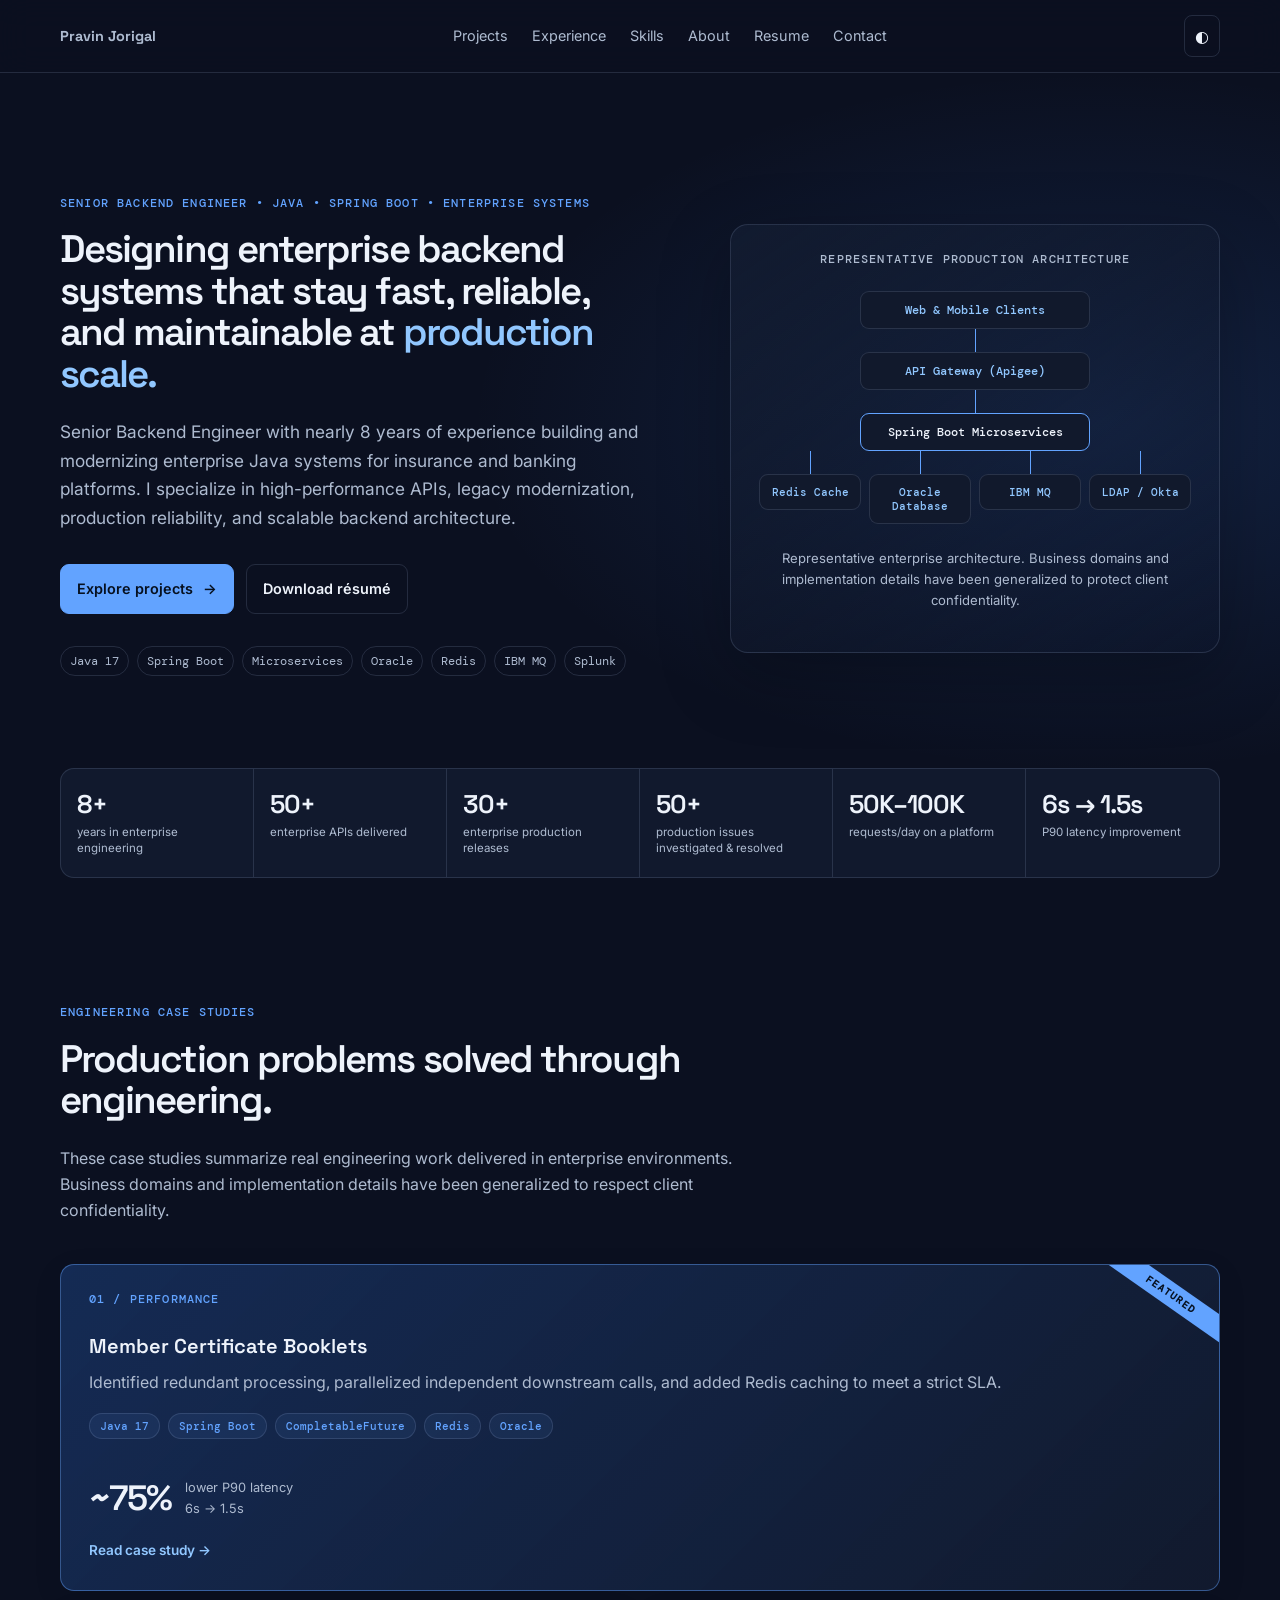
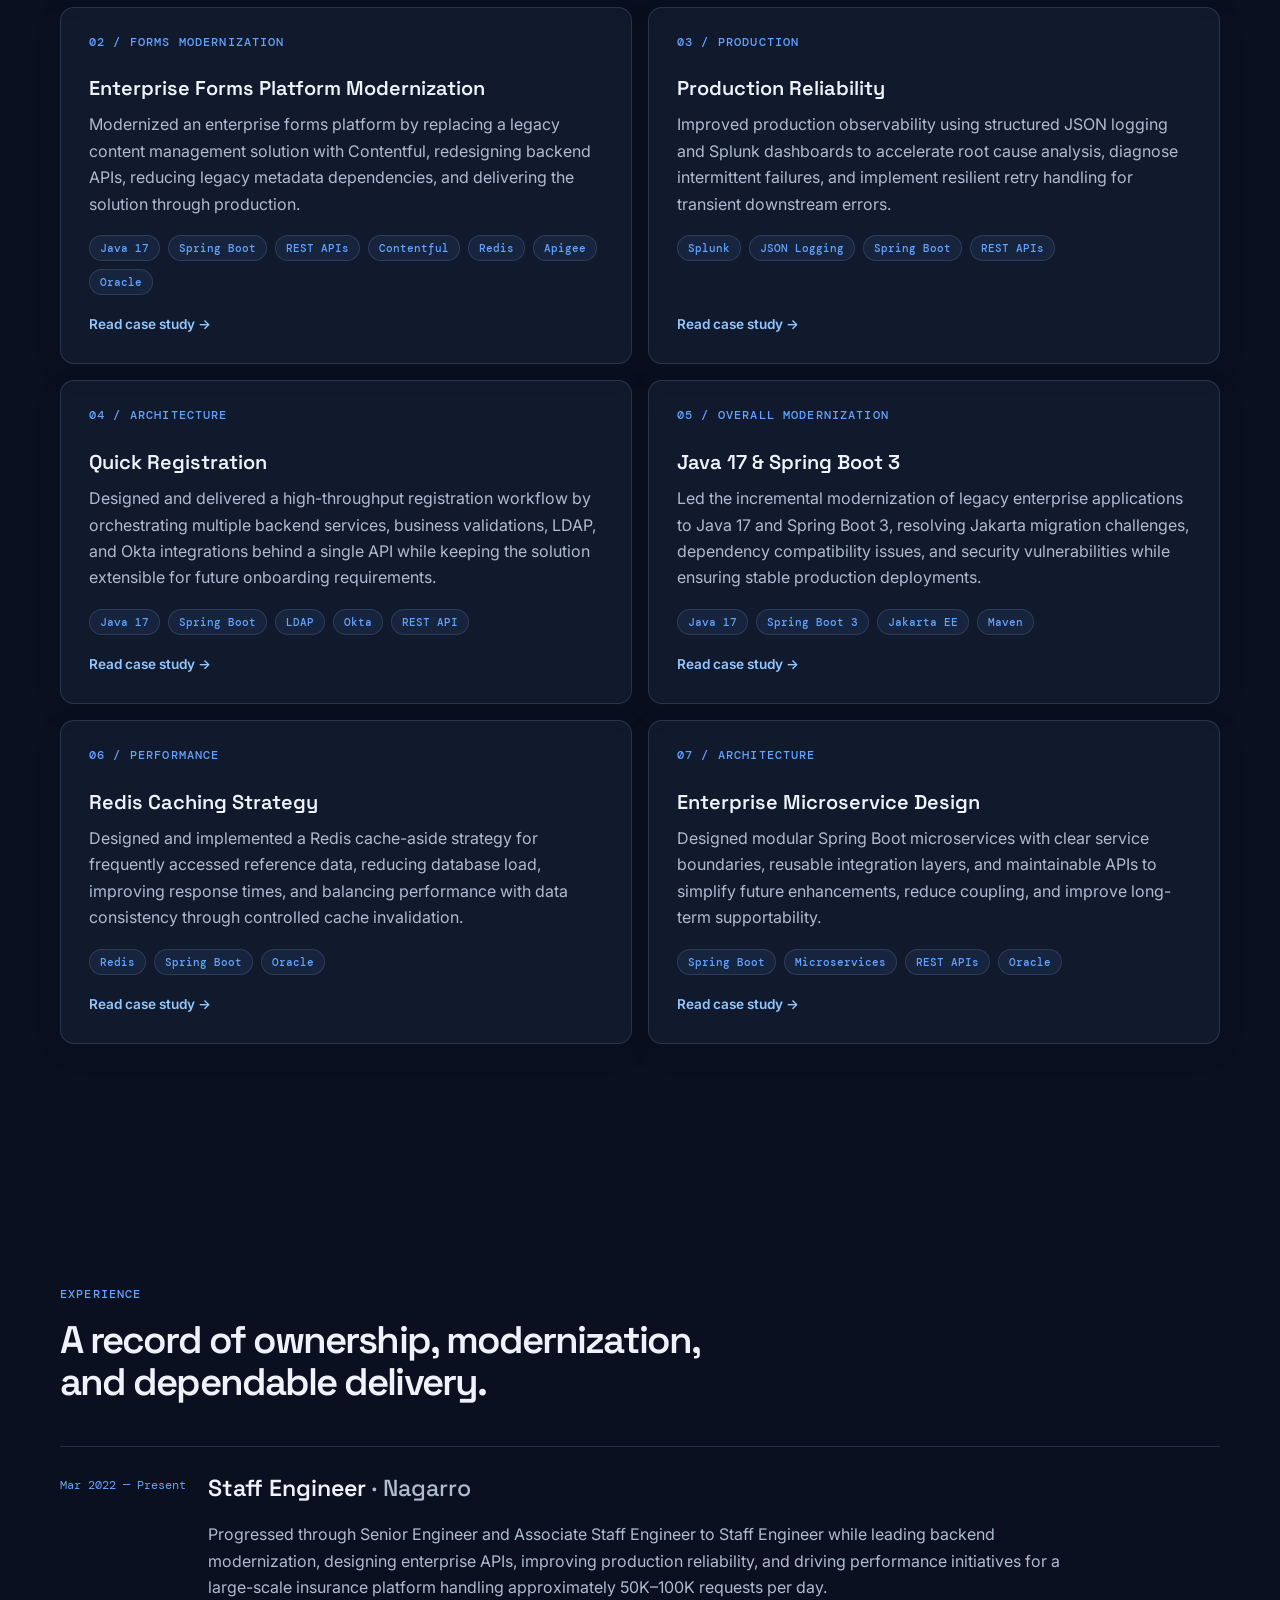
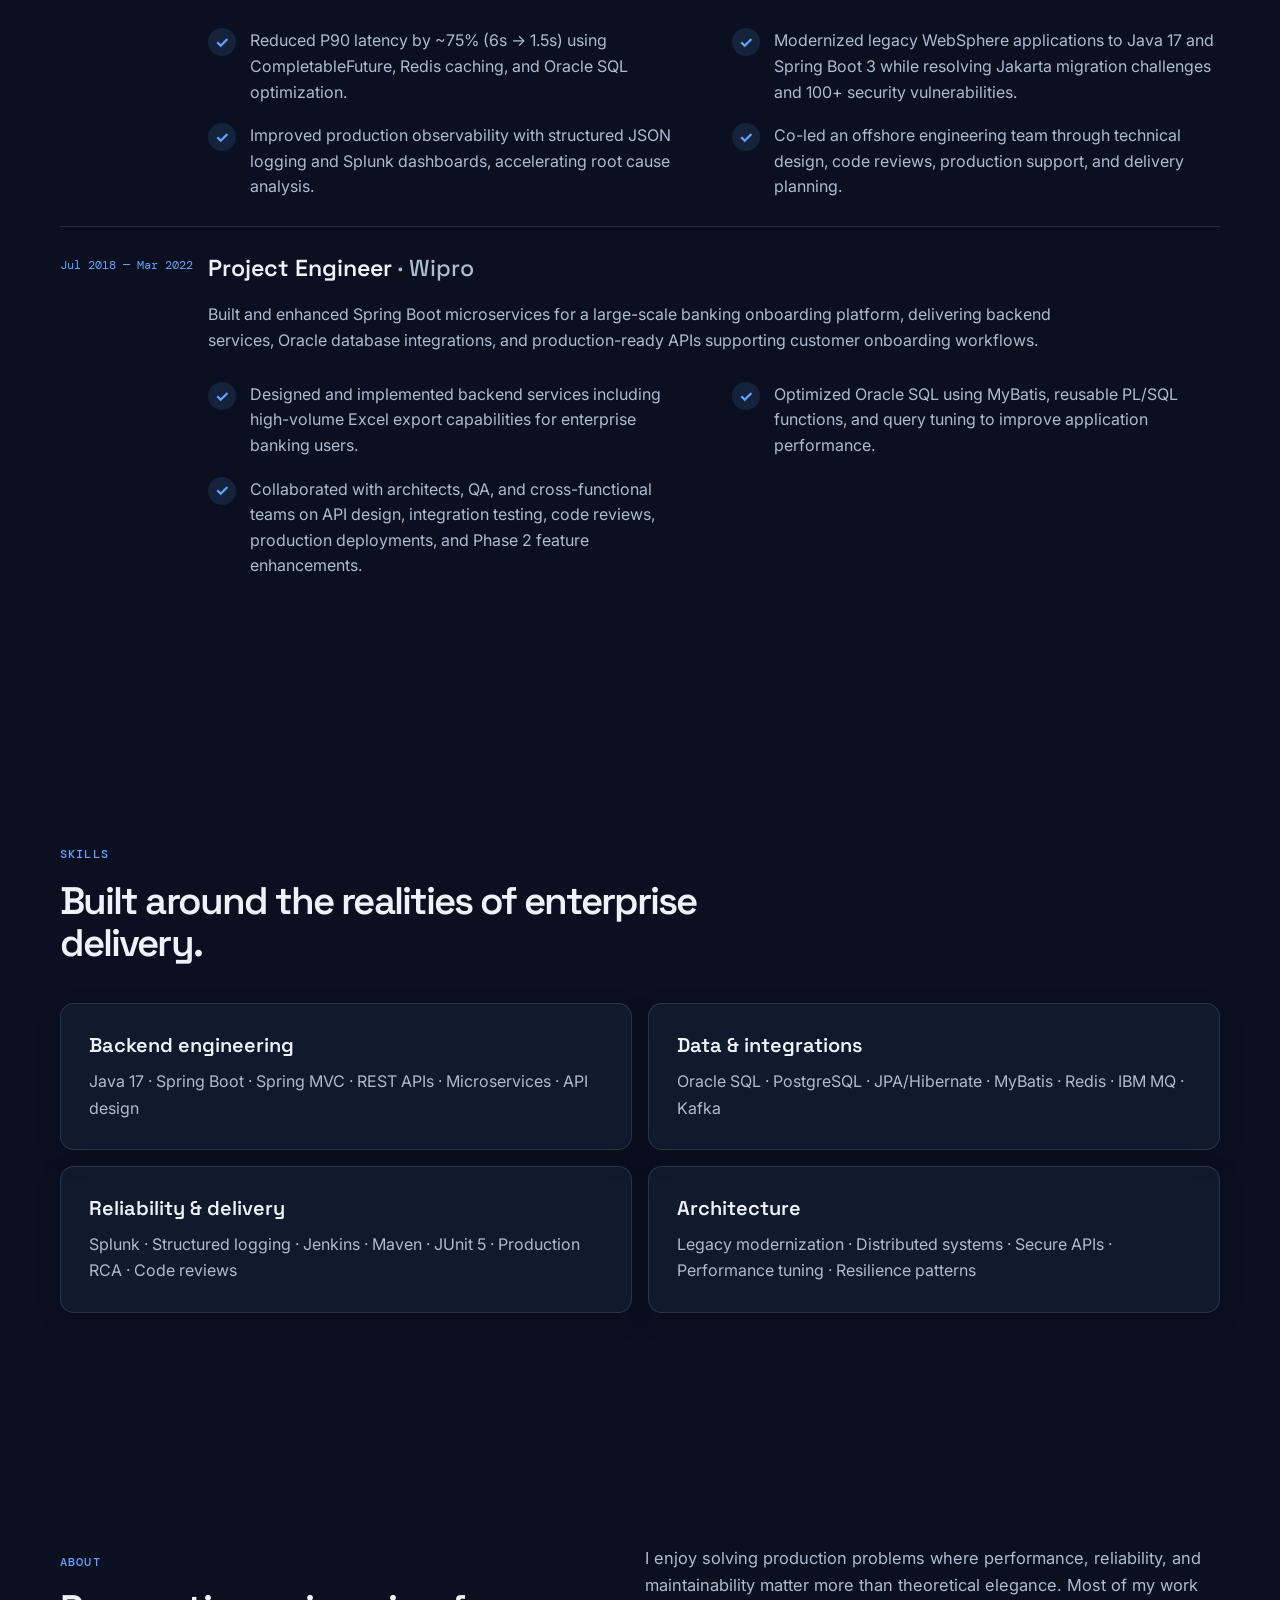
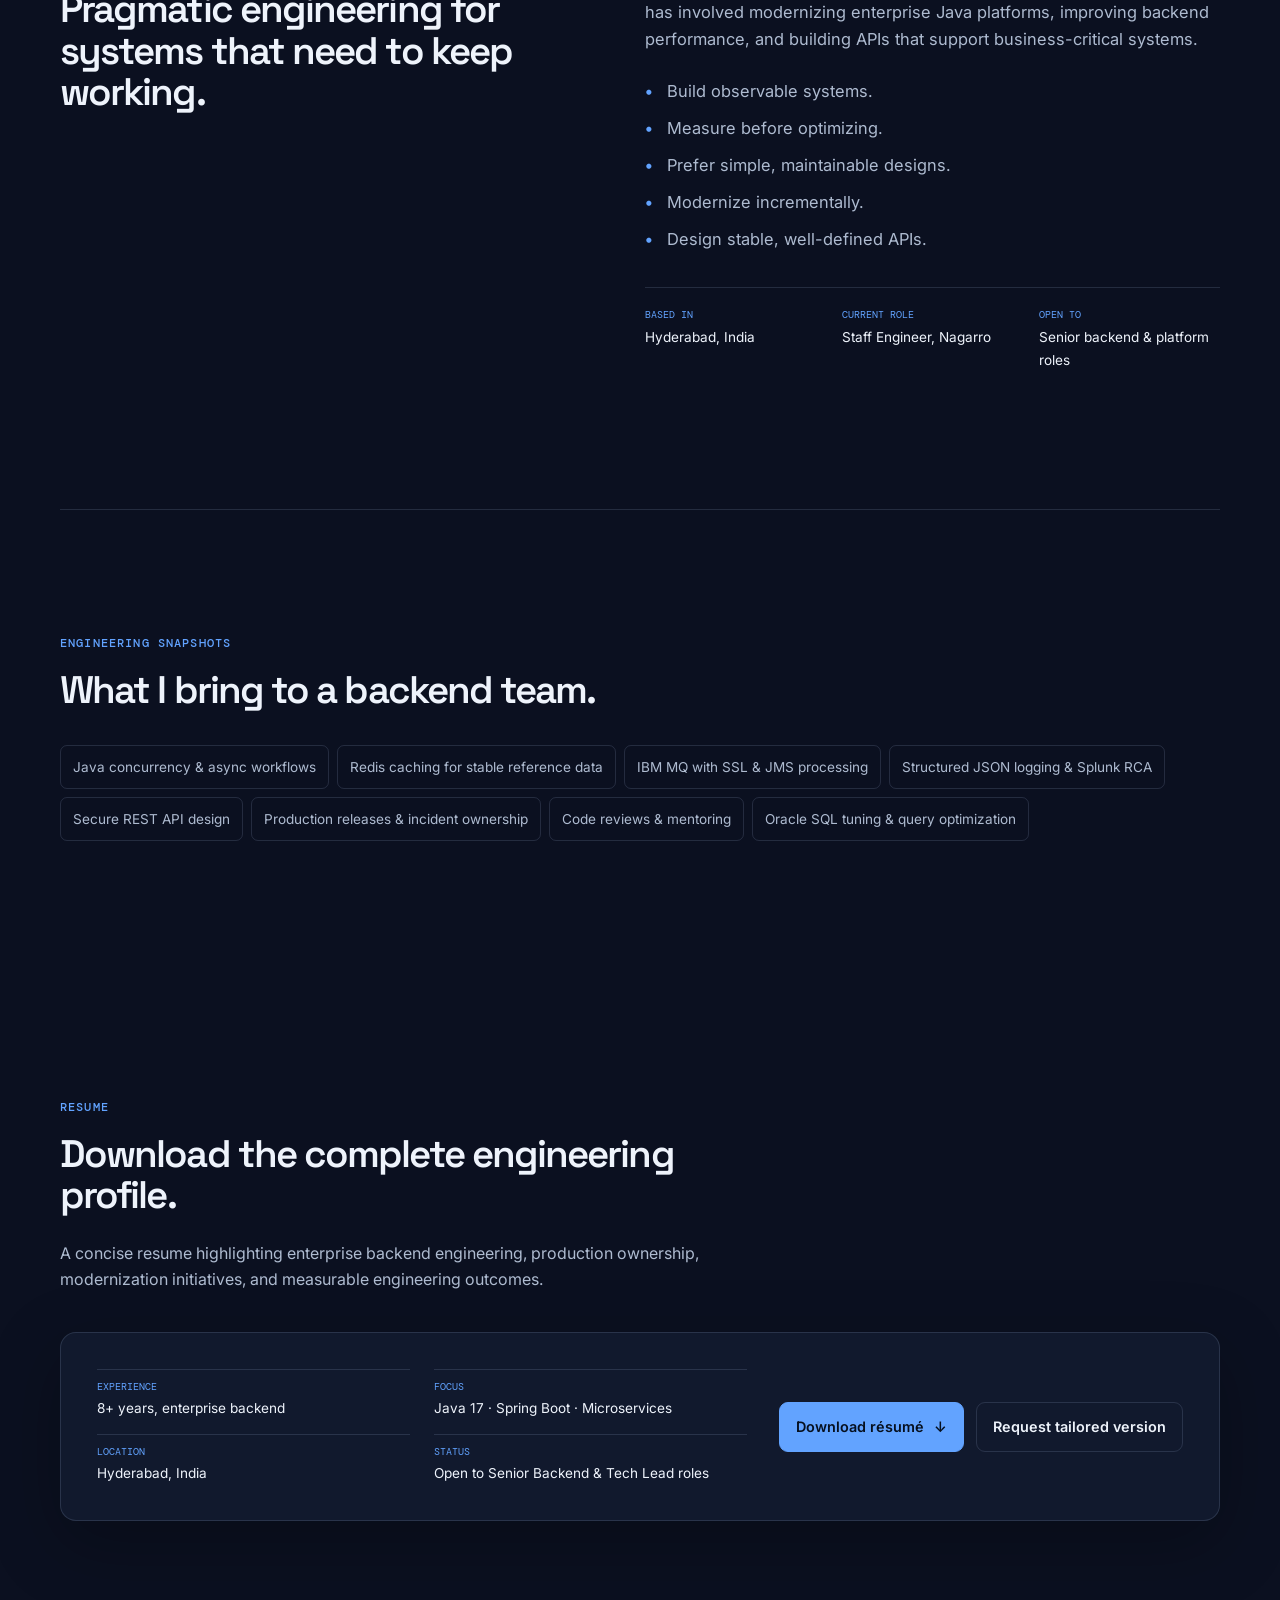
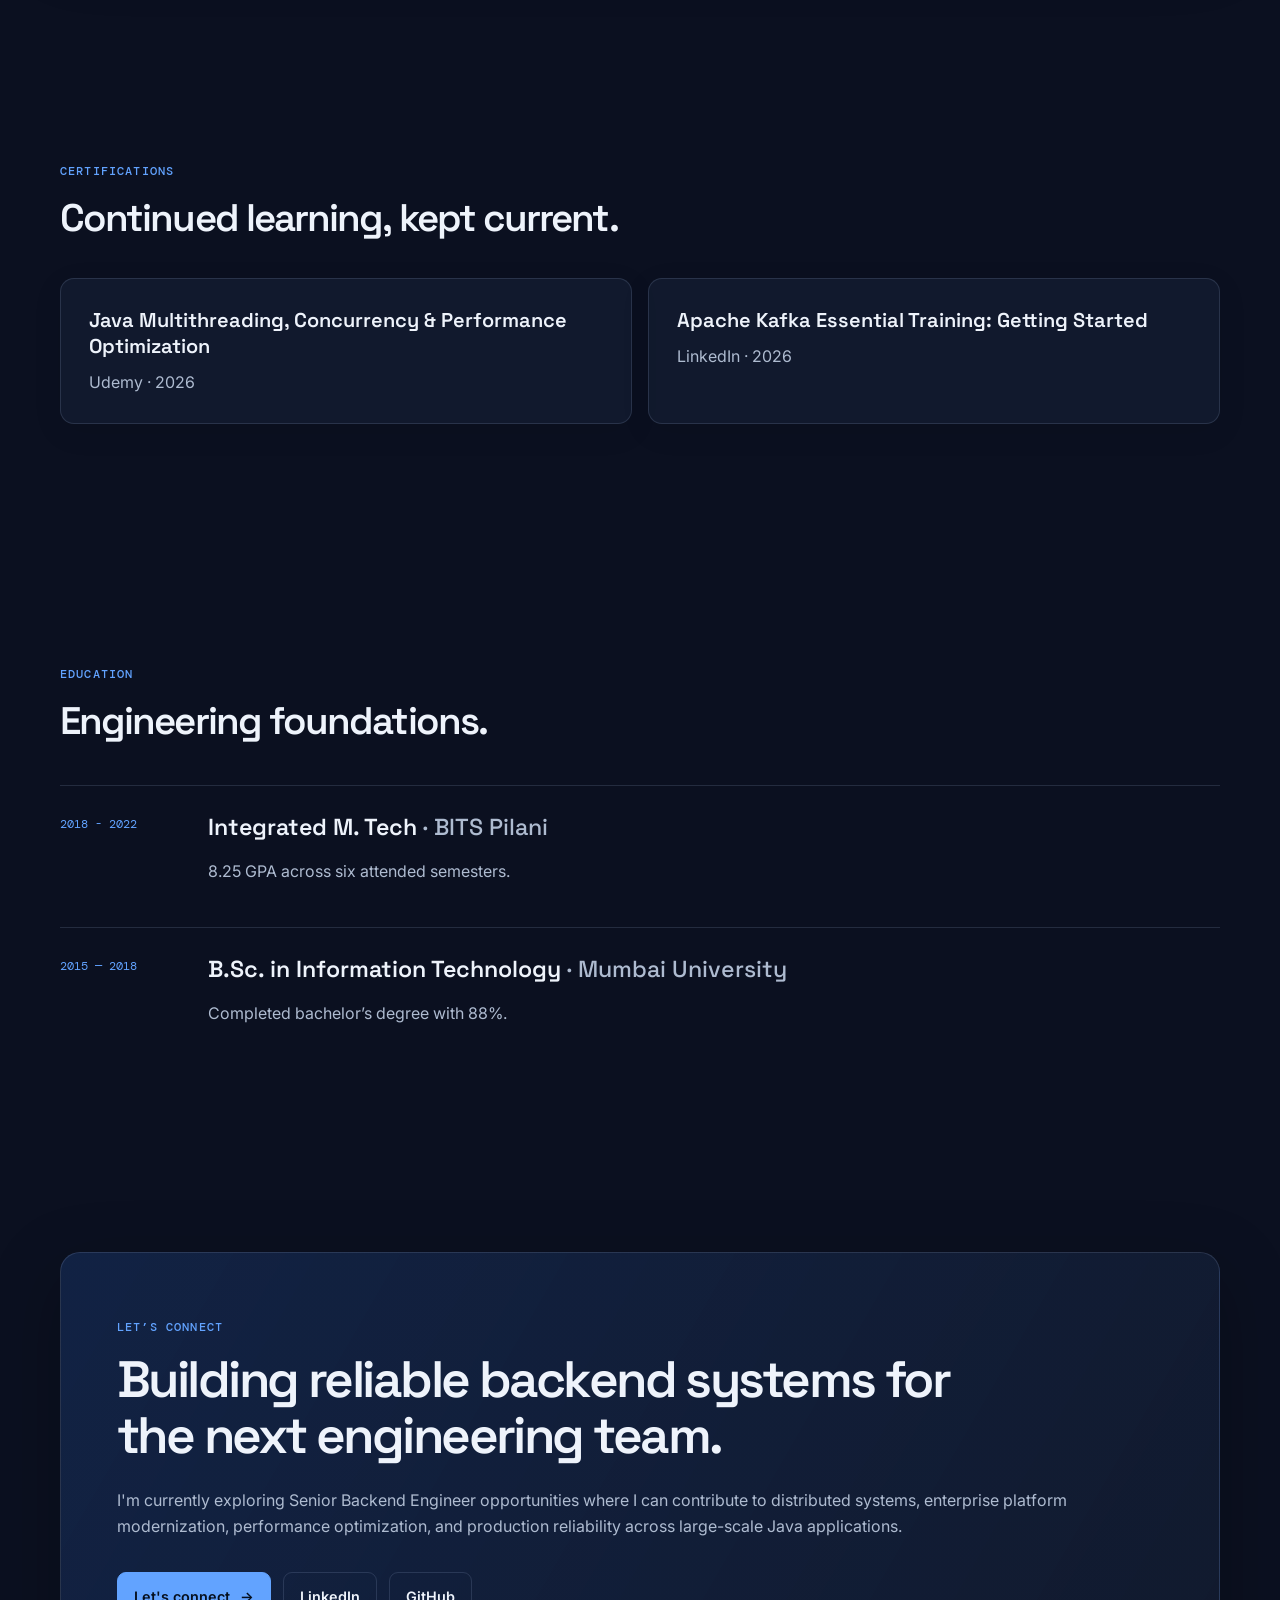
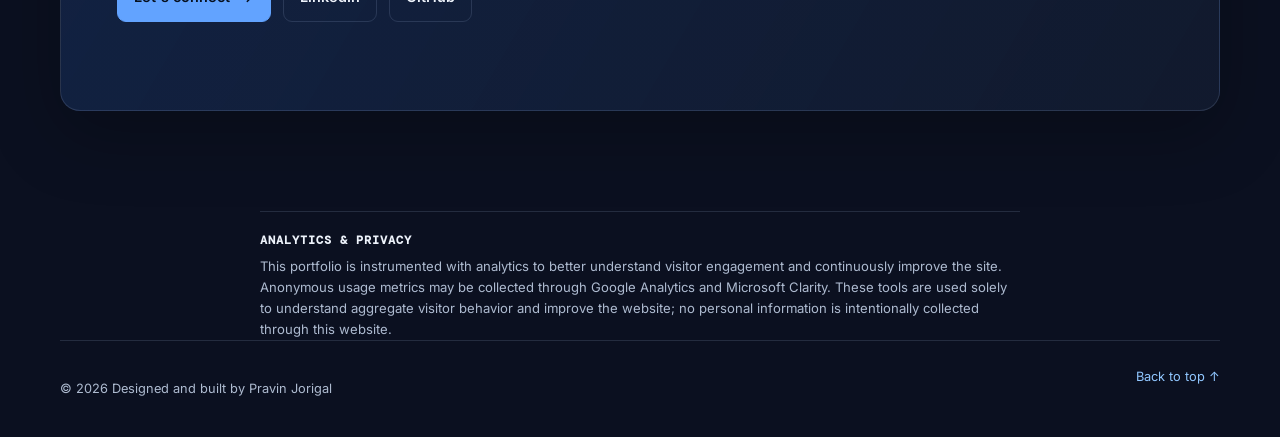
<file: index.html>
<!doctype html>
<html lang="en">
<head>
    <!-- Google tag (gtag.js) -->
    <script async src="https://www.googletagmanager.com/gtag/js?id=G-LBNZE4SZ3R"></script>
    <script>
        window.dataLayer = window.dataLayer || [];
        function gtag(){dataLayer.push(arguments);}
        gtag('js', new Date());

        gtag('config', 'G-LBNZE4SZ3R');
    </script>

    <script type="text/javascript">
        (function(c,l,a,r,i,t,y){
            c[a]=c[a]||function(){(c[a].q=c[a].q||[]).push(arguments)};
            t=l.createElement(r);t.async=1;t.src="https://www.clarity.ms/tag/"+i;
            y=l.getElementsByTagName(r)[0];y.parentNode.insertBefore(t,y);
        })(window, document, "clarity", "script", "xumeysewhf");
    </script>

    <meta charset="utf-8">
    <meta name="viewport" content="width=device-width, initial-scale=1">
    <meta name="description"
          content="Pravin is a Senior Java Backend Engineer building reliable enterprise systems with Java, Spring Boot, and microservices.">
    <meta name="theme-color" content="#0b1020">
    <meta property="og:title" content="Pravin Jorigal | Senior Java Backend Engineer">
    <meta property="og:description"
          content="Enterprise backend engineering, performance optimization, modernization, and production reliability.">
    <meta property="og:type" content="website">
    <title>Pravin Jorigal | Senior Java Backend Engineer</title>
    <link rel="preconnect" href="https://fonts.googleapis.com">
    <link rel="preconnect" href="https://fonts.gstatic.com" crossorigin>
    <link href="https://fonts.googleapis.com/css2?family=DM+Mono:wght@400;500&family=Inter:wght@400;500;600;700&family=Space+Grotesk:wght@500;600;700&display=swap"
          rel="stylesheet">
    <link rel="stylesheet" href="style.css">
</head>
<body>
<a class="skip-link" href="#main">Skip to content</a>
<div class="scroll-progress" aria-hidden="true"></div>
<header class="site-header">
    <nav class="nav shell" aria-label="Primary navigation">
        <a class="wordmark" href="#top" aria-label="Pravin home">Pravin Jorigal</a>
        <button class="menu-toggle" type="button" aria-expanded="false" aria-controls="nav-links">Menu</button>
        <div class="nav-links" id="nav-links">
            <a href="#projects">Projects</a>
            <a href="#experience">Experience</a>
            <a href="#skills">Skills</a>
            <a href="#about">About</a>
            <a href="#resume">Resume</a>
            <a href="#contact">Contact</a>
        </div>
        <button class="theme-toggle" type="button" aria-label="Switch color theme"><span aria-hidden="true">◐</span>
        </button>
    </nav>
</header>

<main id="main">
    <section class="hero shell" id="top">
        <div class="hero-copy reveal">
            <p class="kicker">Senior Backend Engineer • Java • Spring Boot • Enterprise Systems</p>
            <h1>Designing enterprise backend systems that stay fast, reliable, and maintainable at <em>production
                scale.</em></h1>
            <p class="lead">
                Senior Backend Engineer with nearly 8 years of experience building and modernizing enterprise Java
                systems for insurance and banking platforms. I specialize in high-performance APIs, legacy
                modernization, production reliability, and scalable backend architecture.
            </p>
            <div class="actions"><a class="button primary" href="#projects">Explore projects <span>→</span></a><a
                    class="button quiet" id="hero-resume" href="assets/documents/Pravin_Resume.pdf" download
                    onclick="trackResumeDownload()">Download
                résumé</a></div>
            <ul class="hero-tags" aria-label="Core technologies">
                <li>Java 17</li>
                <li>Spring Boot</li>
                <li>Microservices</li>
                <li>Oracle</li>
                <li>Redis</li>
                <li>IBM MQ</li>
                <li>Splunk</li>
            </ul>
        </div>
        <div class="system-map reveal" aria-label="Representative enterprise backend architecture">

    <span class="map-label">
        Representative production architecture
    </span>
            <div class="node client">
                Web & Mobile Clients
            </div>
            <i></i>
            <div class="node gateway">
                API Gateway (Apigee)
            </div>
            <i></i>
            <div class="node service">
                Spring Boot Microservices
            </div>
            <div class="branches">
                <div>
                    <i></i>
                    <div class="node small">
                        Redis Cache
                    </div>
                </div>
                <div>
                    <i></i>
                    <div class="node small">
                        Oracle Database
                    </div>
                </div>
                <div>
                    <i></i>
                    <div class="node small">
                        IBM MQ
                    </div>
                </div>
                <div>
                    <i></i>
                    <div class="node small">
                        LDAP / Okta
                    </div>
                </div>
            </div>
            <p class="diagram-note">
                Representative enterprise architecture.
                Business domains and implementation details have been generalized to protect client confidentiality.
            </p>
        </div>
    </section>

    <section class="metrics shell" id="metrics-container" aria-label="Career highlights"></section>

    <section id="projects" class="section shell">
        <div class="section-intro reveal">
            <p class="kicker">Engineering Case Studies</p>
            <h2>
                Production problems solved through engineering.
            </h2>
            <p>
                These case studies summarize real engineering work delivered in enterprise
                environments. Business domains and implementation details have been
                generalized to respect client confidentiality.
            </p>
        </div>
        <div class="case-grid" id="projects-container"></div>
    </section>

    <section id="experience" class="section shell">
        <div class="section-intro reveal"><p class="kicker">Experience</p>
            <h2>A record of ownership, modernization, and dependable delivery.</h2></div>
        <ol class="timeline" id="experience-container"></ol>
    </section>

    <section id="skills" class="section shell">
        <div class="section-intro reveal"><p class="kicker">Skills</p>
            <h2>Built around the realities of enterprise delivery.</h2></div>
        <div class="capability-grid" id="skills-container"></div>
    </section>

    <section id="about" class="section shell two-col">
        <div class="section-intro reveal"><p class="kicker">About</p>
            <h2>Pragmatic engineering for systems that need to keep working.</h2></div>
        <div class="prose reveal">
            <p>
                I enjoy solving production problems where performance, reliability,
                and maintainability matter more than theoretical elegance. Most of my
                work has involved modernizing enterprise Java platforms, improving backend
                performance, and building APIs that support business-critical systems.
            </p>
            <ul class="engineering-principles">
                <li>Build observable systems.</li>
                <li>Measure before optimizing.</li>
                <li>Prefer simple, maintainable designs.</li>
                <li>Modernize incrementally.</li>
                <li>Design stable, well-defined APIs.</li>
            </ul>
            <dl class="facts">
                <div>
                    <dt>Based in</dt>
                    <dd>Hyderabad, India</dd>
                </div>
                <div>
                    <dt>Current role</dt>
                    <dd>Staff Engineer, Nagarro</dd>
                </div>
                <div>
                    <dt>Open to</dt>
                    <dd>Senior backend &amp; platform roles</dd>
                </div>
            </dl>
        </div>
    </section>

    <section class="section shell snapshots">
        <div class="section-intro reveal"><p class="kicker">Engineering snapshots</p>
            <h2>What I bring to a backend team.</h2></div>
        <ul class="snapshot-list reveal" id="snapshots-container"></ul>
    </section>

    <section id="resume" class="section shell resume-section">
        <div class="section-intro reveal">
            <p class="kicker">Resume</p>
            <h2>
                Download the complete engineering profile.
            </h2>
            <p>
                A concise resume highlighting enterprise backend engineering,
                production ownership, modernization initiatives, and measurable
                engineering outcomes.
            </p>
        </div>
        <div class="resume-card reveal">
            <dl class="resume-summary" id="resume-summary"></dl>
            <div class="actions"><a class="button primary" id="resume-download"
                                    href="assets/documents/Pravin_Resume.pdf" download
                                    onclick="trackResumeDownload()">Download résumé
                <span>↓</span></a>
                <a class="button quiet"
                   href="mailto:jorigalpravin@gmail.com?subject=Resume%20Request"
                   onclick="trackEmail()">
                    Request tailored version
                </a>
            </div>
        </div>
    </section>

    <section id="certifications" class="section shell">
        <div class="section-intro reveal"><p class="kicker">Certifications</p>
            <h2>Continued learning, kept current.</h2></div>
        <div class="capability-grid" id="certifications-container"></div>
    </section>

    <section id="education" class="section shell">
        <div class="section-intro reveal"><p class="kicker">Education</p>
            <h2>Engineering foundations.</h2></div>
        <ol class="timeline" id="education-container"></ol>
    </section>

    <section id="contact" class="contact shell reveal"><p class="kicker">Let’s connect</p>
        <h2>
            Building reliable backend systems for the next engineering team.
        </h2>
        <p>
            I'm currently exploring Senior Backend Engineer opportunities where I can contribute to distributed systems,
            enterprise platform modernization, performance optimization, and production reliability across large-scale
            Java applications.
        </p>
        <div class="actions" id="social-container"><a class="button primary placeholder-email"
                                                      id="contact-email"
                                                      href="mailto:jorigalpravin@gmail.com?subject=Senior%20Backend%20Engineer%20Opportunity"
                                                      onclick="trackEmail()">
            Let's connect <span>→</span>
        </a><a class="button quiet placeholder-linkedin" id="contact-linkedin"
               href="https://linkedin.com/in/pravinjorigal" onclick="trackLinkedIn()">LinkedIn</a><a
                class="button quiet placeholder-github" id="contact-github" href="https://github.com/pravinjorigal"
                onclick="trackGitHub()">GitHub</a>
        </div>
    </section>
</main>
<div class="analytics-disclaimer">
    <strong>Analytics & Privacy</strong>
    <p>
        This portfolio is instrumented with analytics to better understand visitor engagement and continuously improve
        the site. Anonymous usage metrics may be collected through Google Analytics and Microsoft Clarity. These tools
        are used solely to understand aggregate visitor behavior and improve the website; no personal information is
        intentionally collected through this website.
    </p>
</div>
<footer class="footer shell"><p>© <span class="year"></span> Designed and built by Pravin Jorigal</p><a href="#top">Back
    to top ↑</a></footer>
<script src="script.js"></script>
</body>
</html>
</file>
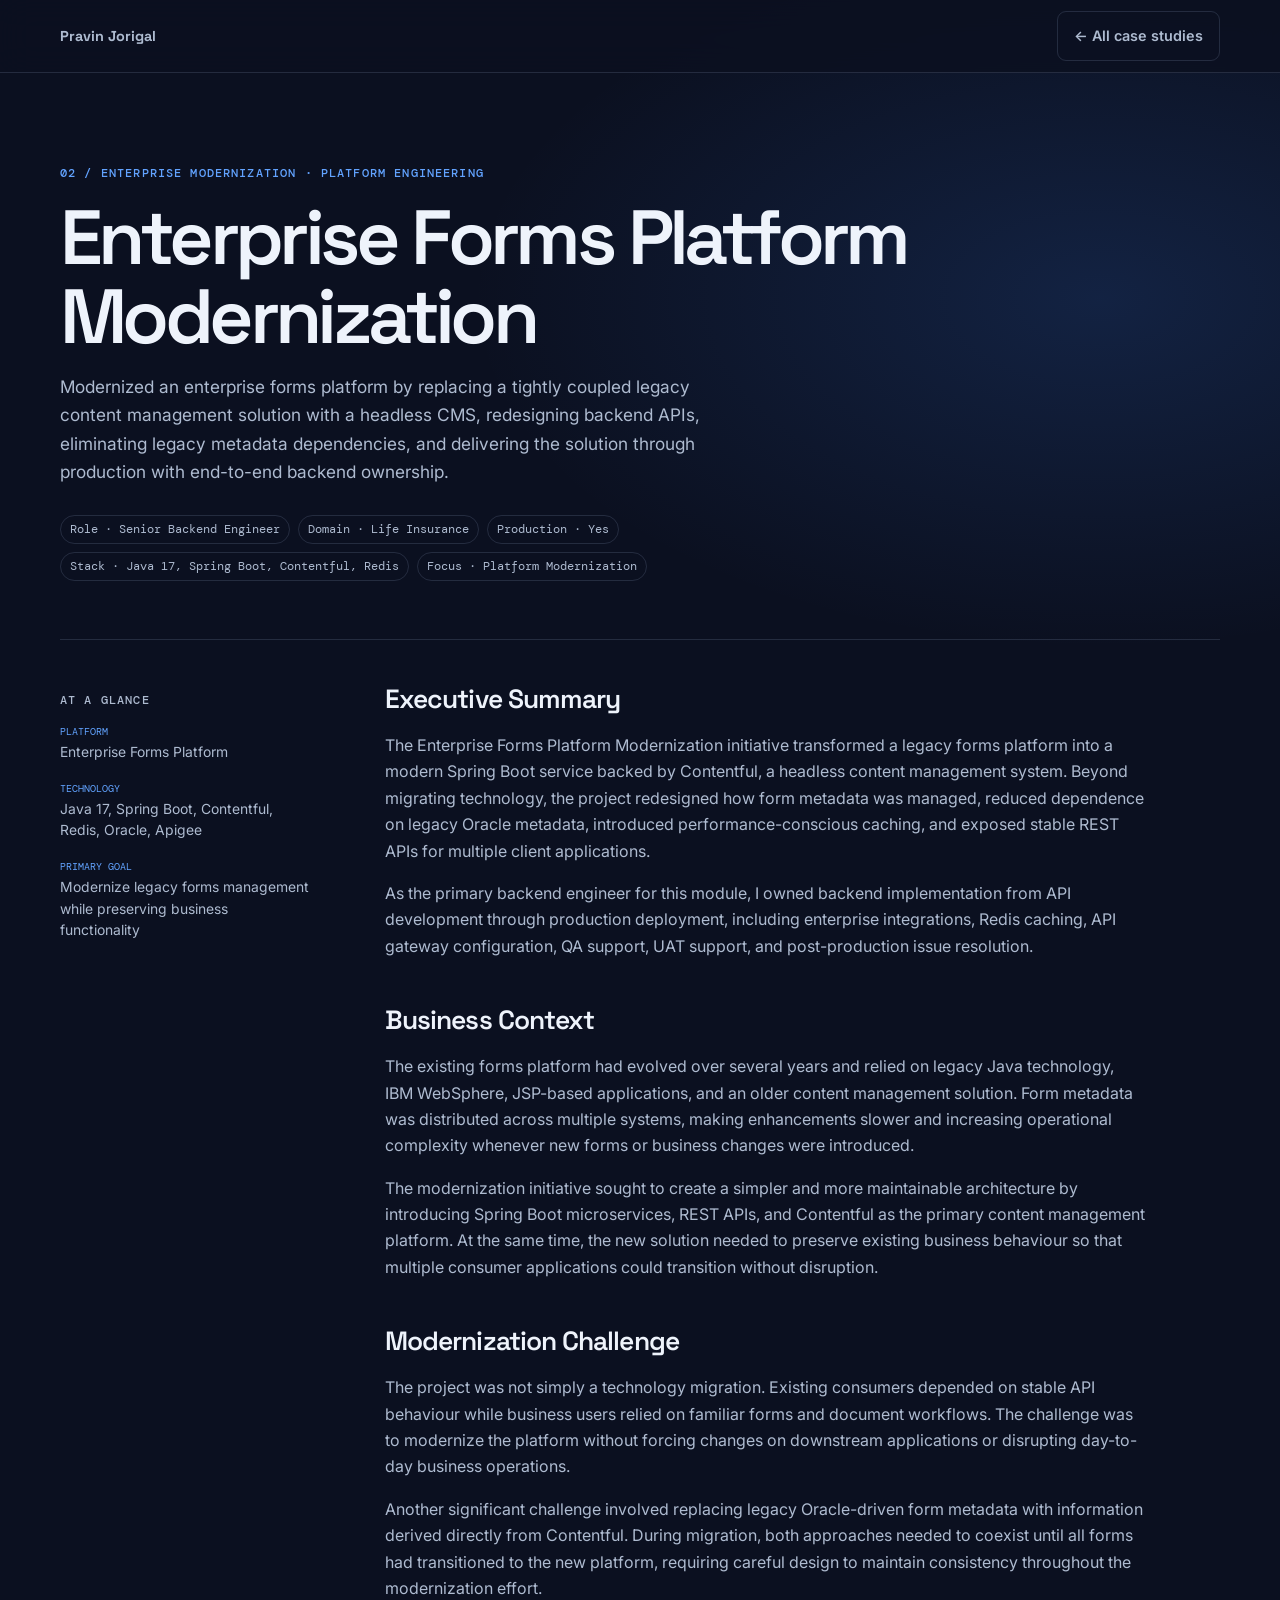
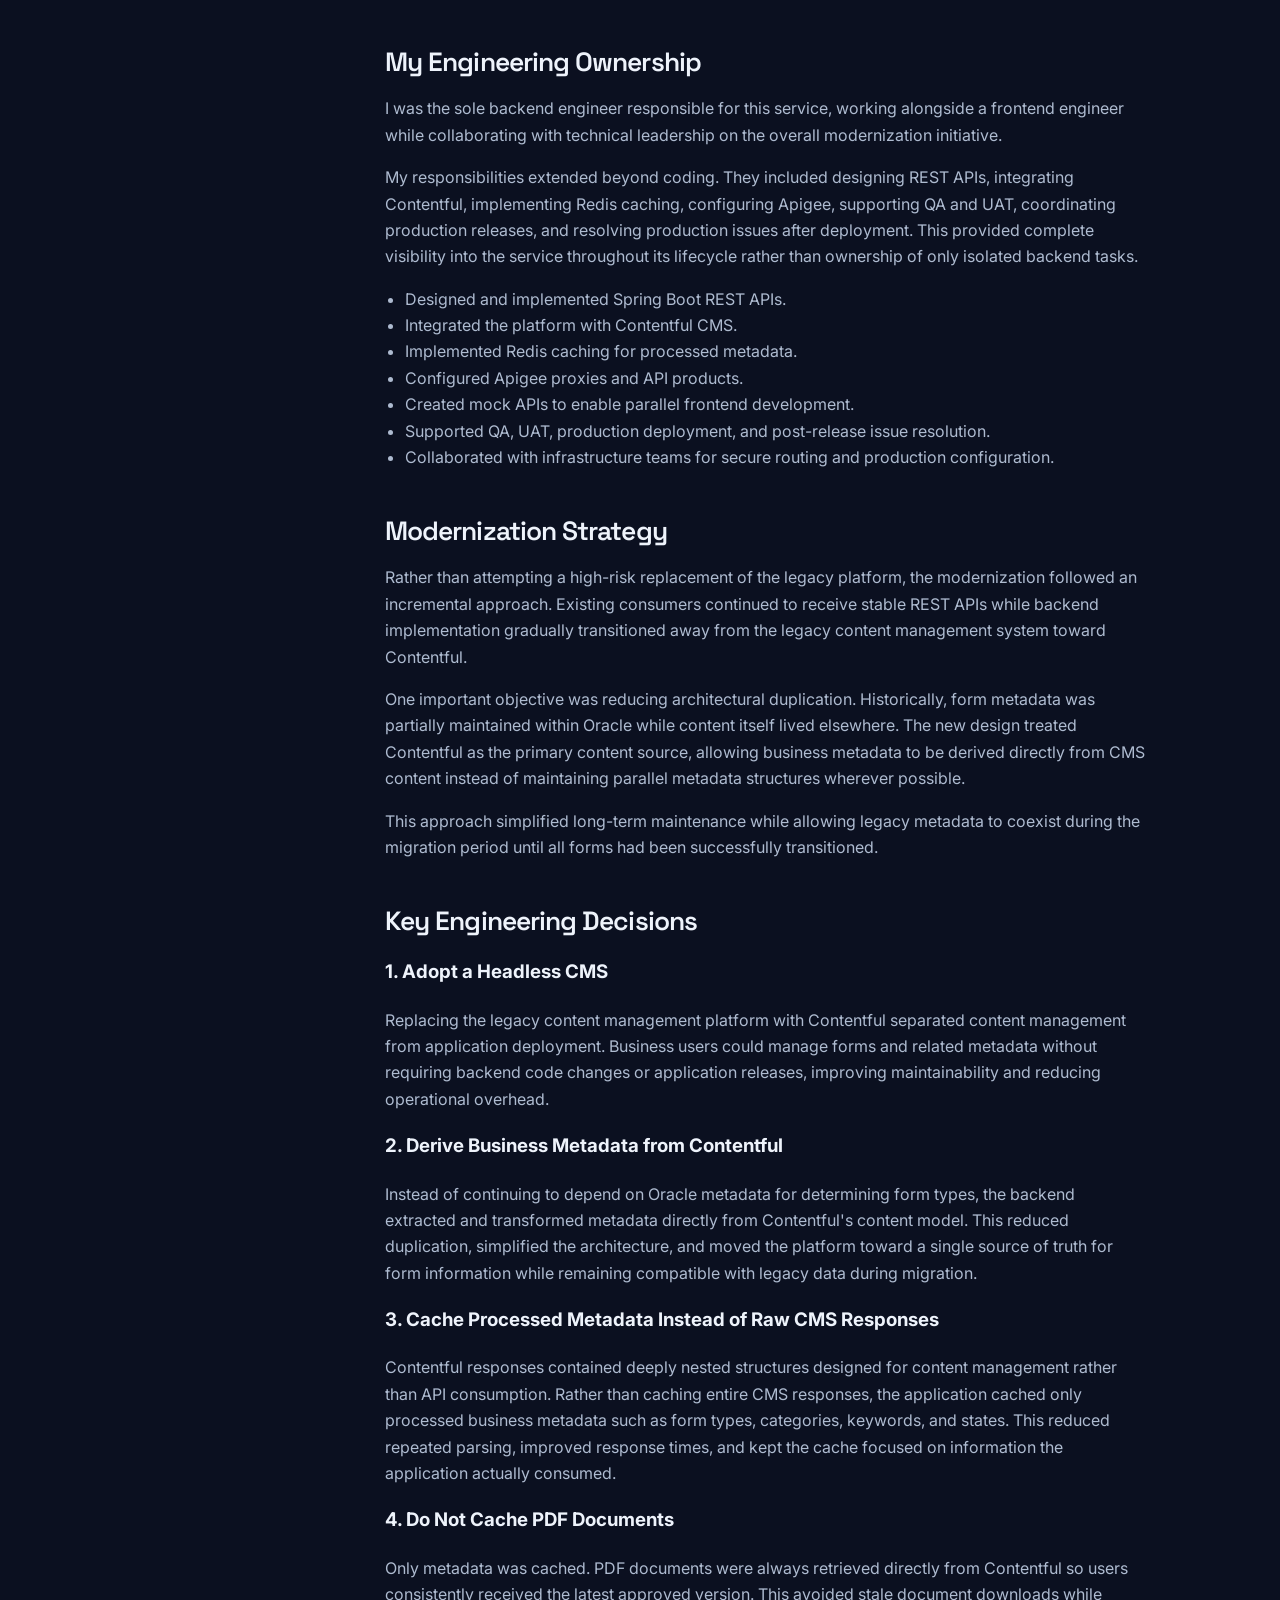
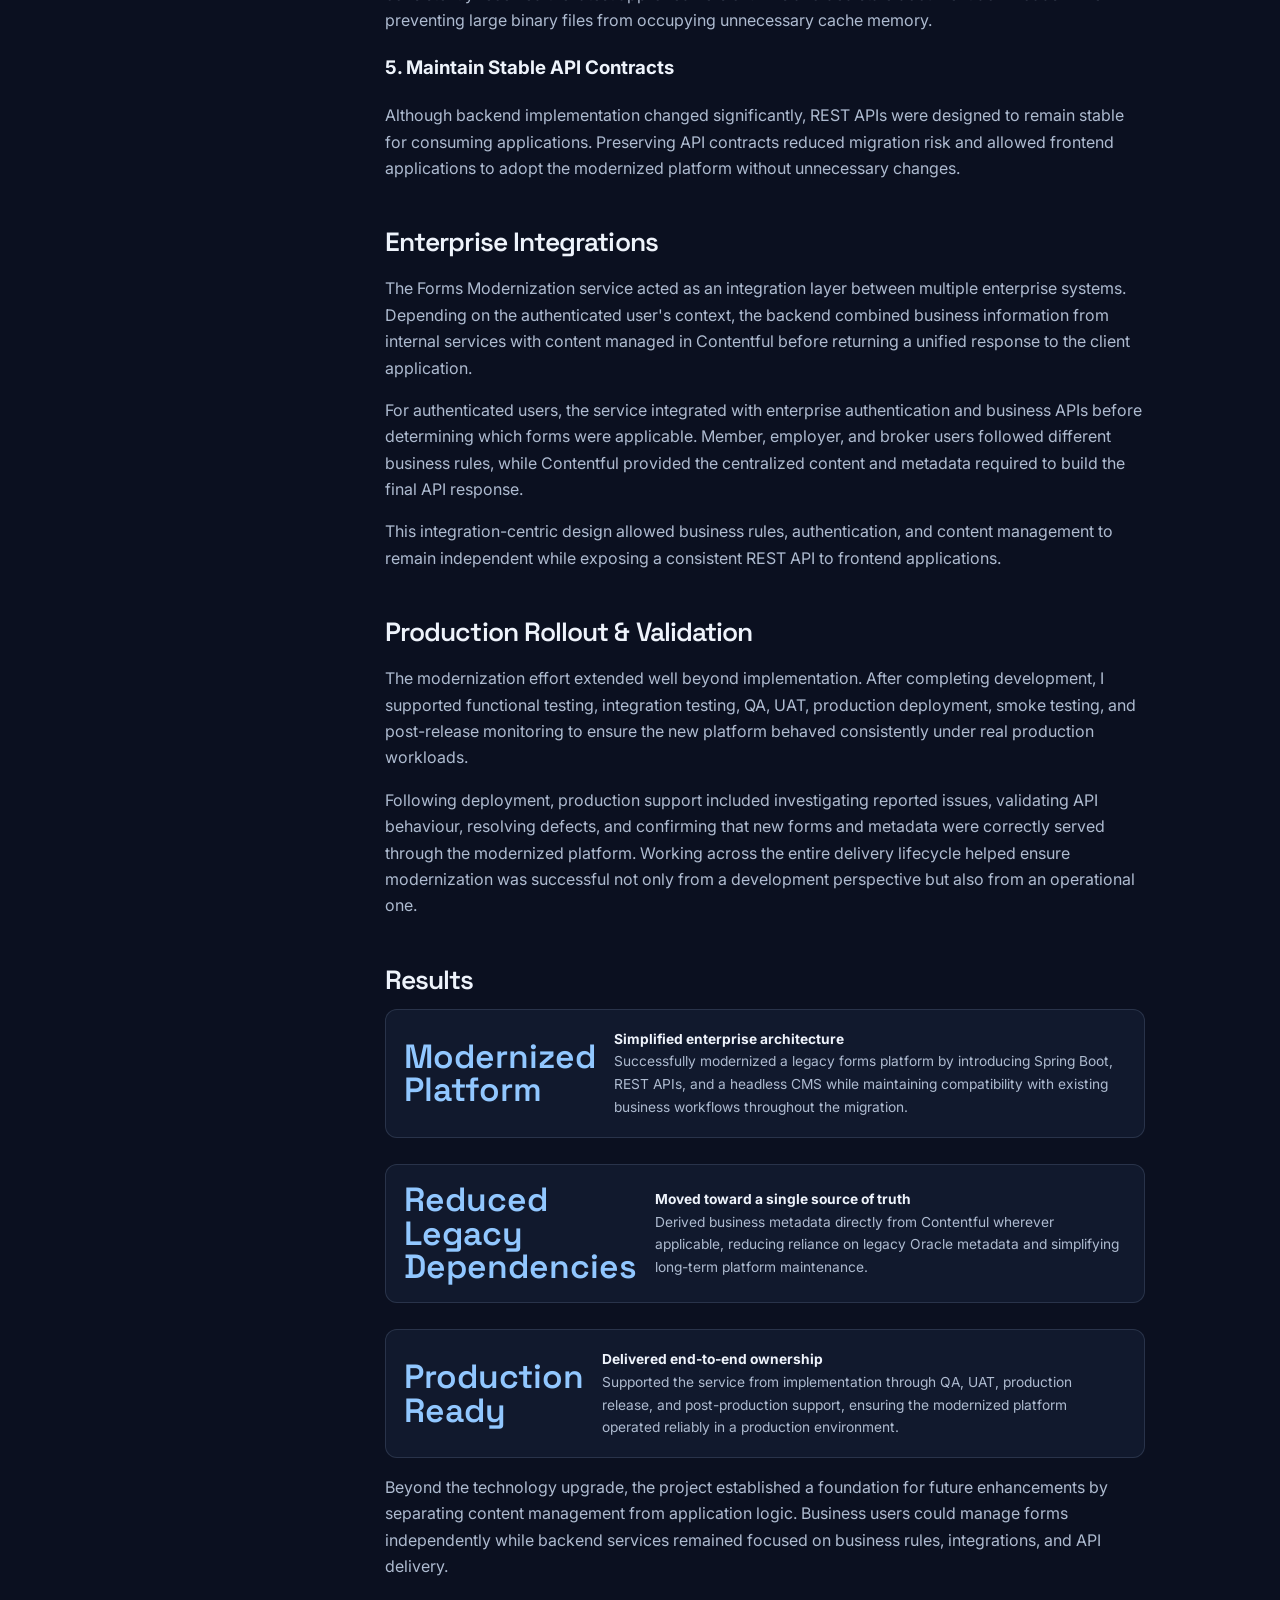
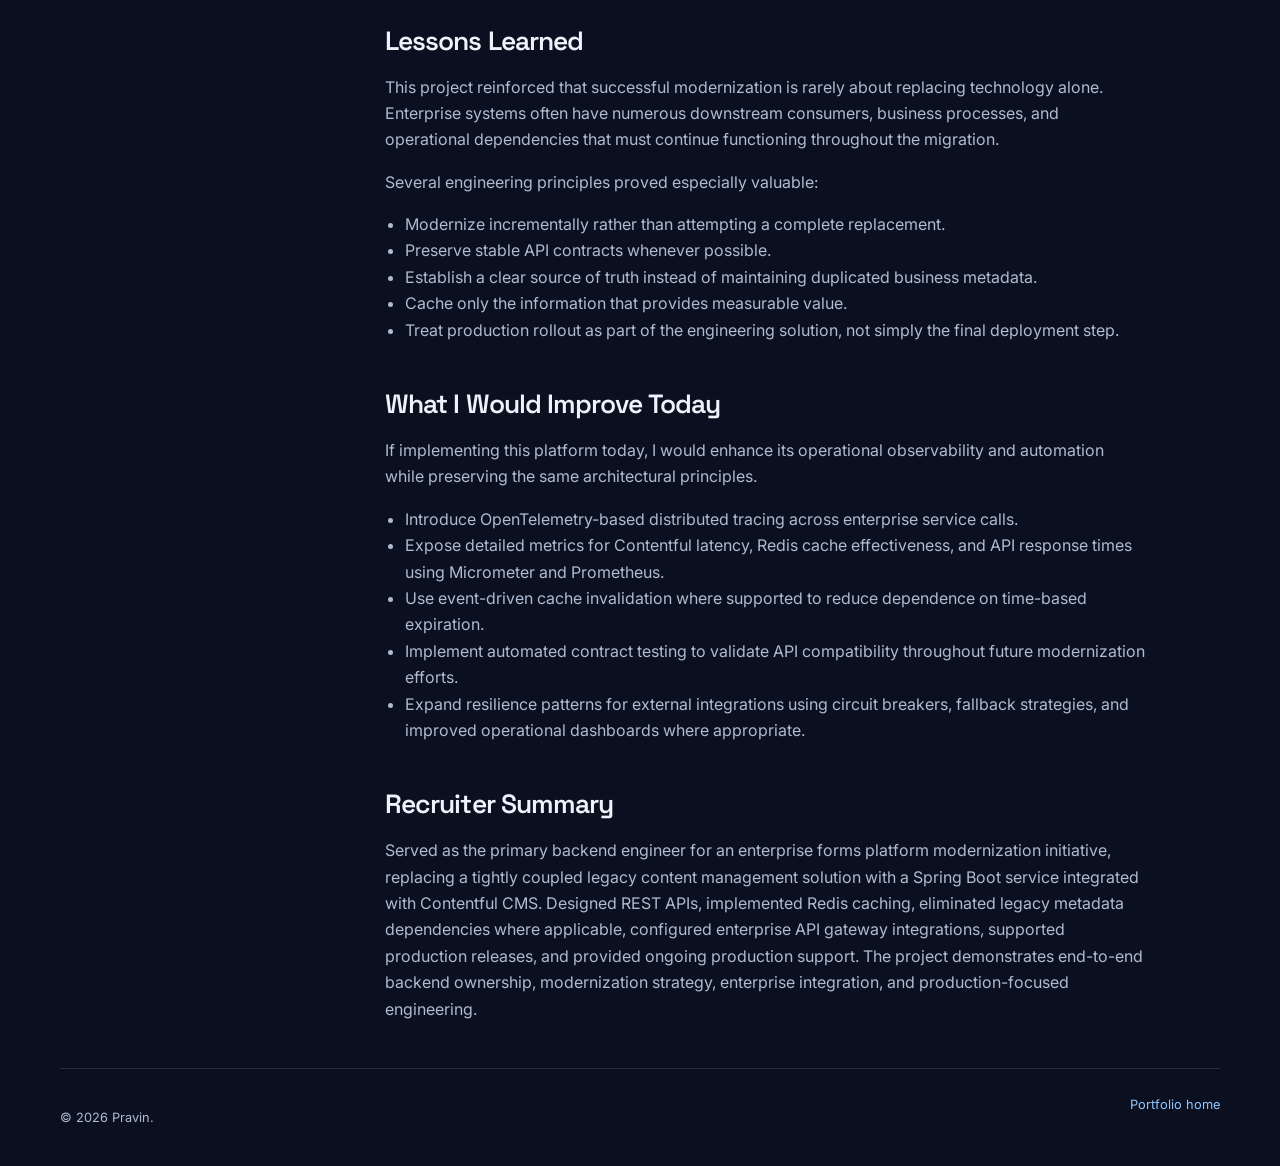
<file: projects/enterprise-forms-platform-modernization.html>
<!doctype html>
<html lang="en">

<head>
    <!-- Google tag (gtag.js) -->
    <script async src="https://www.googletagmanager.com/gtag/js?id=G-LBNZE4SZ3R"></script>
    <script>
        window.dataLayer = window.dataLayer || [];
        function gtag(){dataLayer.push(arguments);}
        gtag('js', new Date());

        gtag('config', 'G-LBNZE4SZ3R');
    </script>

    <script type="text/javascript">
        (function(c,l,a,r,i,t,y){
            c[a]=c[a]||function(){(c[a].q=c[a].q||[]).push(arguments)};
            t=l.createElement(r);t.async=1;t.src="https://www.clarity.ms/tag/"+i;
            y=l.getElementsByTagName(r)[0];y.parentNode.insertBefore(t,y);
        })(window, document, "clarity", "script", "xumeysewhf");
    </script>

    <meta charset="utf-8">

    <meta name="viewport" content="width=device-width,initial-scale=1">

    <meta name="description"
          content="An enterprise forms platform modernization case study by Pravin, covering Spring Boot, Java 17, Contentful CMS, Redis caching, REST APIs, and production delivery.">

    <title>Enterprise Forms Platform Modernization | Pravin Jorigal</title>

    <link rel="preconnect" href="https://fonts.googleapis.com">

    <link rel="preconnect" href="https://fonts.gstatic.com" crossorigin>

    <link href="https://fonts.googleapis.com/css2?family=DM+Mono:wght@400;500&family=Inter:wght@400;500;600;700&family=Space+Grotesk:wght@500;600;700&display=swap"
          rel="stylesheet">

    <link rel="stylesheet" href="../style.css">

</head>

<body>

<header class="site-header">

    <nav class="nav shell">

        <a class="wordmark" href="../index.html">

            Pravin Jorigal

        </a>

        <a class="button quiet" href="../index.html#projects">

            ← All case studies

        </a>

    </nav>

</header>

<main class="case-page shell">

    <section class="case-hero reveal">

        <p class="kicker">

            02 / Enterprise Modernization · Platform Engineering

        </p>

        <h1>

            Enterprise Forms Platform Modernization

        </h1>

        <p class="lead">

            Modernized an enterprise forms platform by replacing a tightly coupled legacy
            content management solution with a headless CMS, redesigning backend APIs,
            eliminating legacy metadata dependencies, and delivering the solution through
            production with end-to-end backend ownership.

        </p>

        <div class="case-meta">

<span>

Role · Senior Backend Engineer

</span>

            <span>

Domain · Life Insurance

</span>

            <span>

Production · Yes

</span>

            <span>

Stack · Java 17, Spring Boot, Contentful, Redis

</span>

            <span>

Focus · Platform Modernization

</span>

        </div>

    </section>

    <section class="case-content reveal">

        <aside>

            <p class="kicker">

                At a glance

            </p>

            <dl>

                <dt>

                    Platform

                </dt>

                <dd>

                    Enterprise Forms Platform

                </dd>

                <dt>

                    Technology

                </dt>

                <dd>

                    Java 17, Spring Boot, Contentful, Redis, Oracle, Apigee

                </dd>

                <dt>

                    Primary Goal

                </dt>

                <dd>

                    Modernize legacy forms management while preserving business functionality

                </dd>

            </dl>

        </aside>

        <div>

            <h2>

                Executive Summary

            </h2>

            <p>

                The Enterprise Forms Platform Modernization initiative transformed a legacy forms platform into a
                modern Spring Boot service backed by Contentful, a headless content management
                system. Beyond migrating technology, the project redesigned how form metadata
                was managed, reduced dependence on legacy Oracle metadata, introduced
                performance-conscious caching, and exposed stable REST APIs for multiple client
                applications.

            </p>

            <p>

                As the primary backend engineer for this module, I owned backend implementation
                from API development through production deployment, including enterprise
                integrations, Redis caching, API gateway configuration, QA support, UAT support,
                and post-production issue resolution.

            </p>

            <h2>

                Business Context

            </h2>

            <p>

                The existing forms platform had evolved over several years and relied on legacy
                Java technology, IBM WebSphere, JSP-based applications, and an older content
                management solution. Form metadata was distributed across multiple systems,
                making enhancements slower and increasing operational complexity whenever new
                forms or business changes were introduced.

            </p>

            <p>

                The modernization initiative sought to create a simpler and more maintainable
                architecture by introducing Spring Boot microservices, REST APIs, and
                Contentful as the primary content management platform. At the same time, the
                new solution needed to preserve existing business behaviour so that multiple
                consumer applications could transition without disruption.

            </p>

            <h2>

                Modernization Challenge

            </h2>

            <p>

                The project was not simply a technology migration. Existing consumers depended
                on stable API behaviour while business users relied on familiar forms and
                document workflows. The challenge was to modernize the platform without forcing
                changes on downstream applications or disrupting day-to-day business
                operations.

            </p>

            <p>

                Another significant challenge involved replacing legacy Oracle-driven form
                metadata with information derived directly from Contentful. During migration,
                both approaches needed to coexist until all forms had transitioned to the new
                platform, requiring careful design to maintain consistency throughout the
                modernization effort.

            </p>
            <h2>

                My Engineering Ownership

            </h2>

            <p>

                I was the sole backend engineer responsible for this service, working alongside
                a frontend engineer while collaborating with technical leadership on the overall
                modernization initiative.
            </p>

            <p>

                My responsibilities extended beyond coding. They included designing REST APIs,
                integrating Contentful, implementing Redis caching, configuring Apigee,
                supporting QA and UAT, coordinating production releases, and resolving
                production issues after deployment. This provided complete visibility into the
                service throughout its lifecycle rather than ownership of only isolated backend
                tasks.

            </p>

            <ul>

                <li>

                    Designed and implemented Spring Boot REST APIs.

                </li>

                <li>

                    Integrated the platform with Contentful CMS.

                </li>

                <li>

                    Implemented Redis caching for processed metadata.

                </li>

                <li>

                    Configured Apigee proxies and API products.

                </li>

                <li>

                    Created mock APIs to enable parallel frontend development.

                </li>

                <li>

                    Supported QA, UAT, production deployment, and post-release issue resolution.

                </li>

                <li>

                    Collaborated with infrastructure teams for secure routing and production
                    configuration.

                </li>

            </ul>

            <h2>

                Modernization Strategy

            </h2>

            <p>

                Rather than attempting a high-risk replacement of the legacy platform, the
                modernization followed an incremental approach. Existing consumers continued to
                receive stable REST APIs while backend implementation gradually transitioned
                away from the legacy content management system toward Contentful.

            </p>

            <p>

                One important objective was reducing architectural duplication. Historically,
                form metadata was partially maintained within Oracle while content itself lived
                elsewhere. The new design treated Contentful as the primary content source,
                allowing business metadata to be derived directly from CMS content instead of
                maintaining parallel metadata structures wherever possible.

            </p>

            <p>

                This approach simplified long-term maintenance while allowing legacy metadata to
                coexist during the migration period until all forms had been successfully
                transitioned.

            </p>

            <h2>

                Key Engineering Decisions

            </h2>

            <h3>

                1. Adopt a Headless CMS

            </h3>

            <p>

                Replacing the legacy content management platform with Contentful separated
                content management from application deployment. Business users could manage
                forms and related metadata without requiring backend code changes or application
                releases, improving maintainability and reducing operational overhead.

            </p>

            <h3>

                2. Derive Business Metadata from Contentful

            </h3>

            <p>

                Instead of continuing to depend on Oracle metadata for determining form types,
                the backend extracted and transformed metadata directly from Contentful's
                content model. This reduced duplication, simplified the architecture, and
                moved the platform toward a single source of truth for form information while
                remaining compatible with legacy data during migration.

            </p>

            <h3>

                3. Cache Processed Metadata Instead of Raw CMS Responses

            </h3>

            <p>

                Contentful responses contained deeply nested structures designed for content
                management rather than API consumption. Rather than caching entire CMS
                responses, the application cached only processed business metadata such as form
                types, categories, keywords, and states. This reduced repeated parsing,
                improved response times, and kept the cache focused on information the
                application actually consumed.

            </p>

            <h3>

                4. Do Not Cache PDF Documents

            </h3>

            <p>

                Only metadata was cached. PDF documents were always retrieved directly from
                Contentful so users consistently received the latest approved version. This
                avoided stale document downloads while preventing large binary files from
                occupying unnecessary cache memory.

            </p>

            <h3>

                5. Maintain Stable API Contracts

            </h3>

            <p>

                Although backend implementation changed significantly, REST APIs were designed
                to remain stable for consuming applications. Preserving API contracts reduced
                migration risk and allowed frontend applications to adopt the modernized
                platform without unnecessary changes.

            </p>

            <h2>

                Enterprise Integrations

            </h2>

            <p>

                The Forms Modernization service acted as an integration layer between multiple
                enterprise systems. Depending on the authenticated user's context, the backend
                combined business information from internal services with content managed in
                Contentful before returning a unified response to the client application.

            </p>

            <p>

                For authenticated users, the service integrated with enterprise authentication
                and business APIs before determining which forms were applicable. Member,
                employer, and broker users followed different business rules, while Contentful
                provided the centralized content and metadata required to build the final API
                response.

            </p>

            <p>

                This integration-centric design allowed business rules, authentication, and
                content management to remain independent while exposing a consistent REST API
                to frontend applications.

            </p>

            <h2>

                Production Rollout & Validation

            </h2>

            <p>

                The modernization effort extended well beyond implementation. After completing
                development, I supported functional testing, integration testing, QA, UAT,
                production deployment, smoke testing, and post-release monitoring to ensure the
                new platform behaved consistently under real production workloads.

            </p>

            <p>

                Following deployment, production support included investigating reported
                issues, validating API behaviour, resolving defects, and confirming that new
                forms and metadata were correctly served through the modernized platform.
                Working across the entire delivery lifecycle helped ensure modernization was
                successful not only from a development perspective but also from an operational
                one.

            </p>
            <h2>

                Results

            </h2>

            <div class="result">

                <b>

                    Modernized Platform

                </b>

                <p>

                    <strong>Simplified enterprise architecture</strong><br>

                    Successfully modernized a legacy forms platform by introducing Spring Boot,
                    REST APIs, and a headless CMS while maintaining compatibility with existing
                    business workflows throughout the migration.

                </p>

            </div>

            <br>

            <div class="result">

                <b>

                    Reduced Legacy Dependencies

                </b>

                <p>

                    <strong>Moved toward a single source of truth</strong><br>

                    Derived business metadata directly from Contentful wherever applicable,
                    reducing reliance on legacy Oracle metadata and simplifying long-term platform
                    maintenance.

                </p>

            </div>

            <br>

            <div class="result">

                <b>

                    Production Ready

                </b>

                <p>

                    <strong>Delivered end-to-end ownership</strong><br>

                    Supported the service from implementation through QA, UAT, production release,
                    and post-production support, ensuring the modernized platform operated reliably
                    in a production environment.

                </p>

            </div>

            <p>

                Beyond the technology upgrade, the project established a foundation for future
                enhancements by separating content management from application logic. Business
                users could manage forms independently while backend services remained focused
                on business rules, integrations, and API delivery.

            </p>

            <h2>

                Lessons Learned

            </h2>

            <p>

                This project reinforced that successful modernization is rarely about replacing
                technology alone. Enterprise systems often have numerous downstream consumers,
                business processes, and operational dependencies that must continue functioning
                throughout the migration.

            </p>

            <p>

                Several engineering principles proved especially valuable:

            </p>

            <ul>

                <li>

                    Modernize incrementally rather than attempting a complete replacement.

                </li>

                <li>

                    Preserve stable API contracts whenever possible.

                </li>

                <li>

                    Establish a clear source of truth instead of maintaining duplicated business
                    metadata.

                </li>

                <li>

                    Cache only the information that provides measurable value.

                </li>

                <li>

                    Treat production rollout as part of the engineering solution, not simply the
                    final deployment step.

                </li>

            </ul>

            <h2>

                What I Would Improve Today

            </h2>

            <p>

                If implementing this platform today, I would enhance its operational
                observability and automation while preserving the same architectural principles.

            </p>

            <ul>

                <li>

                    Introduce OpenTelemetry-based distributed tracing across enterprise service
                    calls.

                </li>

                <li>

                    Expose detailed metrics for Contentful latency, Redis cache effectiveness, and
                    API response times using Micrometer and Prometheus.

                </li>

                <li>

                    Use event-driven cache invalidation where supported to reduce dependence on
                    time-based expiration.

                </li>

                <li>

                    Implement automated contract testing to validate API compatibility throughout
                    future modernization efforts.

                </li>

                <li>

                    Expand resilience patterns for external integrations using circuit breakers,
                    fallback strategies, and improved operational dashboards where appropriate.

                </li>

            </ul>

            <h2>

                Recruiter Summary

            </h2>

            <p>

                Served as the primary backend engineer for an enterprise forms platform
                modernization initiative, replacing a tightly coupled legacy content management
                solution with a Spring Boot service integrated with Contentful CMS. Designed
                REST APIs, implemented Redis caching, eliminated legacy metadata dependencies
                where applicable, configured enterprise API gateway integrations, supported
                production releases, and provided ongoing production support. The project
                demonstrates end-to-end backend ownership, modernization strategy, enterprise
                integration, and production-focused engineering.

            </p>

        </div>

    </section>

</main>

<footer class="footer shell">

    <p>

        © <span class="year"></span> Pravin.

    </p>

    <a href="../index.html">

        Portfolio home

    </a>

</footer>

<script src="../script.js"></script>

<script>
    if (typeof gtag !== "undefined") {
        gtag("event", "case_study_open", {
            case_study: document.title
        });
    }
</script>

</body>

</html>
</file>
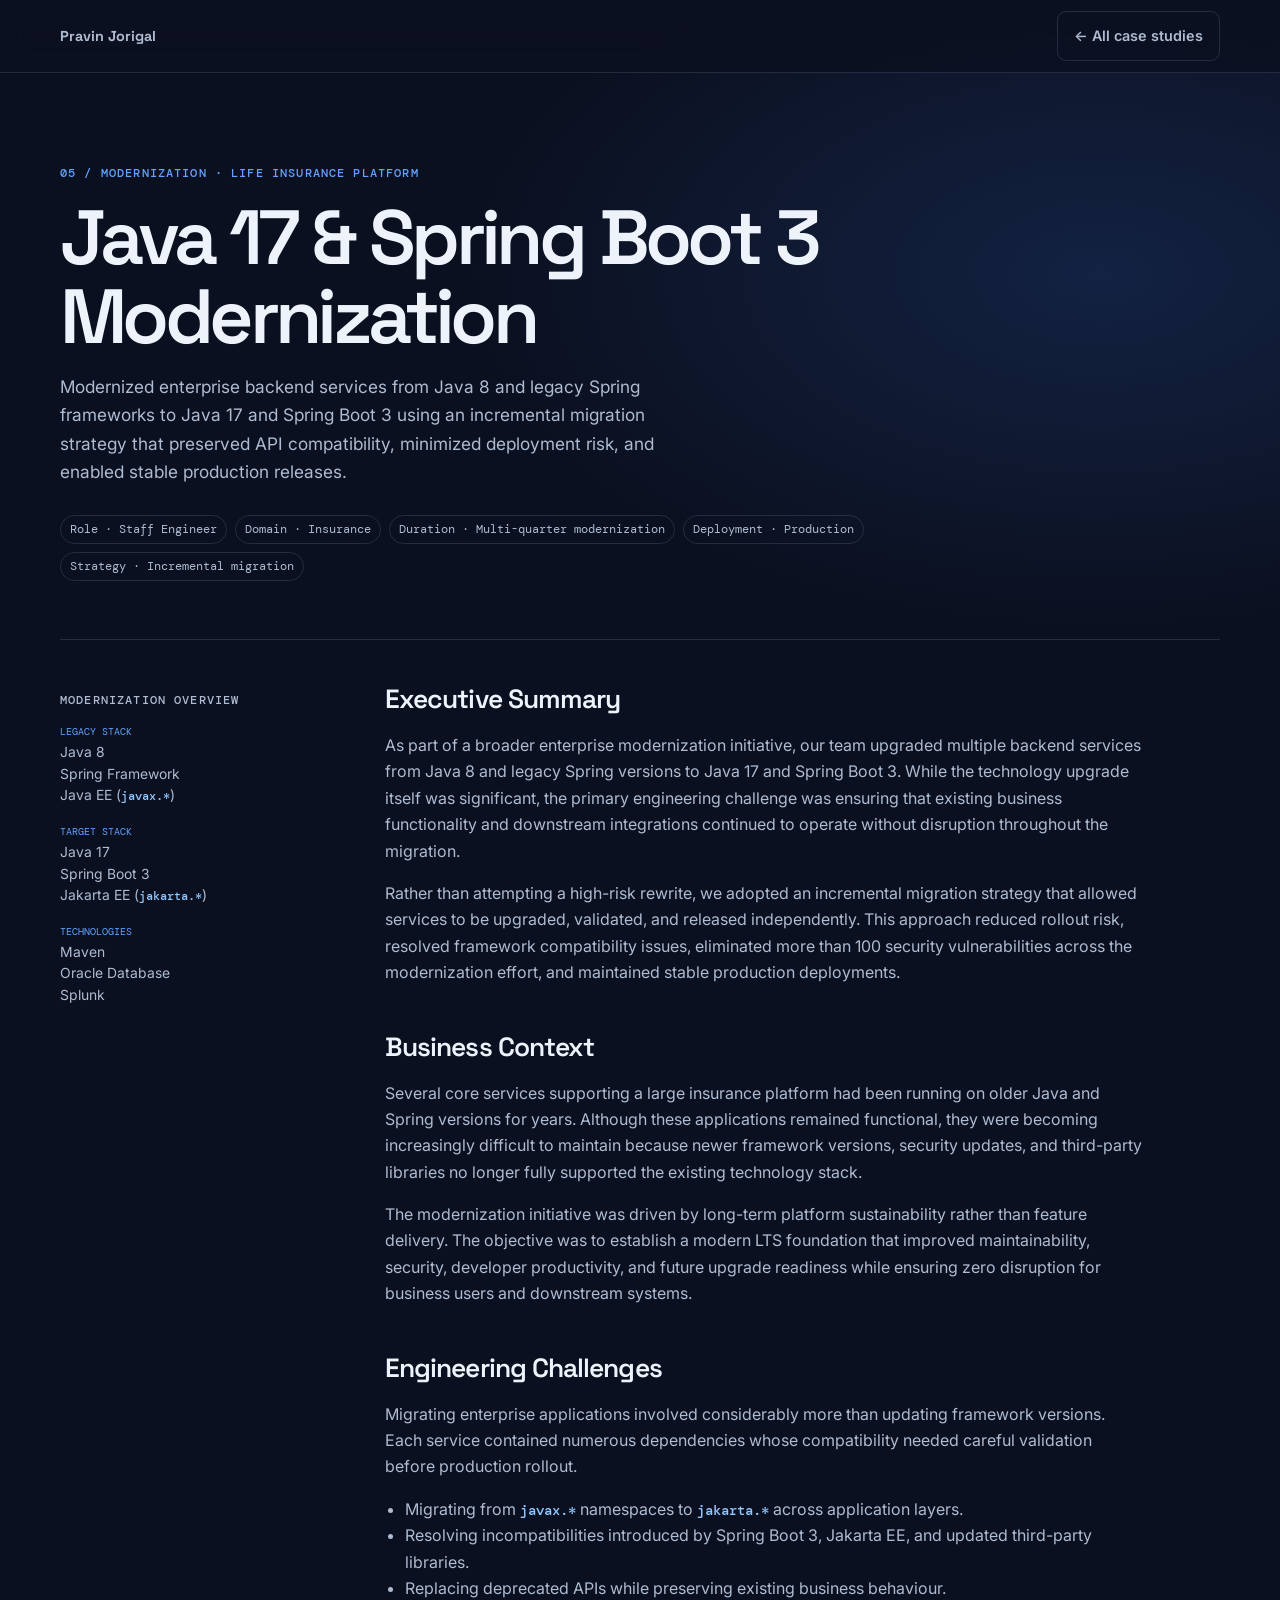
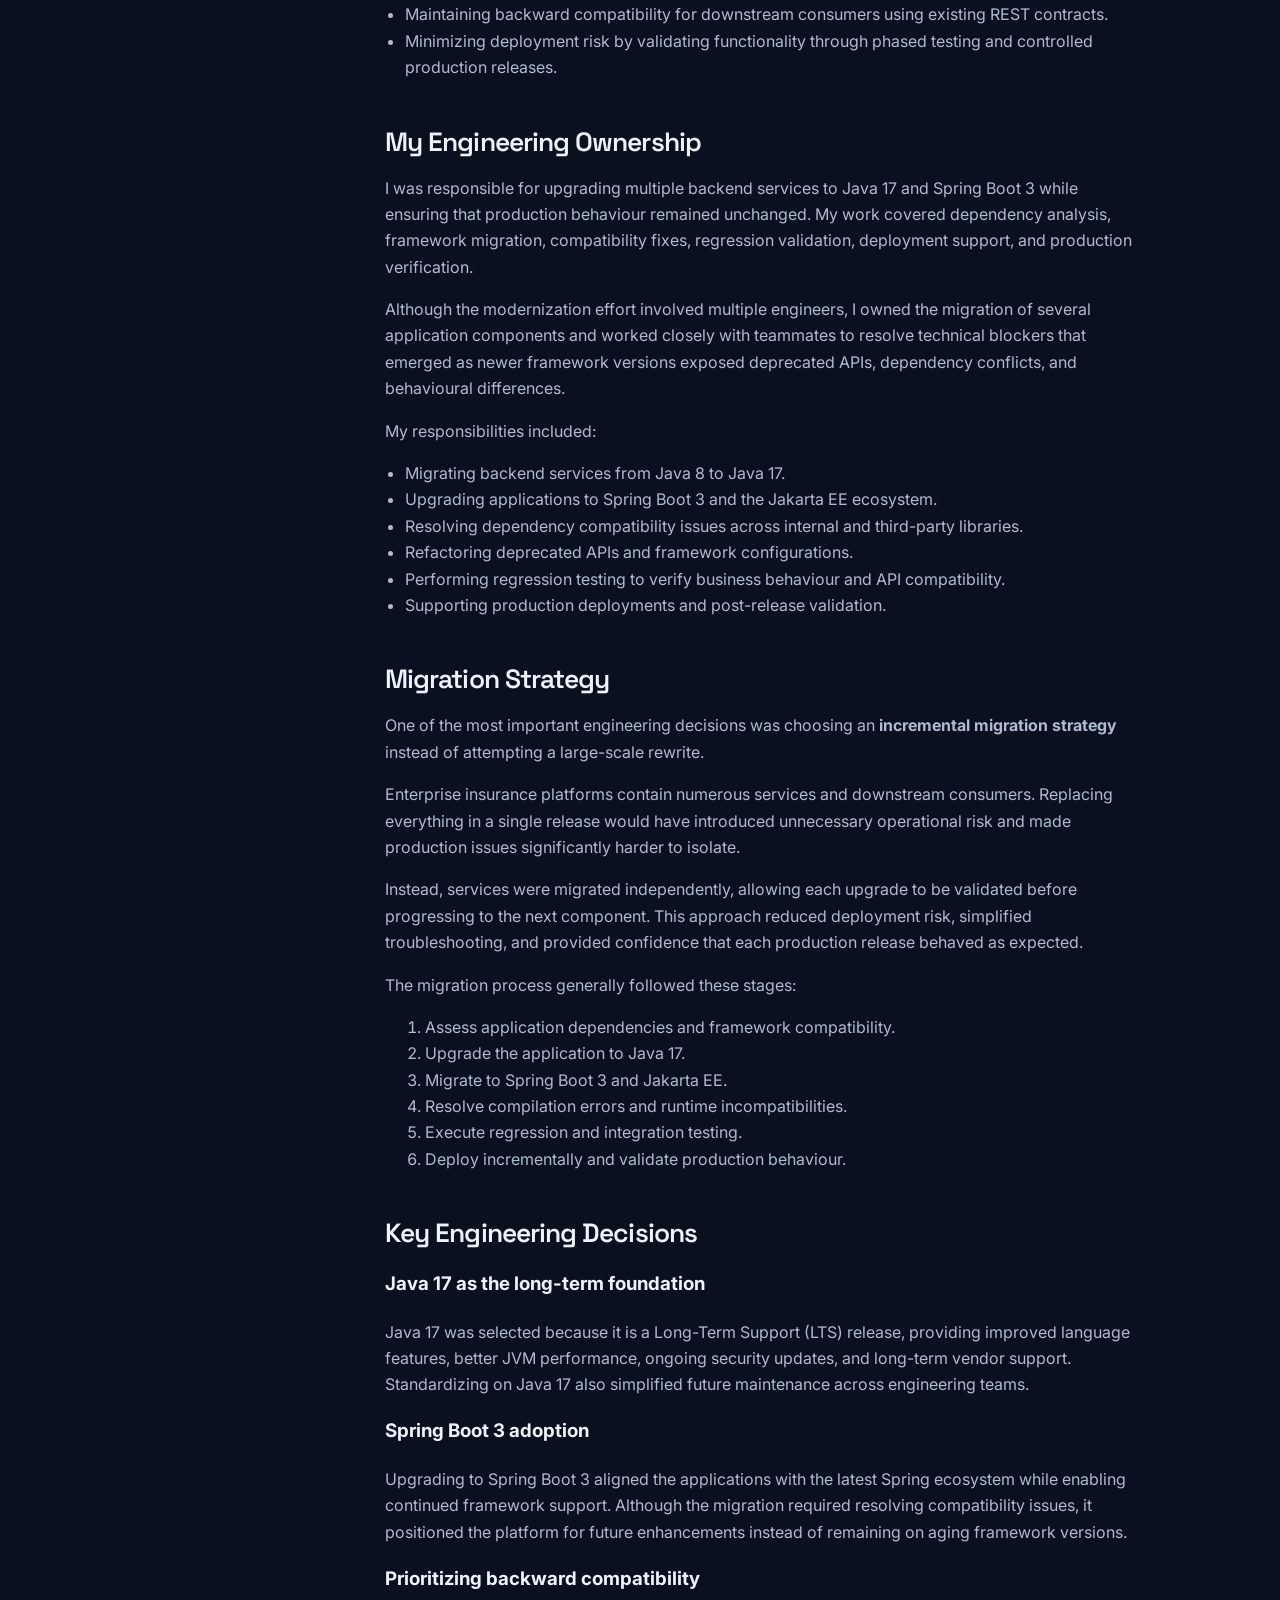
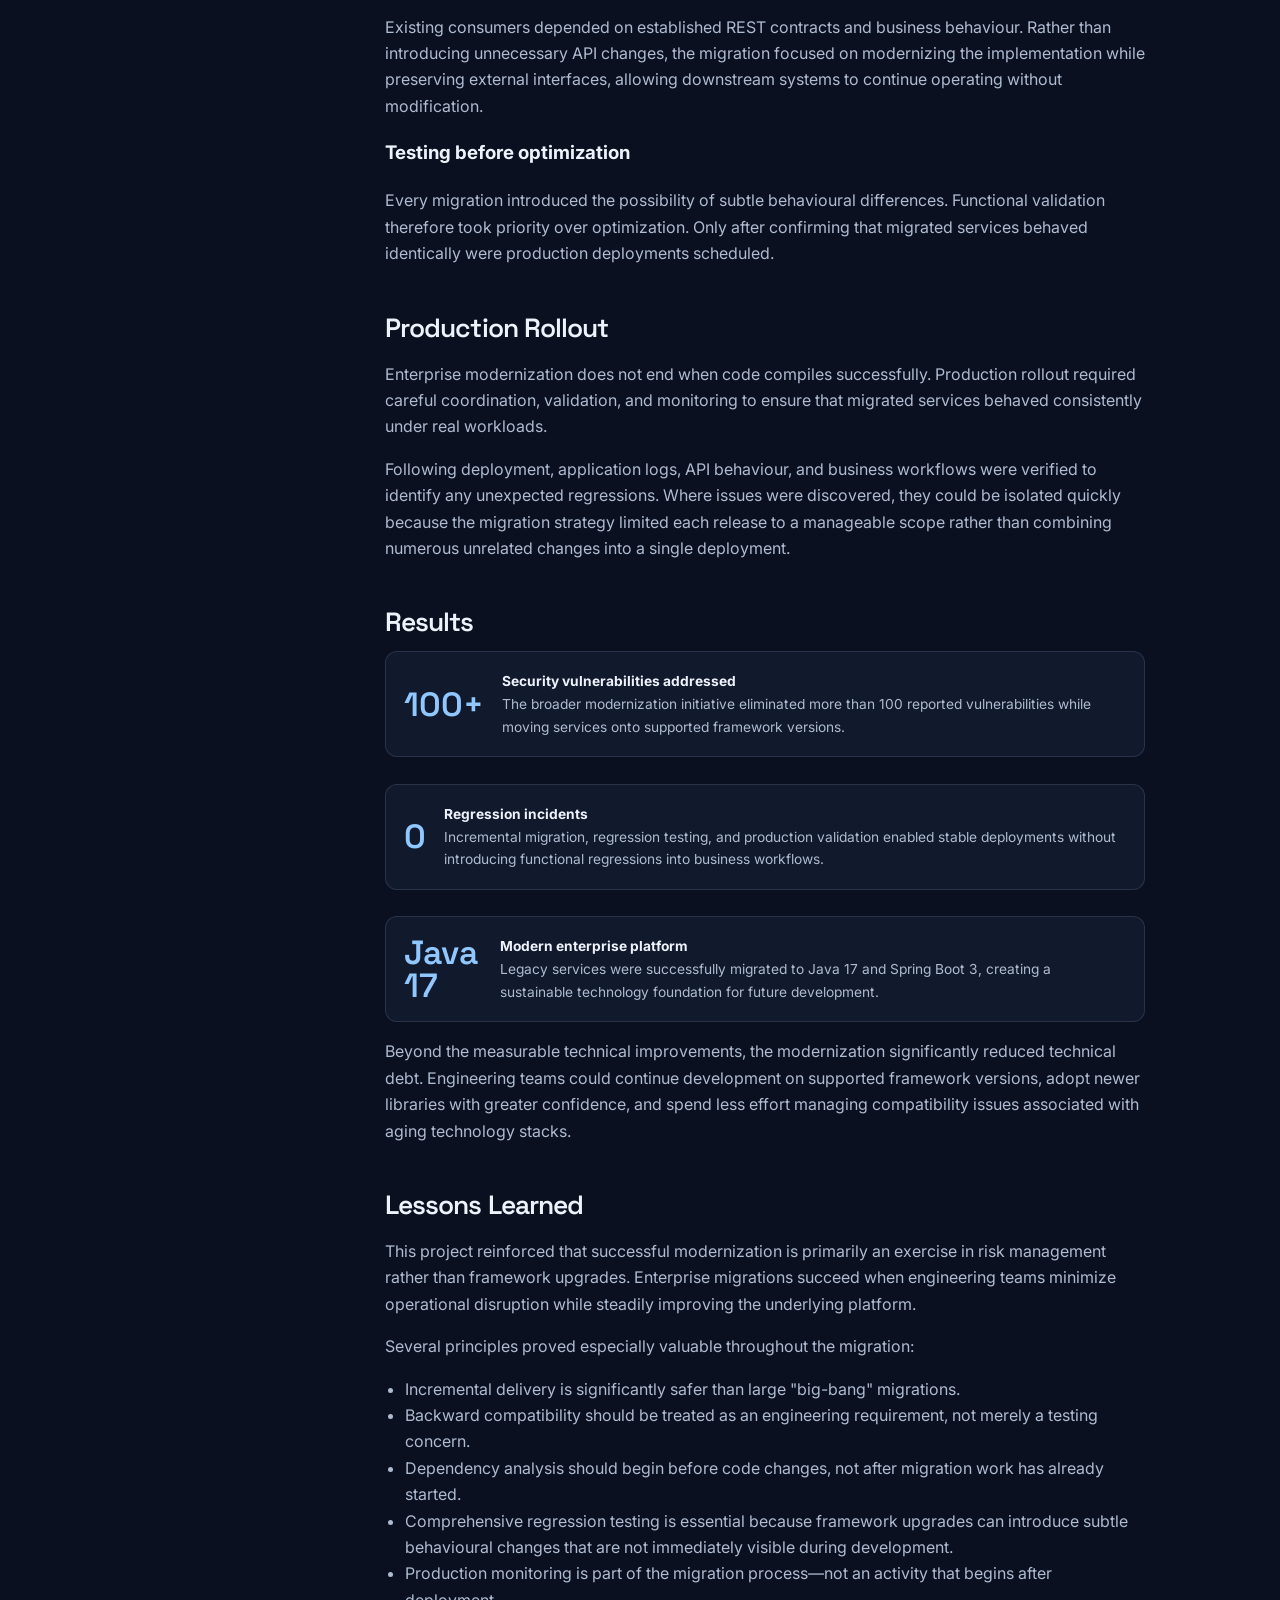
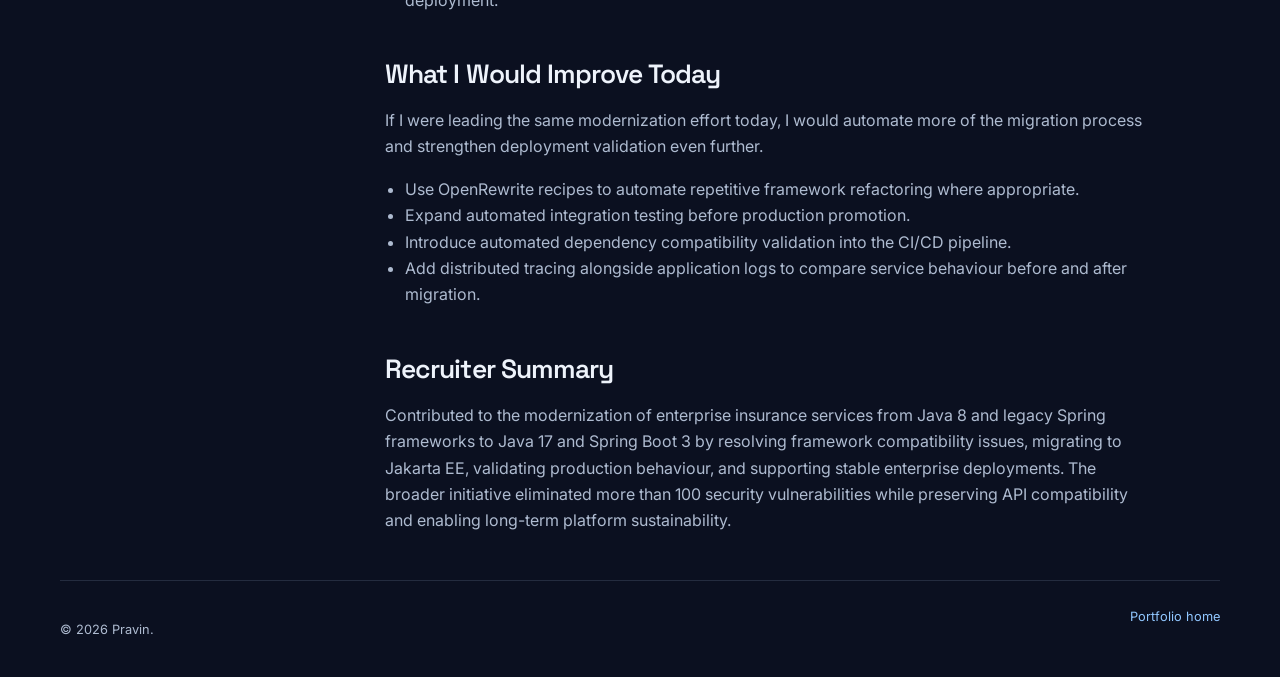
<file: projects/legacy-modernization.html>
<!doctype html>
<html lang="en">

<head>
    <!-- Google tag (gtag.js) -->
    <script async src="https://www.googletagmanager.com/gtag/js?id=G-LBNZE4SZ3R"></script>
    <script>
        window.dataLayer = window.dataLayer || [];
        function gtag(){dataLayer.push(arguments);}
        gtag('js', new Date());

        gtag('config', 'G-LBNZE4SZ3R');
    </script>

    <script type="text/javascript">
        (function(c,l,a,r,i,t,y){
            c[a]=c[a]||function(){(c[a].q=c[a].q||[]).push(arguments)};
            t=l.createElement(r);t.async=1;t.src="https://www.clarity.ms/tag/"+i;
            y=l.getElementsByTagName(r)[0];y.parentNode.insertBefore(t,y);
        })(window, document, "clarity", "script", "xumeysewhf");
    </script>

    <meta charset="utf-8">
    <meta name="viewport" content="width=device-width,initial-scale=1">
    <meta name="description"
          content="Enterprise Java 17 and Spring Boot 3 modernization case study by Pravin Jorigal.">

    <title>Legacy Modernization | Pravin Jorigal</title>

    <link rel="preconnect" href="https://fonts.googleapis.com">
    <link rel="preconnect" href="https://fonts.gstatic.com" crossorigin>

    <link
            href="https://fonts.googleapis.com/css2?family=DM+Mono:wght@400;500&family=Inter:wght@400;500;600;700&family=Space+Grotesk:wght@500;600;700&display=swap"
            rel="stylesheet">

    <link rel="stylesheet" href="../style.css">
</head>

<body>

<header class="site-header">
    <nav class="nav shell">
        <a class="wordmark" href="../index.html">
            Pravin Jorigal
        </a>

        <a class="button quiet" href="../index.html#projects">
            ← All case studies
        </a>
    </nav>
</header>

<main class="case-page shell">

    <section class="case-hero reveal">

        <p class="kicker">
            05 / Modernization · Life Insurance Platform
        </p>

        <h1>
            Java 17 &amp; Spring Boot 3 Modernization
        </h1>

        <p class="lead">
            Modernized enterprise backend services from Java 8 and legacy Spring
            frameworks to Java 17 and Spring Boot 3 using an incremental migration
            strategy that preserved API compatibility, minimized deployment risk,
            and enabled stable production releases.
        </p>

        <div class="case-meta">
            <span>Role · Staff Engineer</span>
            <span>Domain · Insurance</span>
            <span>Duration · Multi-quarter modernization</span>
            <span>Deployment · Production</span>
            <span>Strategy · Incremental migration</span>
        </div>

    </section>

    <section class="case-content reveal">

        <aside>

            <p class="kicker">
                Modernization Overview
            </p>

            <dl>

                <dt>Legacy Stack</dt>
                <dd>
                    Java 8<br>
                    Spring Framework<br>
                    Java EE (<code>javax.*</code>)
                </dd>

                <dt>Target Stack</dt>
                <dd>
                    Java 17<br>
                    Spring Boot 3<br>
                    Jakarta EE (<code>jakarta.*</code>)
                </dd>

                <dt>Technologies</dt>
                <dd>
                    Maven<br>
                    Oracle Database<br>
                    Splunk
                </dd>

            </dl>

        </aside>

        <div>

            <h2>Executive Summary</h2>

            <p>
                As part of a broader enterprise modernization initiative, our team
                upgraded multiple backend services from Java 8 and legacy Spring
                versions to Java 17 and Spring Boot 3. While the technology upgrade
                itself was significant, the primary engineering challenge was
                ensuring that existing business functionality and downstream
                integrations continued to operate without disruption throughout the
                migration.
            </p>

            <p>
                Rather than attempting a high-risk rewrite, we adopted an
                incremental migration strategy that allowed services to be upgraded,
                validated, and released independently. This approach reduced rollout
                risk, resolved framework compatibility issues, eliminated more than
                100 security vulnerabilities across the modernization effort, and
                maintained stable production deployments.
            </p>

            <h2>Business Context</h2>

            <p>
                Several core services supporting a large insurance platform had been
                running on older Java and Spring versions for years. Although these
                applications remained functional, they were becoming increasingly
                difficult to maintain because newer framework versions, security
                updates, and third-party libraries no longer fully supported the
                existing technology stack.
            </p>

            <p>
                The modernization initiative was driven by long-term platform
                sustainability rather than feature delivery. The objective was to
                establish a modern LTS foundation that improved maintainability,
                security, developer productivity, and future upgrade readiness while
                ensuring zero disruption for business users and downstream systems.
            </p>

            <h2>Engineering Challenges</h2>

            <p>
                Migrating enterprise applications involved considerably more than
                updating framework versions. Each service contained numerous
                dependencies whose compatibility needed careful validation before
                production rollout.
            </p>

            <ul>

                <li>
                    Migrating from <code>javax.*</code> namespaces to
                    <code>jakarta.*</code> across application layers.
                </li>

                <li>
                    Resolving incompatibilities introduced by Spring Boot 3,
                    Jakarta EE, and updated third-party libraries.
                </li>

                <li>
                    Replacing deprecated APIs while preserving existing business
                    behaviour.
                </li>

                <li>
                    Maintaining backward compatibility for downstream consumers
                    using existing REST contracts.
                </li>

                <li>
                    Minimizing deployment risk by validating functionality through
                    phased testing and controlled production releases.
                </li>

            </ul>
            <h2>My Engineering Ownership</h2>

            <p>
                I was responsible for upgrading multiple backend services to Java 17
                and Spring Boot 3 while ensuring that production behaviour remained
                unchanged. My work covered dependency analysis, framework migration,
                compatibility fixes, regression validation, deployment support, and
                production verification.
            </p>

            <p>
                Although the modernization effort involved multiple engineers, I
                owned the migration of several application components and worked
                closely with teammates to resolve technical blockers that emerged as
                newer framework versions exposed deprecated APIs, dependency
                conflicts, and behavioural differences.
            </p>

            <p>
                My responsibilities included:
            </p>

            <ul>

                <li>
                    Migrating backend services from Java 8 to Java 17.
                </li>

                <li>
                    Upgrading applications to Spring Boot 3 and the Jakarta EE
                    ecosystem.
                </li>

                <li>
                    Resolving dependency compatibility issues across internal and
                    third-party libraries.
                </li>

                <li>
                    Refactoring deprecated APIs and framework configurations.
                </li>

                <li>
                    Performing regression testing to verify business behaviour and
                    API compatibility.
                </li>

                <li>
                    Supporting production deployments and post-release validation.
                </li>

            </ul>

            <h2>Migration Strategy</h2>

            <p>
                One of the most important engineering decisions was choosing an
                <strong>incremental migration strategy</strong> instead of attempting
                a large-scale rewrite.
            </p>

            <p>
                Enterprise insurance platforms contain numerous services and
                downstream consumers. Replacing everything in a single release would
                have introduced unnecessary operational risk and made production
                issues significantly harder to isolate.
            </p>

            <p>
                Instead, services were migrated independently, allowing each upgrade
                to be validated before progressing to the next component. This
                approach reduced deployment risk, simplified troubleshooting, and
                provided confidence that each production release behaved as expected.
            </p>

            <p>
                The migration process generally followed these stages:
            </p>

            <ol>

                <li>
                    Assess application dependencies and framework compatibility.
                </li>

                <li>
                    Upgrade the application to Java 17.
                </li>

                <li>
                    Migrate to Spring Boot 3 and Jakarta EE.
                </li>

                <li>
                    Resolve compilation errors and runtime incompatibilities.
                </li>

                <li>
                    Execute regression and integration testing.
                </li>

                <li>
                    Deploy incrementally and validate production behaviour.
                </li>

            </ol>

            <h2>Key Engineering Decisions</h2>

            <h3>Java 17 as the long-term foundation</h3>

            <p>
                Java 17 was selected because it is a Long-Term Support (LTS)
                release, providing improved language features, better JVM
                performance, ongoing security updates, and long-term vendor support.
                Standardizing on Java 17 also simplified future maintenance across
                engineering teams.
            </p>

            <h3>Spring Boot 3 adoption</h3>

            <p>
                Upgrading to Spring Boot 3 aligned the applications with the latest
                Spring ecosystem while enabling continued framework support.
                Although the migration required resolving compatibility issues, it
                positioned the platform for future enhancements instead of remaining
                on aging framework versions.
            </p>

            <h3>Prioritizing backward compatibility</h3>

            <p>
                Existing consumers depended on established REST contracts and
                business behaviour. Rather than introducing unnecessary API changes,
                the migration focused on modernizing the implementation while
                preserving external interfaces, allowing downstream systems to
                continue operating without modification.
            </p>

            <h3>Testing before optimization</h3>

            <p>
                Every migration introduced the possibility of subtle behavioural
                differences. Functional validation therefore took priority over
                optimization. Only after confirming that migrated services behaved
                identically were production deployments scheduled.
            </p>

            <h2>Production Rollout</h2>

            <p>
                Enterprise modernization does not end when code compiles
                successfully. Production rollout required careful coordination,
                validation, and monitoring to ensure that migrated services behaved
                consistently under real workloads.
            </p>

            <p>
                Following deployment, application logs, API behaviour, and business
                workflows were verified to identify any unexpected regressions.
                Where issues were discovered, they could be isolated quickly because
                the migration strategy limited each release to a manageable scope
                rather than combining numerous unrelated changes into a single
                deployment.
            </p>
            <h2>Results</h2>

            <div class="result">
                <b>100+</b>
                <p>
                    <strong>Security vulnerabilities addressed</strong><br>
                    The broader modernization initiative eliminated more than 100
                    reported vulnerabilities while moving services onto supported
                    framework versions.
                </p>
            </div>

            <br>

            <div class="result">
                <b>0</b>
                <p>
                    <strong>Regression incidents</strong><br>
                    Incremental migration, regression testing, and production
                    validation enabled stable deployments without introducing
                    functional regressions into business workflows.
                </p>
            </div>

            <br>

            <div class="result">
                <b>Java 17</b>
                <p>
                    <strong>Modern enterprise platform</strong><br>
                    Legacy services were successfully migrated to Java 17 and
                    Spring Boot 3, creating a sustainable technology foundation
                    for future development.
                </p>
            </div>

            <p>
                Beyond the measurable technical improvements, the modernization
                significantly reduced technical debt. Engineering teams could
                continue development on supported framework versions, adopt newer
                libraries with greater confidence, and spend less effort managing
                compatibility issues associated with aging technology stacks.
            </p>

            <h2>Lessons Learned</h2>

            <p>
                This project reinforced that successful modernization is primarily
                an exercise in risk management rather than framework upgrades.
                Enterprise migrations succeed when engineering teams minimize
                operational disruption while steadily improving the underlying
                platform.
            </p>

            <p>
                Several principles proved especially valuable throughout the
                migration:
            </p>

            <ul>

                <li>
                    Incremental delivery is significantly safer than large
                    "big-bang" migrations.
                </li>

                <li>
                    Backward compatibility should be treated as an engineering
                    requirement, not merely a testing concern.
                </li>

                <li>
                    Dependency analysis should begin before code changes, not after
                    migration work has already started.
                </li>

                <li>
                    Comprehensive regression testing is essential because framework
                    upgrades can introduce subtle behavioural changes that are not
                    immediately visible during development.
                </li>

                <li>
                    Production monitoring is part of the migration process—not an
                    activity that begins after deployment.
                </li>

            </ul>

            <h2>What I Would Improve Today</h2>

            <p>
                If I were leading the same modernization effort today, I would
                automate more of the migration process and strengthen deployment
                validation even further.
            </p>

            <ul>

                <li>
                    Use OpenRewrite recipes to automate repetitive framework
                    refactoring where appropriate.
                </li>

                <li>
                    Expand automated integration testing before production
                    promotion.
                </li>

                <li>
                    Introduce automated dependency compatibility validation into
                    the CI/CD pipeline.
                </li>

                <li>
                    Add distributed tracing alongside application logs to compare
                    service behaviour before and after migration.
                </li>

            </ul>

            <h2>Recruiter Summary</h2>

            <p>
                Contributed to the modernization of enterprise insurance services
                from Java 8 and legacy Spring frameworks to Java 17 and Spring
                Boot 3 by resolving framework compatibility issues, migrating to
                Jakarta EE, validating production behaviour, and supporting stable
                enterprise deployments. The broader initiative eliminated more
                than 100 security vulnerabilities while preserving API
                compatibility and enabling long-term platform sustainability.
            </p>

        </div>

    </section>

</main>

<footer class="footer shell">

    <p>
        © <span class="year"></span> Pravin.
    </p>

    <a href="../index.html">
        Portfolio home
    </a>

</footer>

<script src="../script.js"></script>

<script>
    if (typeof gtag !== "undefined") {
        gtag("event", "case_study_open", {
            case_study: document.title
        });
    }
</script>

</body>

</html>
</file>
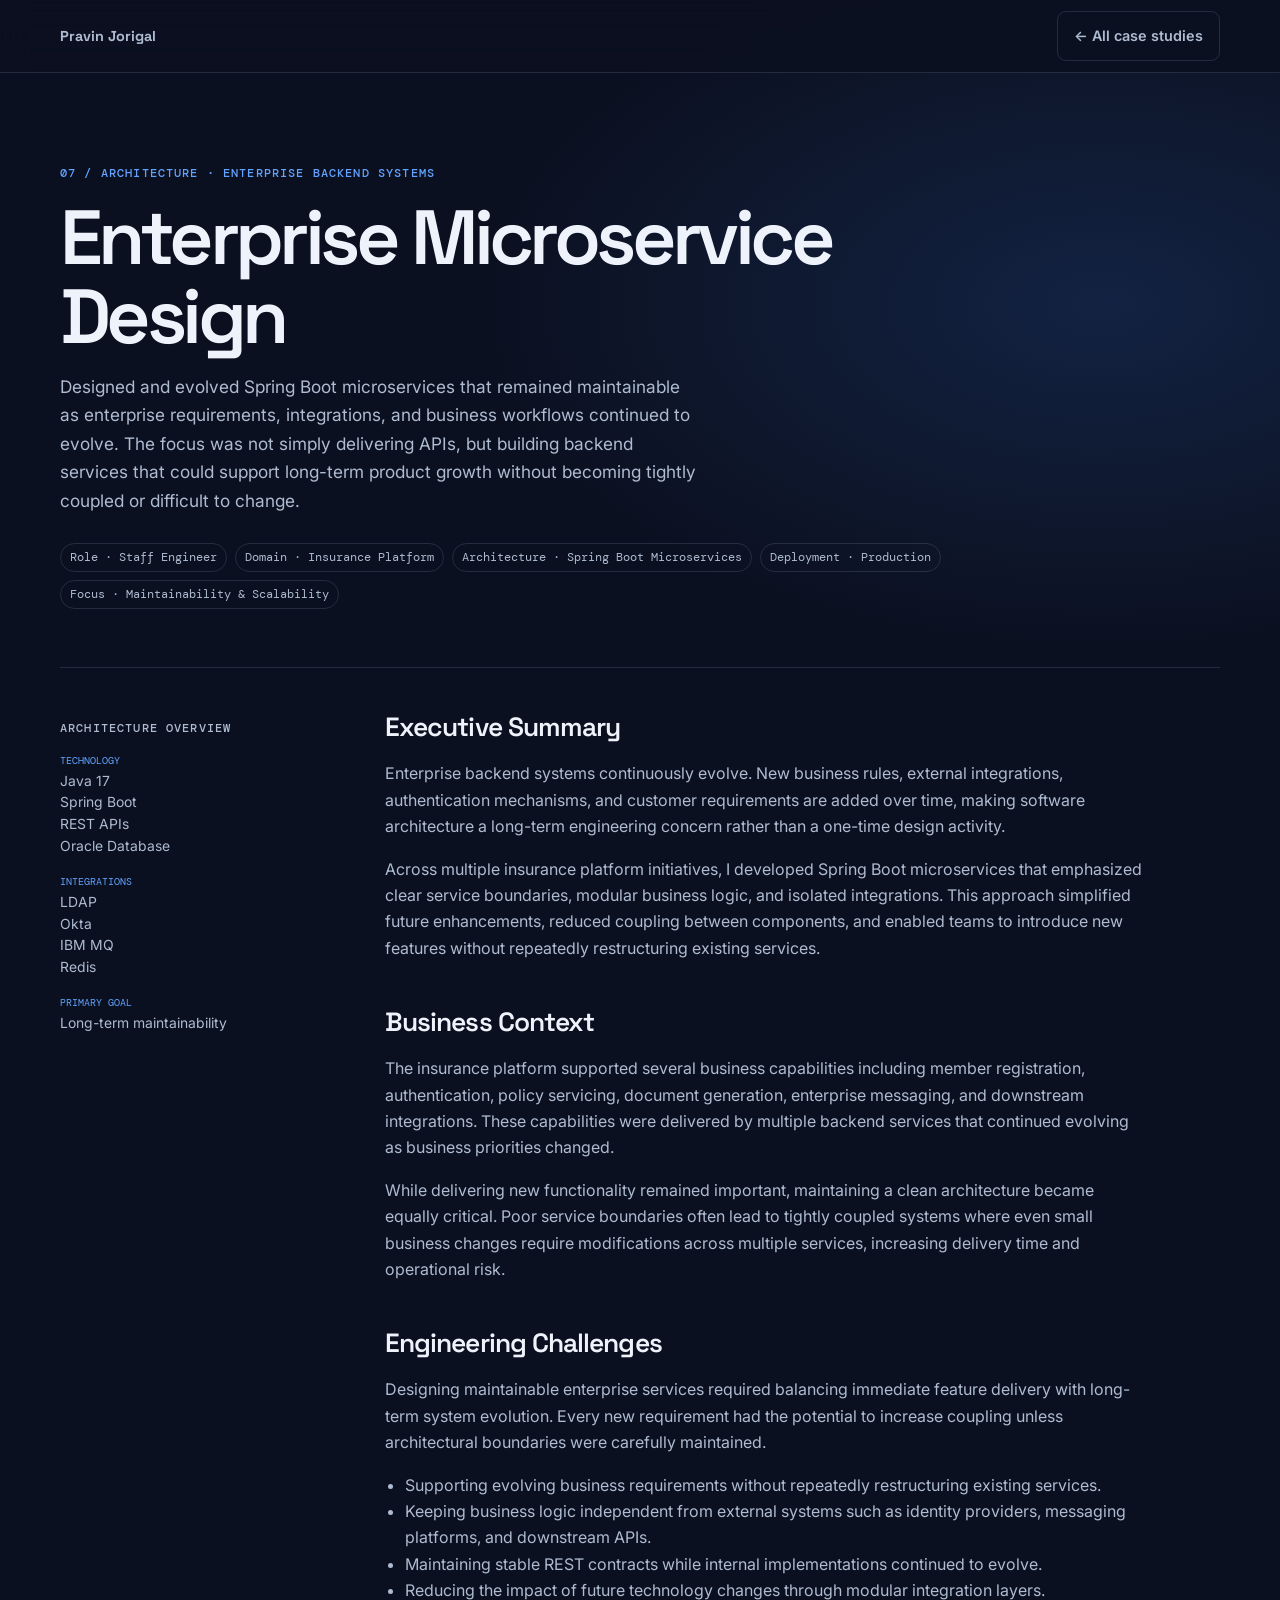
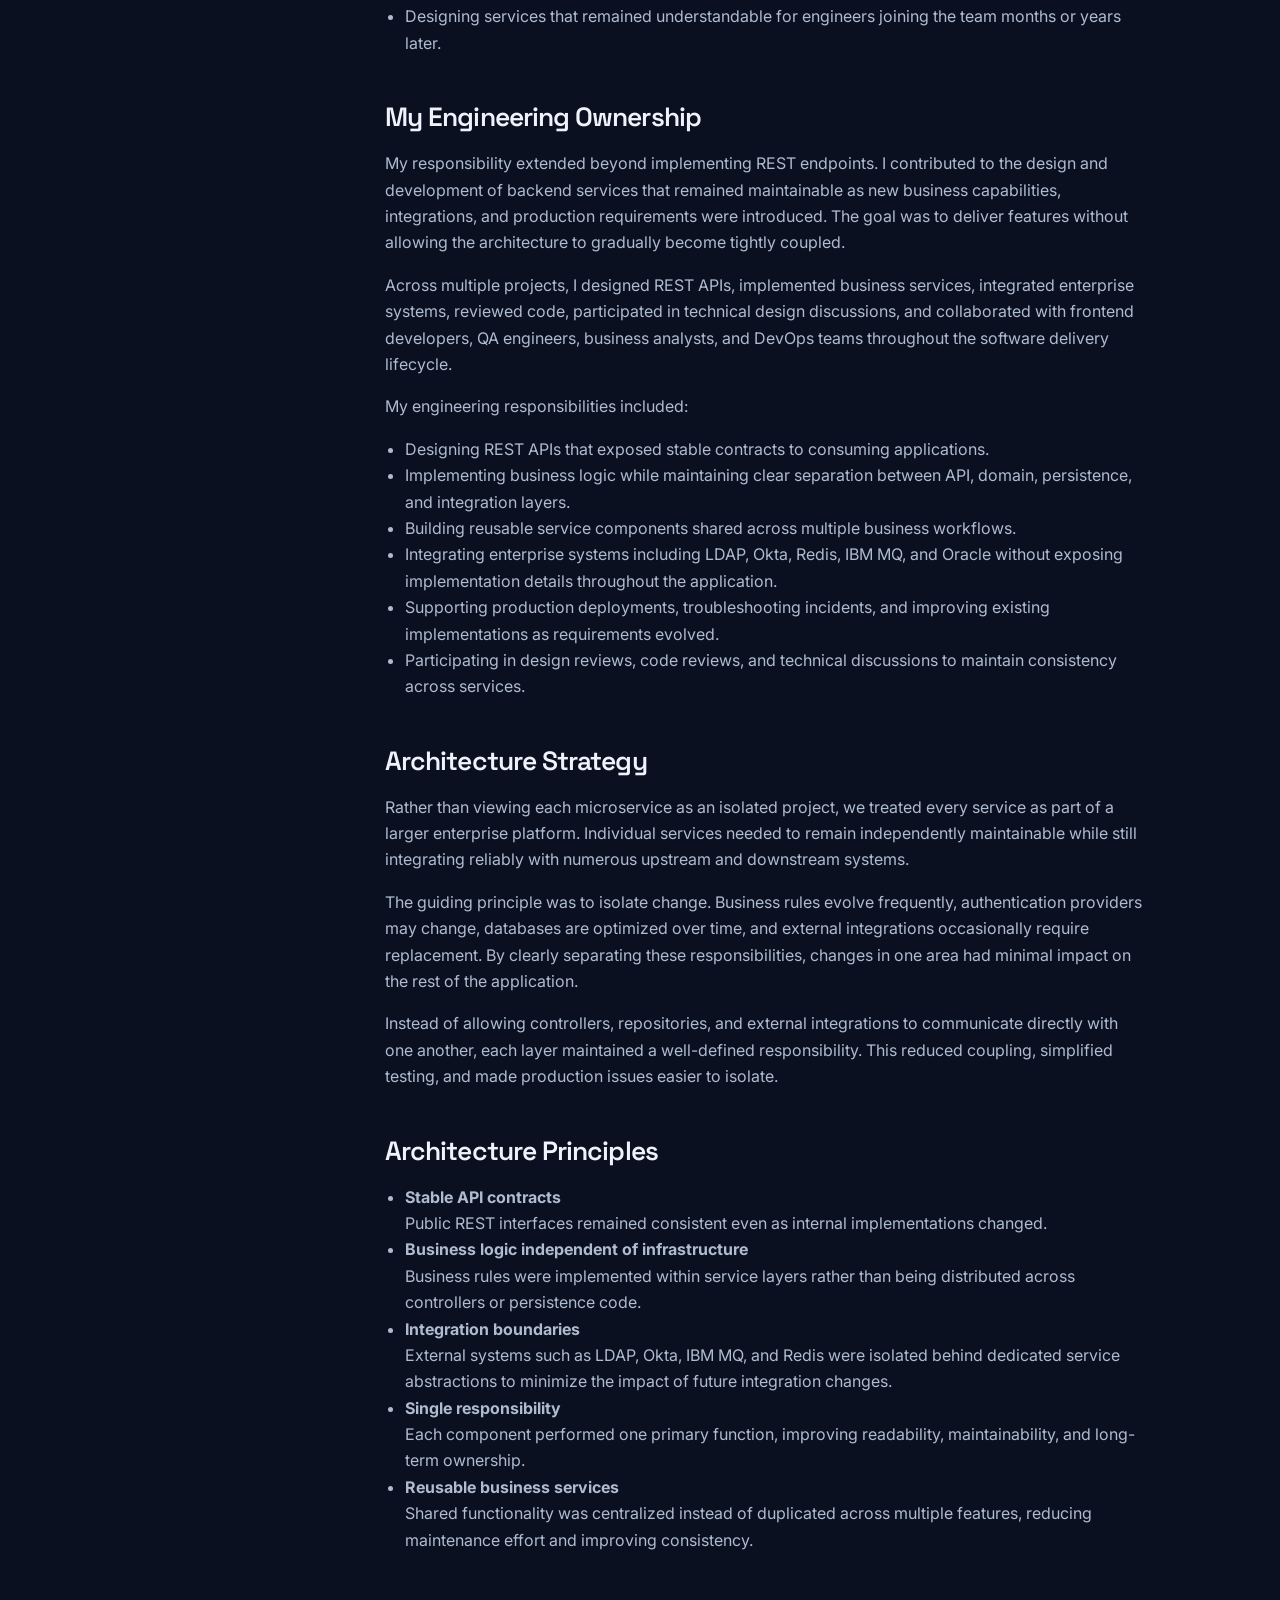
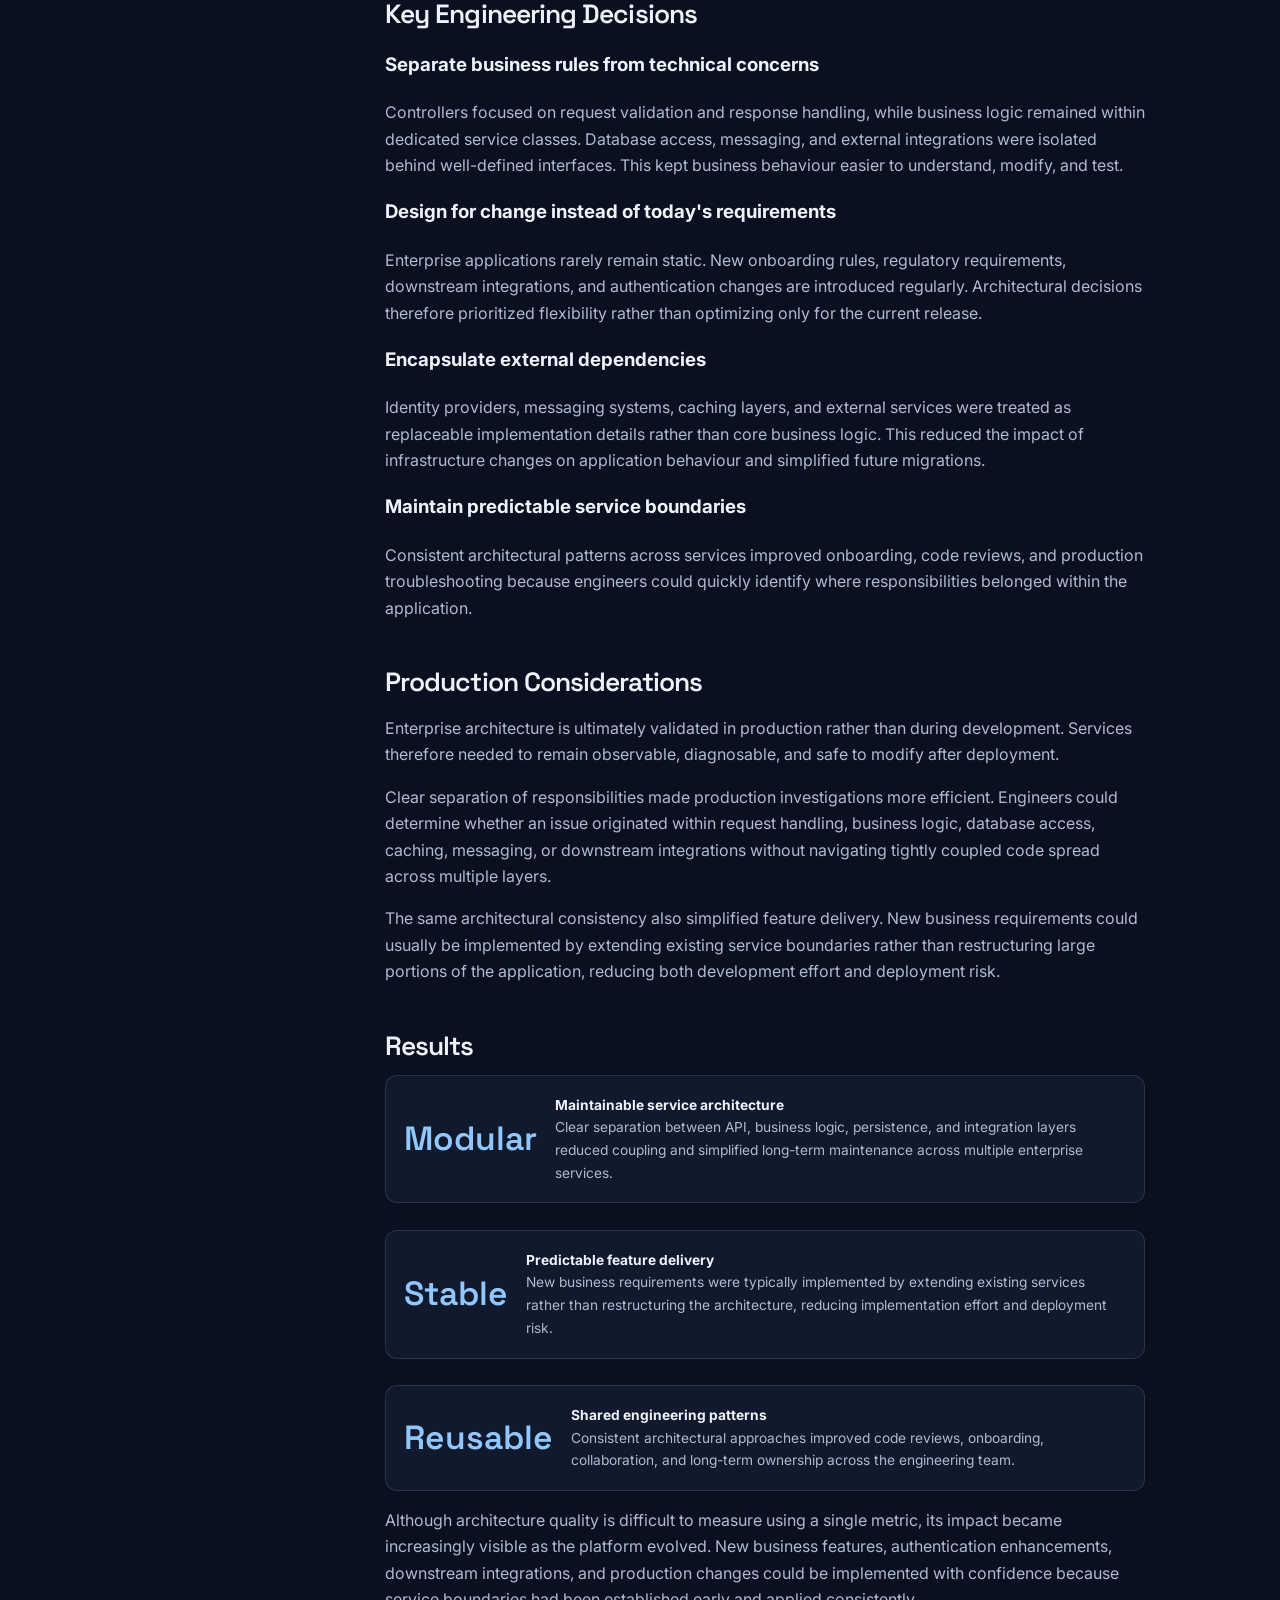
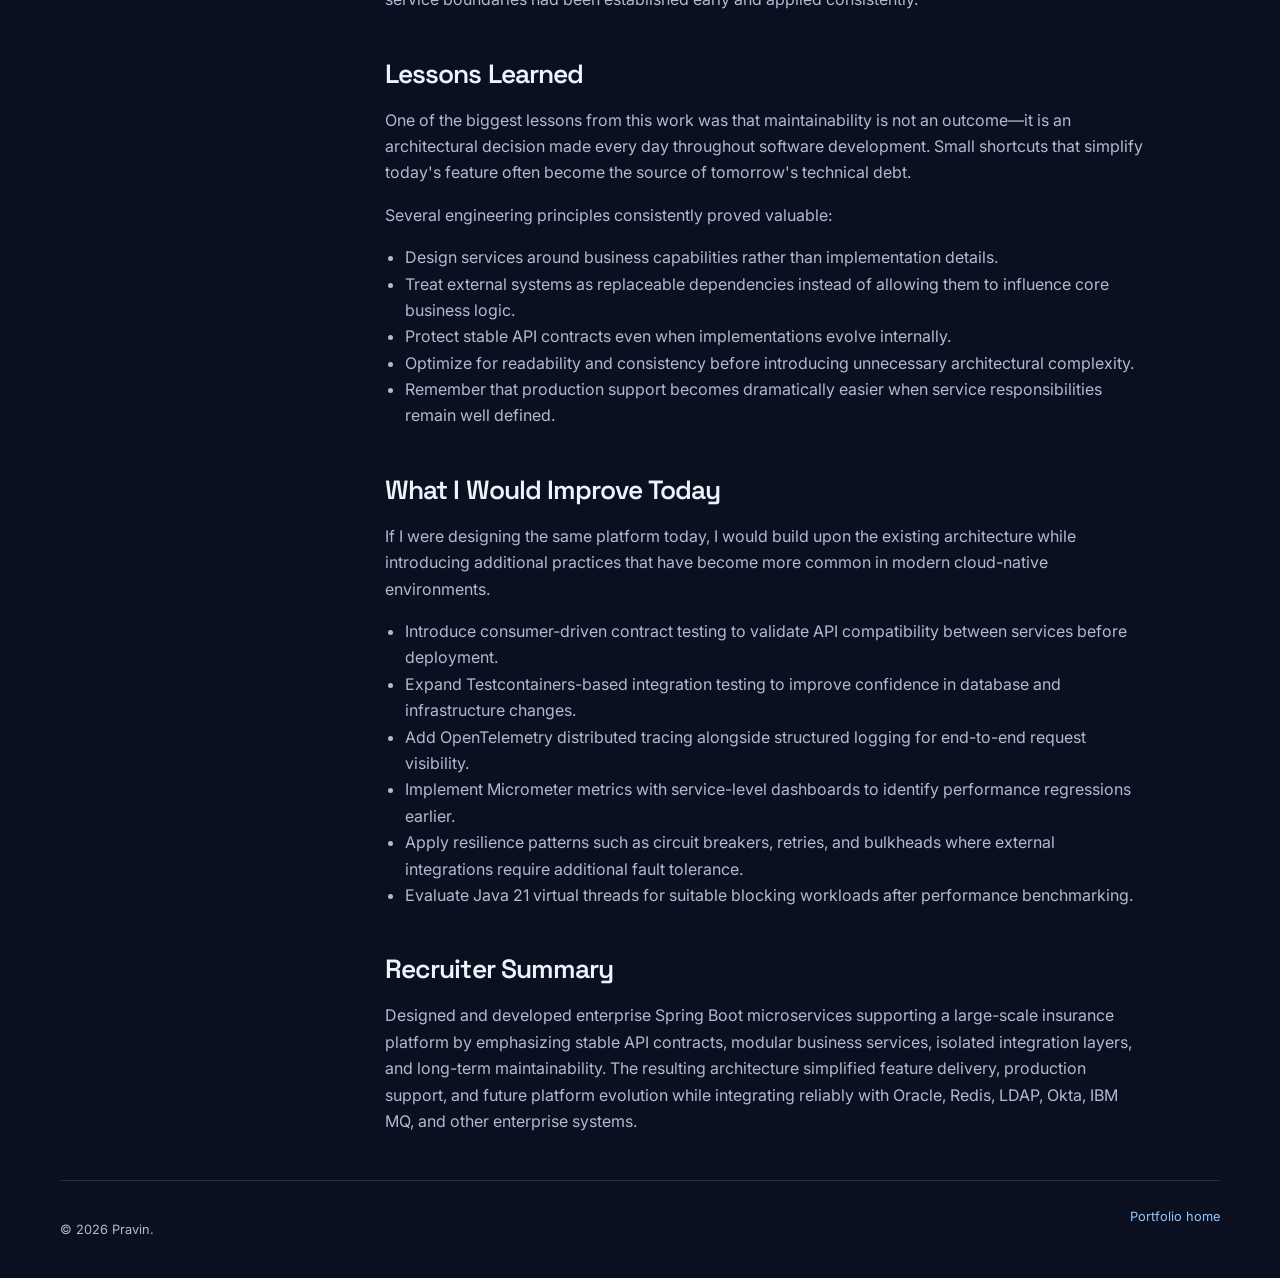
<file: projects/maintainable-microservices.html>
<!doctype html>
<html lang="en">

<head>
    <!-- Google tag (gtag.js) -->
    <script async src="https://www.googletagmanager.com/gtag/js?id=G-LBNZE4SZ3R"></script>
    <script>
        window.dataLayer = window.dataLayer || [];
        function gtag(){dataLayer.push(arguments);}
        gtag('js', new Date());

        gtag('config', 'G-LBNZE4SZ3R');
    </script>

    <script type="text/javascript">
        (function(c,l,a,r,i,t,y){
            c[a]=c[a]||function(){(c[a].q=c[a].q||[]).push(arguments)};
            t=l.createElement(r);t.async=1;t.src="https://www.clarity.ms/tag/"+i;
            y=l.getElementsByTagName(r)[0];y.parentNode.insertBefore(t,y);
        })(window, document, "clarity", "script", "xumeysewhf");
    </script>

    <meta charset="utf-8">
    <meta name="viewport" content="width=device-width,initial-scale=1">

    <meta name="description"
          content="Enterprise microservice architecture case study by Pravin Jorigal.">

    <title>Enterprise Microservice Design | Pravin Jorigal</title>

    <link rel="preconnect" href="https://fonts.googleapis.com">
    <link rel="preconnect" href="https://fonts.gstatic.com" crossorigin>

    <link
            href="https://fonts.googleapis.com/css2?family=DM+Mono:wght@400;500&family=Inter:wght@400;500;600;700&family=Space+Grotesk:wght@500;600;700&display=swap"
            rel="stylesheet">

    <link rel="stylesheet" href="../style.css">

</head>

<body>

<header class="site-header">

    <nav class="nav shell">

        <a class="wordmark" href="../index.html">
            Pravin Jorigal
        </a>

        <a class="button quiet" href="../index.html#projects">
            ← All case studies
        </a>

    </nav>

</header>

<main class="case-page shell">

    <section class="case-hero reveal">

        <p class="kicker">
            07 / Architecture · Enterprise Backend Systems
        </p>

        <h1>
            Enterprise Microservice Design
        </h1>

        <p class="lead">
            Designed and evolved Spring Boot microservices that remained maintainable as
            enterprise requirements, integrations, and business workflows continued to
            evolve. The focus was not simply delivering APIs, but building backend
            services that could support long-term product growth without becoming tightly
            coupled or difficult to change.
        </p>

        <div class="case-meta">

            <span>Role · Staff Engineer</span>

            <span>Domain · Insurance Platform</span>

            <span>Architecture · Spring Boot Microservices</span>

            <span>Deployment · Production</span>

            <span>Focus · Maintainability & Scalability</span>

        </div>

    </section>

    <section class="case-content reveal">

        <aside>

            <p class="kicker">
                Architecture Overview
            </p>

            <dl>

                <dt>Technology</dt>

                <dd>

                    Java 17<br>

                    Spring Boot<br>

                    REST APIs<br>

                    Oracle Database

                </dd>

                <dt>Integrations</dt>

                <dd>

                    LDAP<br>

                    Okta<br>

                    IBM MQ<br>

                    Redis

                </dd>

                <dt>Primary Goal</dt>

                <dd>

                    Long-term maintainability

                </dd>

            </dl>

        </aside>

        <div>

            <h2>Executive Summary</h2>

            <p>

                Enterprise backend systems continuously evolve. New business rules, external
                integrations, authentication mechanisms, and customer requirements are added
                over time, making software architecture a long-term engineering concern rather
                than a one-time design activity.

            </p>

            <p>

                Across multiple insurance platform initiatives, I developed Spring Boot
                microservices that emphasized clear service boundaries, modular business logic,
                and isolated integrations. This approach simplified future enhancements,
                reduced coupling between components, and enabled teams to introduce new
                features without repeatedly restructuring existing services.

            </p>

            <h2>Business Context</h2>

            <p>

                The insurance platform supported several business capabilities including member
                registration, authentication, policy servicing, document generation, enterprise
                messaging, and downstream integrations. These capabilities were delivered by
                multiple backend services that continued evolving as business priorities
                changed.

            </p>

            <p>

                While delivering new functionality remained important, maintaining a clean
                architecture became equally critical. Poor service boundaries often lead to
                tightly coupled systems where even small business changes require modifications
                across multiple services, increasing delivery time and operational risk.

            </p>

            <h2>Engineering Challenges</h2>

            <p>

                Designing maintainable enterprise services required balancing immediate feature
                delivery with long-term system evolution. Every new requirement had the
                potential to increase coupling unless architectural boundaries were carefully
                maintained.

            </p>

            <ul>

                <li>

                    Supporting evolving business requirements without repeatedly restructuring
                    existing services.

                </li>

                <li>

                    Keeping business logic independent from external systems such as identity
                    providers, messaging platforms, and downstream APIs.

                </li>

                <li>

                    Maintaining stable REST contracts while internal implementations continued to
                    evolve.

                </li>

                <li>

                    Reducing the impact of future technology changes through modular integration
                    layers.

                </li>

                <li>

                    Designing services that remained understandable for engineers joining the team
                    months or years later.

                </li>

            </ul>
            <h2>My Engineering Ownership</h2>

            <p>

                My responsibility extended beyond implementing REST endpoints. I contributed to
                the design and development of backend services that remained maintainable as new
                business capabilities, integrations, and production requirements were introduced.
                The goal was to deliver features without allowing the architecture to gradually
                become tightly coupled.

            </p>

            <p>

                Across multiple projects, I designed REST APIs, implemented business services,
                integrated enterprise systems, reviewed code, participated in technical design
                discussions, and collaborated with frontend developers, QA engineers, business
                analysts, and DevOps teams throughout the software delivery lifecycle.

            </p>

            <p>

                My engineering responsibilities included:

            </p>

            <ul>

                <li>
                    Designing REST APIs that exposed stable contracts to consuming applications.
                </li>

                <li>
                    Implementing business logic while maintaining clear separation between API,
                    domain, persistence, and integration layers.
                </li>

                <li>
                    Building reusable service components shared across multiple business workflows.
                </li>

                <li>
                    Integrating enterprise systems including LDAP, Okta, Redis, IBM MQ, and Oracle
                    without exposing implementation details throughout the application.
                </li>

                <li>
                    Supporting production deployments, troubleshooting incidents, and improving
                    existing implementations as requirements evolved.
                </li>

                <li>
                    Participating in design reviews, code reviews, and technical discussions to
                    maintain consistency across services.
                </li>

            </ul>

            <h2>Architecture Strategy</h2>

            <p>

                Rather than viewing each microservice as an isolated project, we treated every
                service as part of a larger enterprise platform. Individual services needed to
                remain independently maintainable while still integrating reliably with numerous
                upstream and downstream systems.

            </p>

            <p>

                The guiding principle was to isolate change. Business rules evolve frequently,
                authentication providers may change, databases are optimized over time, and
                external integrations occasionally require replacement. By clearly separating
                these responsibilities, changes in one area had minimal impact on the rest of
                the application.

            </p>

            <p>

                Instead of allowing controllers, repositories, and external integrations to
                communicate directly with one another, each layer maintained a well-defined
                responsibility. This reduced coupling, simplified testing, and made production
                issues easier to isolate.

            </p>

            <h2>Architecture Principles</h2>

            <ul>

                <li>

                    <strong>Stable API contracts</strong><br>

                    Public REST interfaces remained consistent even as internal implementations
                    changed.

                </li>

                <li>

                    <strong>Business logic independent of infrastructure</strong><br>

                    Business rules were implemented within service layers rather than being
                    distributed across controllers or persistence code.

                </li>

                <li>

                    <strong>Integration boundaries</strong><br>

                    External systems such as LDAP, Okta, IBM MQ, and Redis were isolated behind
                    dedicated service abstractions to minimize the impact of future integration
                    changes.

                </li>

                <li>

                    <strong>Single responsibility</strong><br>

                    Each component performed one primary function, improving readability,
                    maintainability, and long-term ownership.

                </li>

                <li>

                    <strong>Reusable business services</strong><br>

                    Shared functionality was centralized instead of duplicated across multiple
                    features, reducing maintenance effort and improving consistency.

                </li>

            </ul>

            <h2>Key Engineering Decisions</h2>

            <h3>Separate business rules from technical concerns</h3>

            <p>

                Controllers focused on request validation and response handling, while business
                logic remained within dedicated service classes. Database access, messaging, and
                external integrations were isolated behind well-defined interfaces. This kept
                business behaviour easier to understand, modify, and test.

            </p>

            <h3>Design for change instead of today's requirements</h3>

            <p>

                Enterprise applications rarely remain static. New onboarding rules, regulatory
                requirements, downstream integrations, and authentication changes are introduced
                regularly. Architectural decisions therefore prioritized flexibility rather than
                optimizing only for the current release.

            </p>

            <h3>Encapsulate external dependencies</h3>

            <p>

                Identity providers, messaging systems, caching layers, and external services were
                treated as replaceable implementation details rather than core business logic.
                This reduced the impact of infrastructure changes on application behaviour and
                simplified future migrations.

            </p>

            <h3>Maintain predictable service boundaries</h3>

            <p>

                Consistent architectural patterns across services improved onboarding, code
                reviews, and production troubleshooting because engineers could quickly identify
                where responsibilities belonged within the application.

            </p>

            <h2>Production Considerations</h2>

            <p>

                Enterprise architecture is ultimately validated in production rather than during
                development. Services therefore needed to remain observable, diagnosable, and
                safe to modify after deployment.

            </p>

            <p>

                Clear separation of responsibilities made production investigations more
                efficient. Engineers could determine whether an issue originated within request
                handling, business logic, database access, caching, messaging, or downstream
                integrations without navigating tightly coupled code spread across multiple
                layers.

            </p>

            <p>

                The same architectural consistency also simplified feature delivery. New business
                requirements could usually be implemented by extending existing service
                boundaries rather than restructuring large portions of the application,
                reducing both development effort and deployment risk.

            </p>
            <h2>Results</h2>

            <div class="result">

                <b>Modular</b>

                <p>

                    <strong>Maintainable service architecture</strong><br>

                    Clear separation between API, business logic, persistence, and
                    integration layers reduced coupling and simplified long-term
                    maintenance across multiple enterprise services.

                </p>

            </div>

            <br>

            <div class="result">

                <b>Stable</b>

                <p>

                    <strong>Predictable feature delivery</strong><br>

                    New business requirements were typically implemented by extending
                    existing services rather than restructuring the architecture,
                    reducing implementation effort and deployment risk.

                </p>

            </div>

            <br>

            <div class="result">

                <b>Reusable</b>

                <p>

                    <strong>Shared engineering patterns</strong><br>

                    Consistent architectural approaches improved code reviews,
                    onboarding, collaboration, and long-term ownership across the
                    engineering team.

                </p>

            </div>

            <p>

                Although architecture quality is difficult to measure using a single metric,
                its impact became increasingly visible as the platform evolved. New business
                features, authentication enhancements, downstream integrations, and production
                changes could be implemented with confidence because service boundaries had
                been established early and applied consistently.

            </p>

            <h2>Lessons Learned</h2>

            <p>

                One of the biggest lessons from this work was that maintainability is not an
                outcome—it is an architectural decision made every day throughout software
                development. Small shortcuts that simplify today's feature often become the
                source of tomorrow's technical debt.

            </p>

            <p>

                Several engineering principles consistently proved valuable:

            </p>

            <ul>

                <li>

                    Design services around business capabilities rather than implementation
                    details.

                </li>

                <li>

                    Treat external systems as replaceable dependencies instead of allowing them
                    to influence core business logic.

                </li>

                <li>

                    Protect stable API contracts even when implementations evolve internally.

                </li>

                <li>

                    Optimize for readability and consistency before introducing unnecessary
                    architectural complexity.

                </li>

                <li>

                    Remember that production support becomes dramatically easier when service
                    responsibilities remain well defined.

                </li>

            </ul>

            <h2>What I Would Improve Today</h2>

            <p>

                If I were designing the same platform today, I would build upon the existing
                architecture while introducing additional practices that have become more
                common in modern cloud-native environments.

            </p>

            <ul>

                <li>

                    Introduce consumer-driven contract testing to validate API compatibility
                    between services before deployment.

                </li>

                <li>

                    Expand Testcontainers-based integration testing to improve confidence in
                    database and infrastructure changes.

                </li>

                <li>

                    Add OpenTelemetry distributed tracing alongside structured logging for
                    end-to-end request visibility.

                </li>

                <li>

                    Implement Micrometer metrics with service-level dashboards to identify
                    performance regressions earlier.

                </li>

                <li>

                    Apply resilience patterns such as circuit breakers, retries, and bulkheads
                    where external integrations require additional fault tolerance.

                </li>

                <li>

                    Evaluate Java 21 virtual threads for suitable blocking workloads after
                    performance benchmarking.

                </li>

            </ul>

            <h2>Recruiter Summary</h2>

            <p>

                Designed and developed enterprise Spring Boot microservices supporting a
                large-scale insurance platform by emphasizing stable API contracts, modular
                business services, isolated integration layers, and long-term maintainability.
                The resulting architecture simplified feature delivery, production support,
                and future platform evolution while integrating reliably with Oracle, Redis,
                LDAP, Okta, IBM MQ, and other enterprise systems.

            </p>

        </div>

    </section>

</main>

<footer class="footer shell">

    <p>
        © <span class="year"></span> Pravin.
    </p>

    <a href="../index.html">
        Portfolio home
    </a>

</footer>

<script src="../script.js"></script>

<script>
    if (typeof gtag !== "undefined") {
        gtag("event", "case_study_open", {
            case_study: document.title
        });
    }
</script>

</body>

</html>
</file>
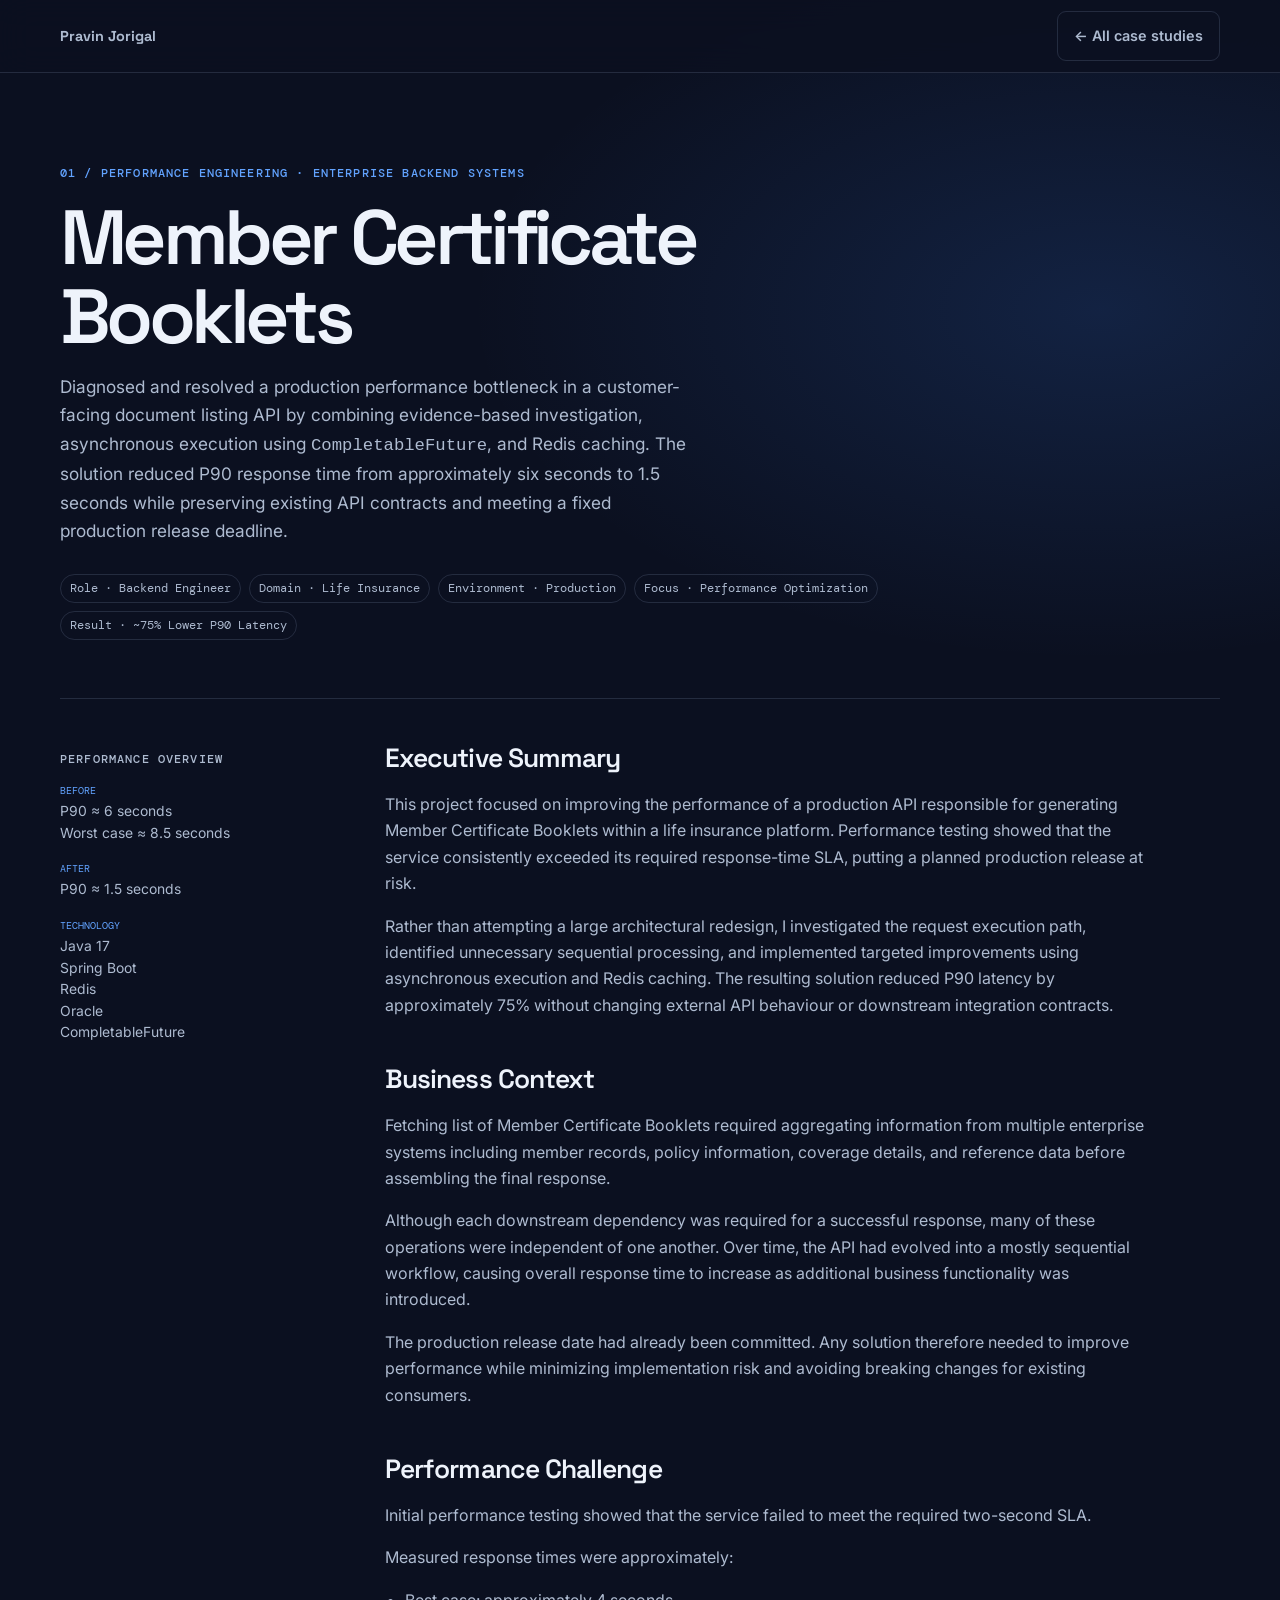
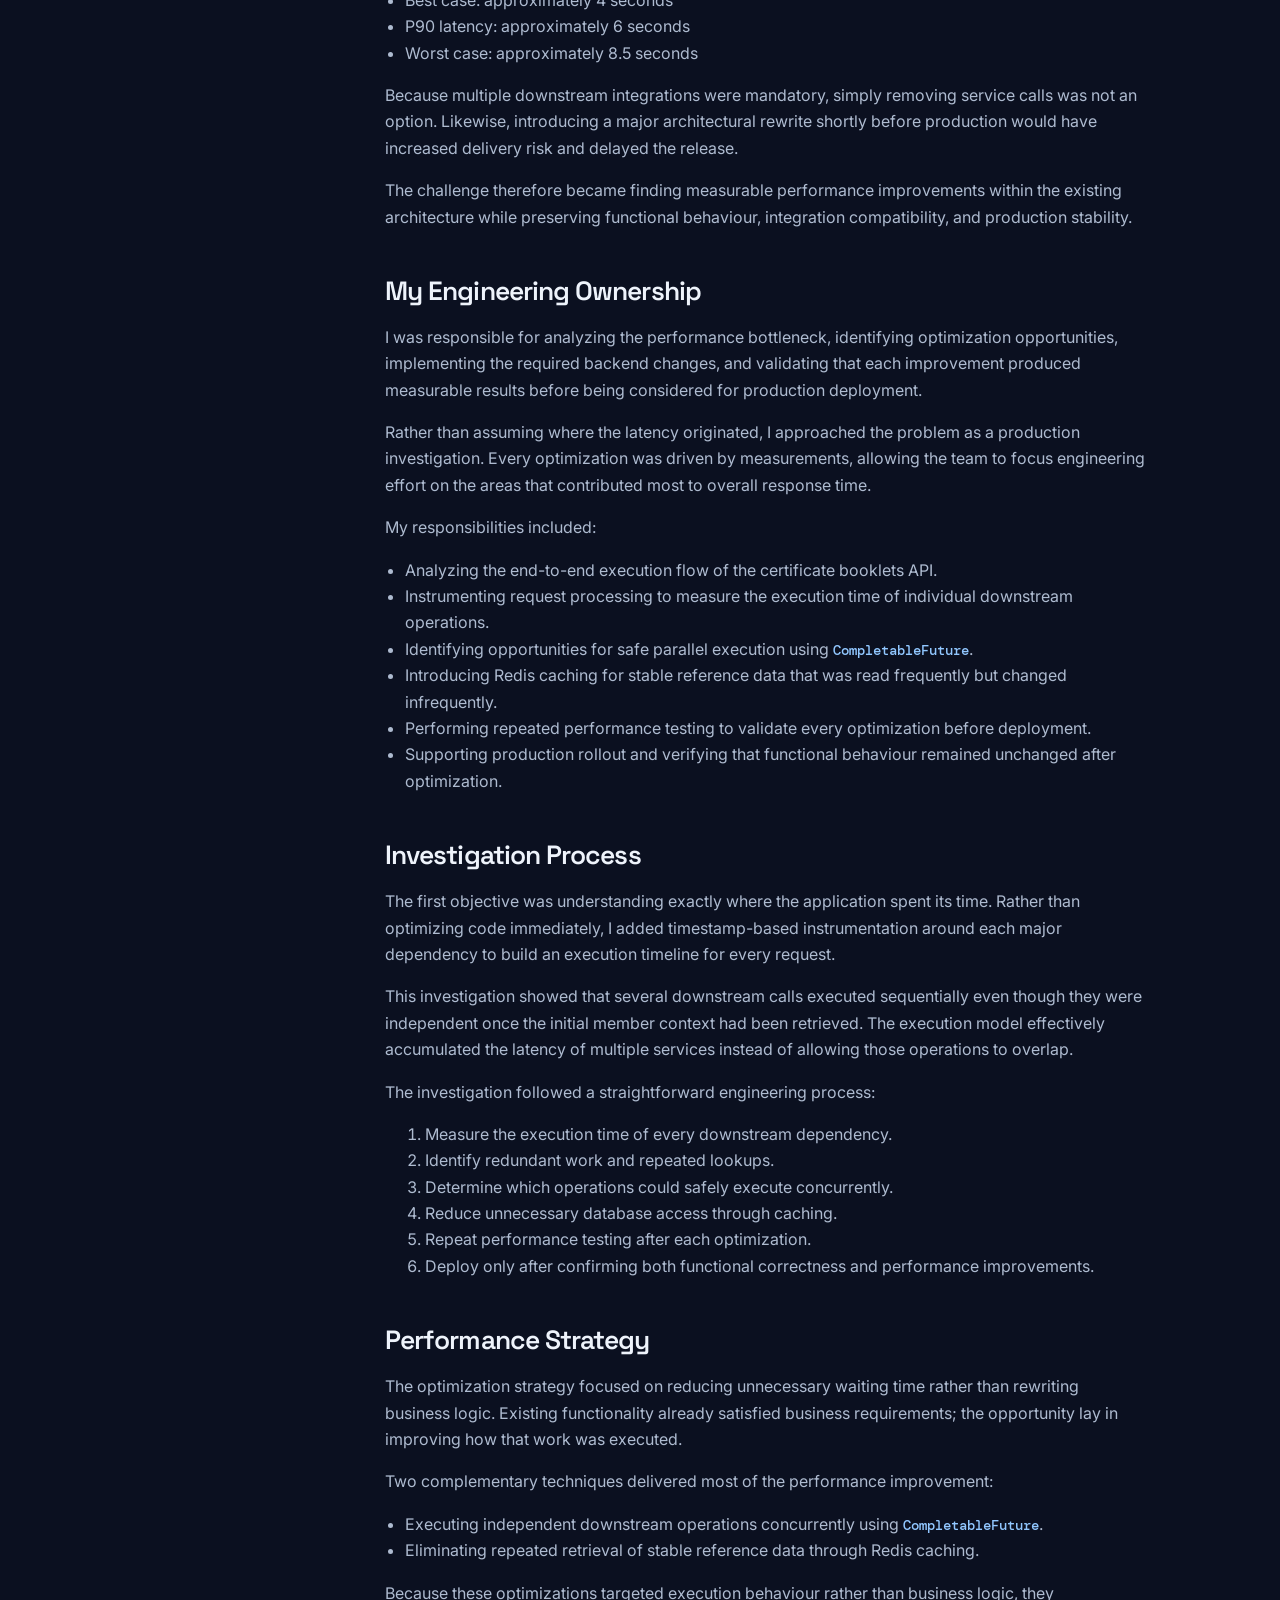
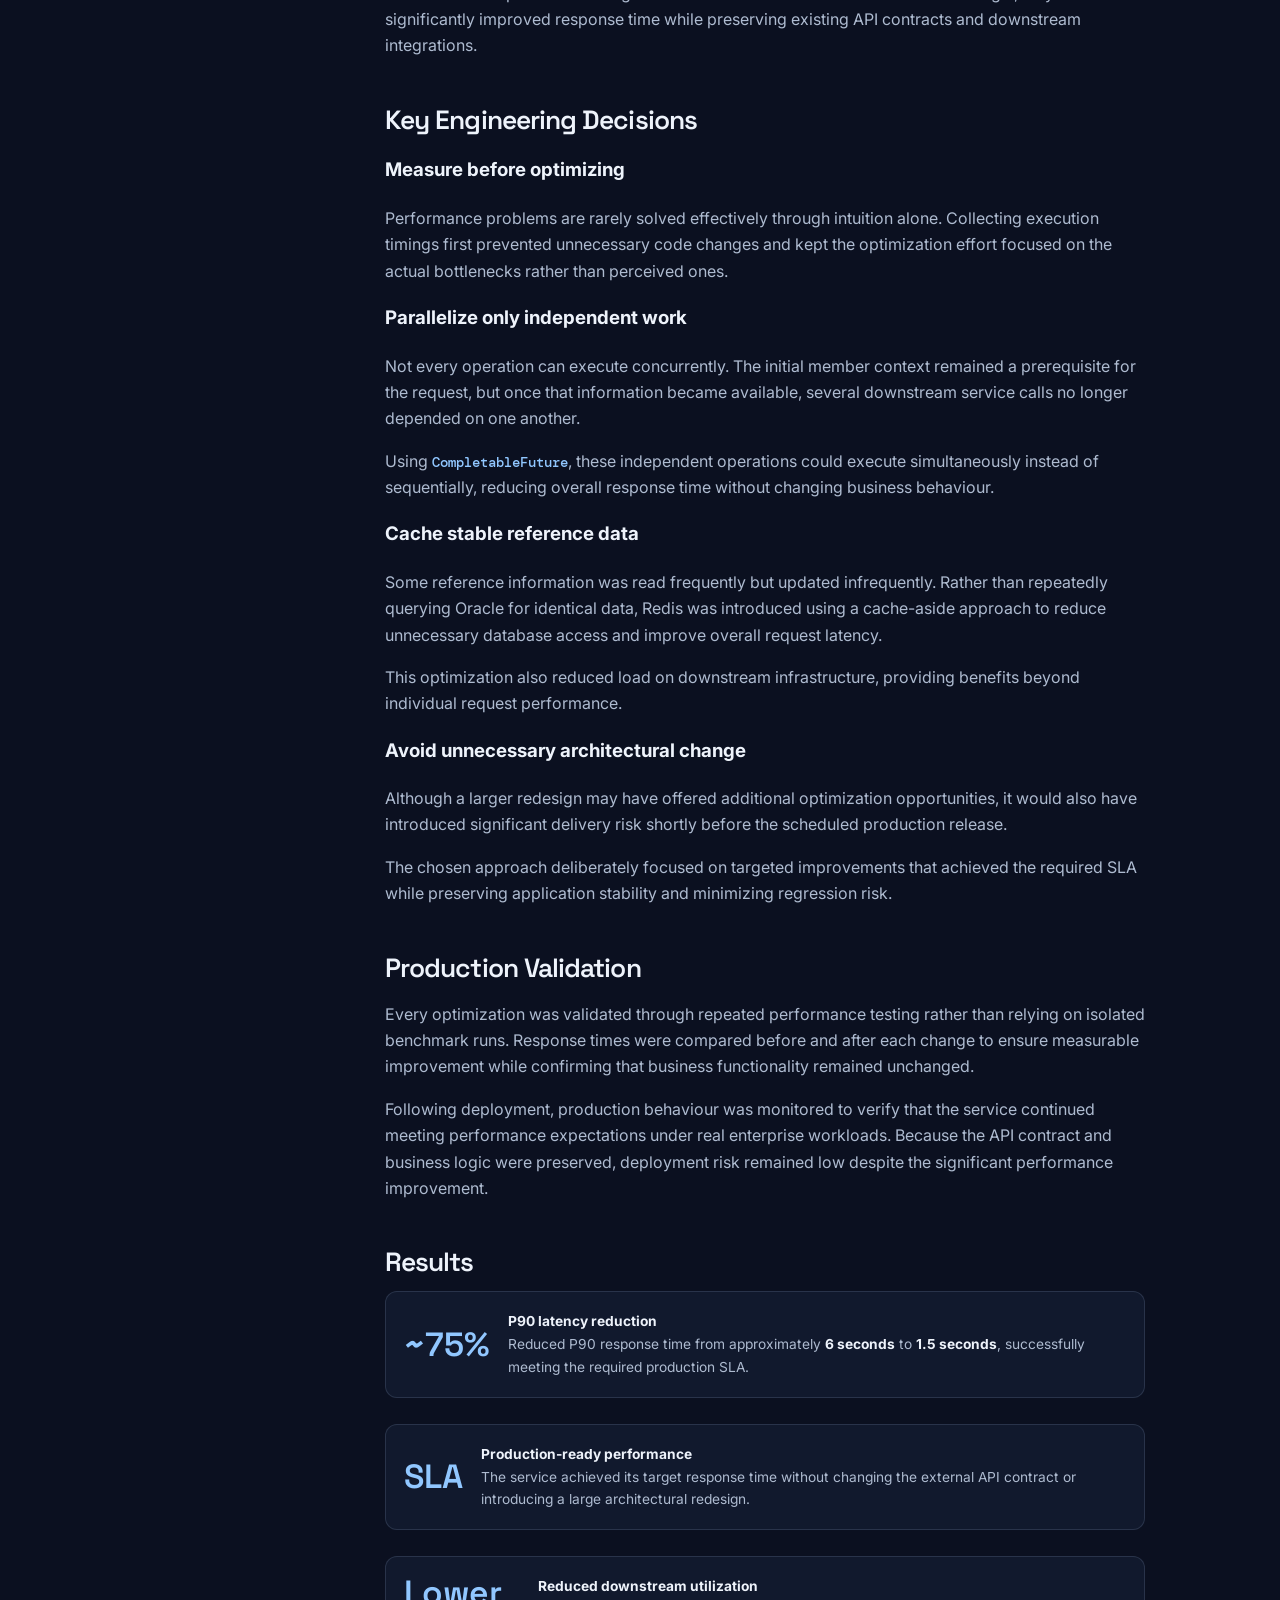
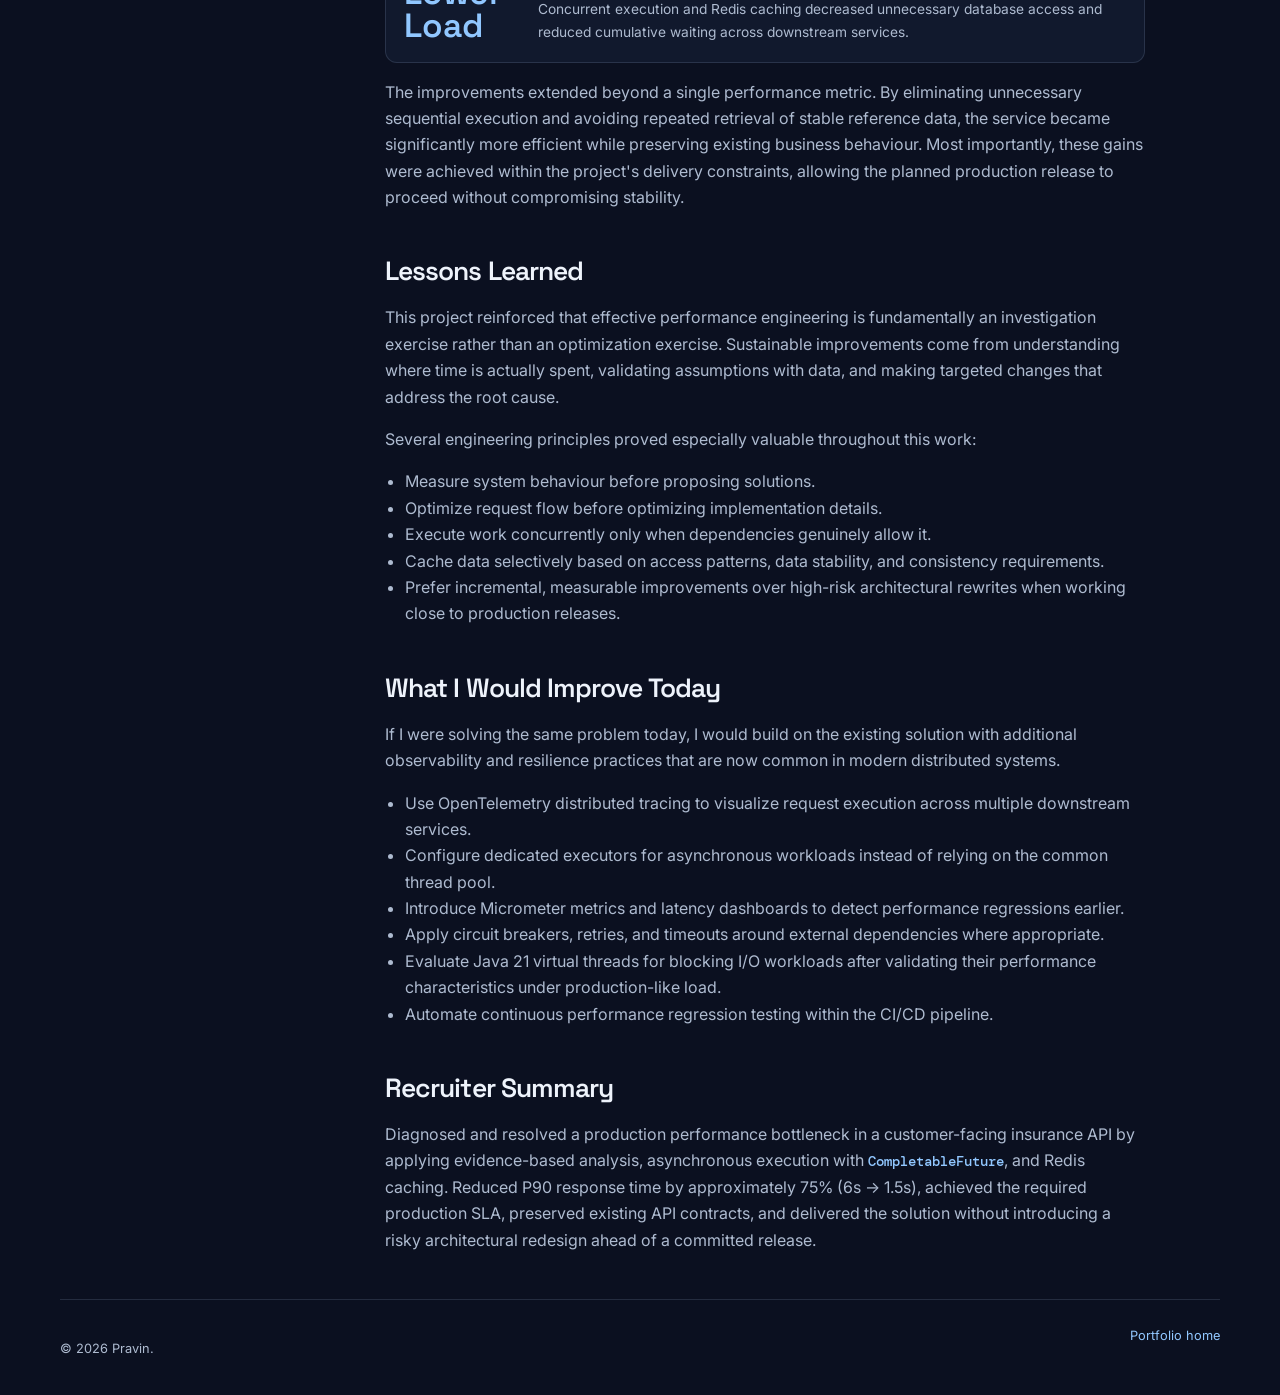
<file: projects/member-certificate-booklets.html>
<!doctype html>

<html lang="en">

<head>
    <!-- Google tag (gtag.js) -->
    <script async src="https://www.googletagmanager.com/gtag/js?id=G-LBNZE4SZ3R"></script>
    <script>
        window.dataLayer = window.dataLayer || [];
        function gtag(){dataLayer.push(arguments);}
        gtag('js', new Date());

        gtag('config', 'G-LBNZE4SZ3R');
    </script>

    <script type="text/javascript">
        (function(c,l,a,r,i,t,y){
            c[a]=c[a]||function(){(c[a].q=c[a].q||[]).push(arguments)};
            t=l.createElement(r);t.async=1;t.src="https://www.clarity.ms/tag/"+i;
            y=l.getElementsByTagName(r)[0];y.parentNode.insertBefore(t,y);
        })(window, document, "clarity", "script", "xumeysewhf");
    </script>

    <meta charset="utf-8">

    <meta name="viewport" content="width=device-width,initial-scale=1">

    <meta name="description"
          content="Performance engineering case study demonstrating how production API latency was reduced by approximately 75% through concurrency, caching, and evidence-based optimization.">

    <title>Member Certificate Booklets | Pravin Jorigal</title>

    <link rel="preconnect" href="https://fonts.googleapis.com">

    <link rel="preconnect" href="https://fonts.gstatic.com" crossorigin>

    <link
            href="https://fonts.googleapis.com/css2?family=DM+Mono:wght@400;500&family=Inter:wght@400;500;600;700&family=Space+Grotesk:wght@500;600;700&display=swap"
            rel="stylesheet">

    <link rel="stylesheet" href="../style.css">

</head>

<body>

<header class="site-header">

    <nav class="nav shell">

        <a class="wordmark" href="../index.html">
            Pravin Jorigal
        </a>

        <a class="button quiet" href="../index.html#projects">
            ← All case studies
        </a>

    </nav>

</header>

<main class="case-page shell">

    <section class="case-hero reveal">

        <p class="kicker">

            01 / Performance Engineering · Enterprise Backend Systems

        </p>

        <h1>

            Member Certificate Booklets

        </h1>

        <p class="lead">

            Diagnosed and resolved a production performance bottleneck in a
            customer-facing document listing API by combining evidence-based
            investigation, asynchronous execution using
            <code>CompletableFuture</code>, and Redis caching. The solution reduced
            P90 response time from approximately six seconds to 1.5 seconds while
            preserving existing API contracts and meeting a fixed production release
            deadline.

        </p>

        <div class="case-meta">

            <span>Role · Backend Engineer</span>

            <span>Domain · Life Insurance</span>

            <span>Environment · Production</span>

            <span>Focus · Performance Optimization</span>

            <span>Result · ~75% Lower P90 Latency</span>

        </div>

    </section>

    <section class="case-content reveal">

        <aside>

            <p class="kicker">

                Performance Overview

            </p>

            <dl>

                <dt>Before</dt>

                <dd>

                    P90 ≈ 6 seconds<br>

                    Worst case ≈ 8.5 seconds

                </dd>

                <dt>After</dt>

                <dd>

                    P90 ≈ 1.5 seconds

                </dd>

                <dt>Technology</dt>

                <dd>

                    Java 17<br>

                    Spring Boot<br>

                    Redis<br>

                    Oracle<br>

                    CompletableFuture

                </dd>

            </dl>

        </aside>

        <div>

            <h2>Executive Summary</h2>

            <p>

                This project focused on improving the performance of a production API
                responsible for generating Member Certificate Booklets within a life insurance
                platform. Performance testing showed that the service consistently exceeded its
                required response-time SLA, putting a planned production release at risk.

            </p>

            <p>

                Rather than attempting a large architectural redesign, I investigated the
                request execution path, identified unnecessary sequential processing, and
                implemented targeted improvements using asynchronous execution and Redis
                caching. The resulting solution reduced P90 latency by approximately 75%
                without changing external API behaviour or downstream integration contracts.

            </p>

            <h2>Business Context</h2>

            <p>

                Fetching list of Member Certificate Booklets required aggregating information from
                multiple enterprise systems including member records, policy information,
                coverage details, and reference data before assembling the final response.

            </p>

            <p>

                Although each downstream dependency was required for a successful response,
                many of these operations were independent of one another. Over time, the API
                had evolved into a mostly sequential workflow, causing overall response time to
                increase as additional business functionality was introduced.

            </p>

            <p>

                The production release date had already been committed. Any solution therefore
                needed to improve performance while minimizing implementation risk and avoiding
                breaking changes for existing consumers.

            </p>

            <h2>Performance Challenge</h2>

            <p>

                Initial performance testing showed that the service failed to meet the required
                two-second SLA.

            </p>

            <p>

                Measured response times were approximately:

            </p>

            <ul>

                <li>

                    Best case: approximately 4 seconds

                </li>

                <li>

                    P90 latency: approximately 6 seconds

                </li>

                <li>

                    Worst case: approximately 8.5 seconds

                </li>

            </ul>

            <p>

                Because multiple downstream integrations were mandatory, simply removing
                service calls was not an option. Likewise, introducing a major architectural
                rewrite shortly before production would have increased delivery risk and delayed
                the release.

            </p>

            <p>

                The challenge therefore became finding measurable performance improvements
                within the existing architecture while preserving functional behaviour,
                integration compatibility, and production stability.

            </p>
            <h2>My Engineering Ownership</h2>

            <p>

                I was responsible for analyzing the performance bottleneck, identifying
                optimization opportunities, implementing the required backend changes, and
                validating that each improvement produced measurable results before being
                considered for production deployment.

            </p>

            <p>

                Rather than assuming where the latency originated, I approached the problem as
                a production investigation. Every optimization was driven by measurements,
                allowing the team to focus engineering effort on the areas that contributed
                most to overall response time.

            </p>

            <p>

                My responsibilities included:

            </p>

            <ul>

                <li>

                    Analyzing the end-to-end execution flow of the certificate booklets API.

                </li>

                <li>

                    Instrumenting request processing to measure the execution time of individual
                    downstream operations.

                </li>

                <li>

                    Identifying opportunities for safe parallel execution using
                    <code>CompletableFuture</code>.

                </li>

                <li>

                    Introducing Redis caching for stable reference data that was read frequently
                    but changed infrequently.

                </li>

                <li>

                    Performing repeated performance testing to validate every optimization before
                    deployment.

                </li>

                <li>

                    Supporting production rollout and verifying that functional behaviour remained
                    unchanged after optimization.

                </li>

            </ul>

            <h2>Investigation Process</h2>

            <p>

                The first objective was understanding exactly where the application spent its
                time. Rather than optimizing code immediately, I added timestamp-based
                instrumentation around each major dependency to build an execution timeline for
                every request.

            </p>

            <p>

                This investigation showed that several downstream calls executed sequentially
                even though they were independent once the initial member context had been
                retrieved. The execution model effectively accumulated the latency of multiple
                services instead of allowing those operations to overlap.

            </p>

            <p>

                The investigation followed a straightforward engineering process:

            </p>

            <ol>

                <li>

                    Measure the execution time of every downstream dependency.

                </li>

                <li>

                    Identify redundant work and repeated lookups.

                </li>

                <li>

                    Determine which operations could safely execute concurrently.

                </li>

                <li>

                    Reduce unnecessary database access through caching.

                </li>

                <li>

                    Repeat performance testing after each optimization.

                </li>

                <li>

                    Deploy only after confirming both functional correctness and performance
                    improvements.

                </li>

            </ol>

            <h2>Performance Strategy</h2>

            <p>

                The optimization strategy focused on reducing unnecessary waiting time rather
                than rewriting business logic. Existing functionality already satisfied business
                requirements; the opportunity lay in improving how that work was executed.

            </p>

            <p>

                Two complementary techniques delivered most of the performance improvement:

            </p>

            <ul>

                <li>

                    Executing independent downstream operations concurrently using
                    <code>CompletableFuture</code>.

                </li>

                <li>

                    Eliminating repeated retrieval of stable reference data through Redis caching.

                </li>

            </ul>

            <p>

                Because these optimizations targeted execution behaviour rather than business
                logic, they significantly improved response time while preserving existing API
                contracts and downstream integrations.

            </p>

            <h2>Key Engineering Decisions</h2>

            <h3>Measure before optimizing</h3>

            <p>

                Performance problems are rarely solved effectively through intuition alone.
                Collecting execution timings first prevented unnecessary code changes and kept
                the optimization effort focused on the actual bottlenecks rather than perceived
                ones.

            </p>

            <h3>Parallelize only independent work</h3>

            <p>

                Not every operation can execute concurrently. The initial member context
                remained a prerequisite for the request, but once that information became
                available, several downstream service calls no longer depended on one another.

            </p>

            <p>

                Using <code>CompletableFuture</code>, these independent operations could execute
                simultaneously instead of sequentially, reducing overall response time without
                changing business behaviour.

            </p>

            <h3>Cache stable reference data</h3>

            <p>

                Some reference information was read frequently but updated infrequently. Rather
                than repeatedly querying Oracle for identical data, Redis was introduced using
                a cache-aside approach to reduce unnecessary database access and improve overall
                request latency.

            </p>

            <p>

                This optimization also reduced load on downstream infrastructure, providing
                benefits beyond individual request performance.

            </p>

            <h3>Avoid unnecessary architectural change</h3>

            <p>

                Although a larger redesign may have offered additional optimization
                opportunities, it would also have introduced significant delivery risk shortly
                before the scheduled production release.

            </p>

            <p>

                The chosen approach deliberately focused on targeted improvements that achieved
                the required SLA while preserving application stability and minimizing
                regression risk.

            </p>

            <h2>Production Validation</h2>

            <p>

                Every optimization was validated through repeated performance testing rather
                than relying on isolated benchmark runs. Response times were compared before and
                after each change to ensure measurable improvement while confirming that
                business functionality remained unchanged.

            </p>

            <p>

                Following deployment, production behaviour was monitored to verify that the
                service continued meeting performance expectations under real enterprise
                workloads. Because the API contract and business logic were preserved,
                deployment risk remained low despite the significant performance improvement.

            </p>
            <h2>Results</h2>

            <div class="result">

                <b>~75%</b>

                <p>

                    <strong>P90 latency reduction</strong><br>

                    Reduced P90 response time from approximately <strong>6 seconds</strong>
                    to <strong>1.5 seconds</strong>, successfully meeting the required
                    production SLA.

                </p>

            </div>

            <br>

            <div class="result">

                <b>SLA</b>

                <p>

                    <strong>Production-ready performance</strong><br>

                    The service achieved its target response time without changing the
                    external API contract or introducing a large architectural redesign.

                </p>

            </div>

            <br>

            <div class="result">

                <b>Lower Load</b>

                <p>

                    <strong>Reduced downstream utilization</strong><br>

                    Concurrent execution and Redis caching decreased unnecessary database
                    access and reduced cumulative waiting across downstream services.

                </p>

            </div>

            <p>

                The improvements extended beyond a single performance metric. By eliminating
                unnecessary sequential execution and avoiding repeated retrieval of stable
                reference data, the service became significantly more efficient while preserving
                existing business behaviour. Most importantly, these gains were achieved within
                the project's delivery constraints, allowing the planned production release to
                proceed without compromising stability.

            </p>

            <h2>Lessons Learned</h2>

            <p>

                This project reinforced that effective performance engineering is fundamentally
                an investigation exercise rather than an optimization exercise. Sustainable
                improvements come from understanding where time is actually spent, validating
                assumptions with data, and making targeted changes that address the root cause.

            </p>

            <p>

                Several engineering principles proved especially valuable throughout this work:

            </p>

            <ul>

                <li>

                    Measure system behaviour before proposing solutions.

                </li>

                <li>

                    Optimize request flow before optimizing implementation details.

                </li>

                <li>

                    Execute work concurrently only when dependencies genuinely allow it.

                </li>

                <li>

                    Cache data selectively based on access patterns, data stability, and
                    consistency requirements.

                </li>

                <li>

                    Prefer incremental, measurable improvements over high-risk architectural
                    rewrites when working close to production releases.

                </li>

            </ul>

            <h2>What I Would Improve Today</h2>

            <p>

                If I were solving the same problem today, I would build on the existing solution
                with additional observability and resilience practices that are now common in
                modern distributed systems.

            </p>

            <ul>

                <li>

                    Use OpenTelemetry distributed tracing to visualize request execution across
                    multiple downstream services.

                </li>

                <li>

                    Configure dedicated executors for asynchronous workloads instead of relying on
                    the common thread pool.

                </li>

                <li>

                    Introduce Micrometer metrics and latency dashboards to detect performance
                    regressions earlier.

                </li>

                <li>

                    Apply circuit breakers, retries, and timeouts around external dependencies
                    where appropriate.

                </li>

                <li>

                    Evaluate Java 21 virtual threads for blocking I/O workloads after validating
                    their performance characteristics under production-like load.

                </li>

                <li>

                    Automate continuous performance regression testing within the CI/CD pipeline.

                </li>

            </ul>

            <h2>Recruiter Summary</h2>

            <p>

                Diagnosed and resolved a production performance bottleneck in a customer-facing
                insurance API by applying evidence-based analysis, asynchronous execution with
                <code>CompletableFuture</code>, and Redis caching. Reduced P90 response time by
                approximately 75% (6s → 1.5s), achieved the required production SLA, preserved
                existing API contracts, and delivered the solution without introducing a risky
                architectural redesign ahead of a committed release.

            </p>

        </div>

    </section>

</main>

<footer class="footer shell">

    <p>
        © <span class="year"></span> Pravin.
    </p>

    <a href="../index.html">
        Portfolio home
    </a>

</footer>

<script src="../script.js"></script>

<script>
    if (typeof gtag !== "undefined") {
        gtag("event", "case_study_open", {
            case_study: document.title
        });
    }
</script>

</body>

</html>
</file>
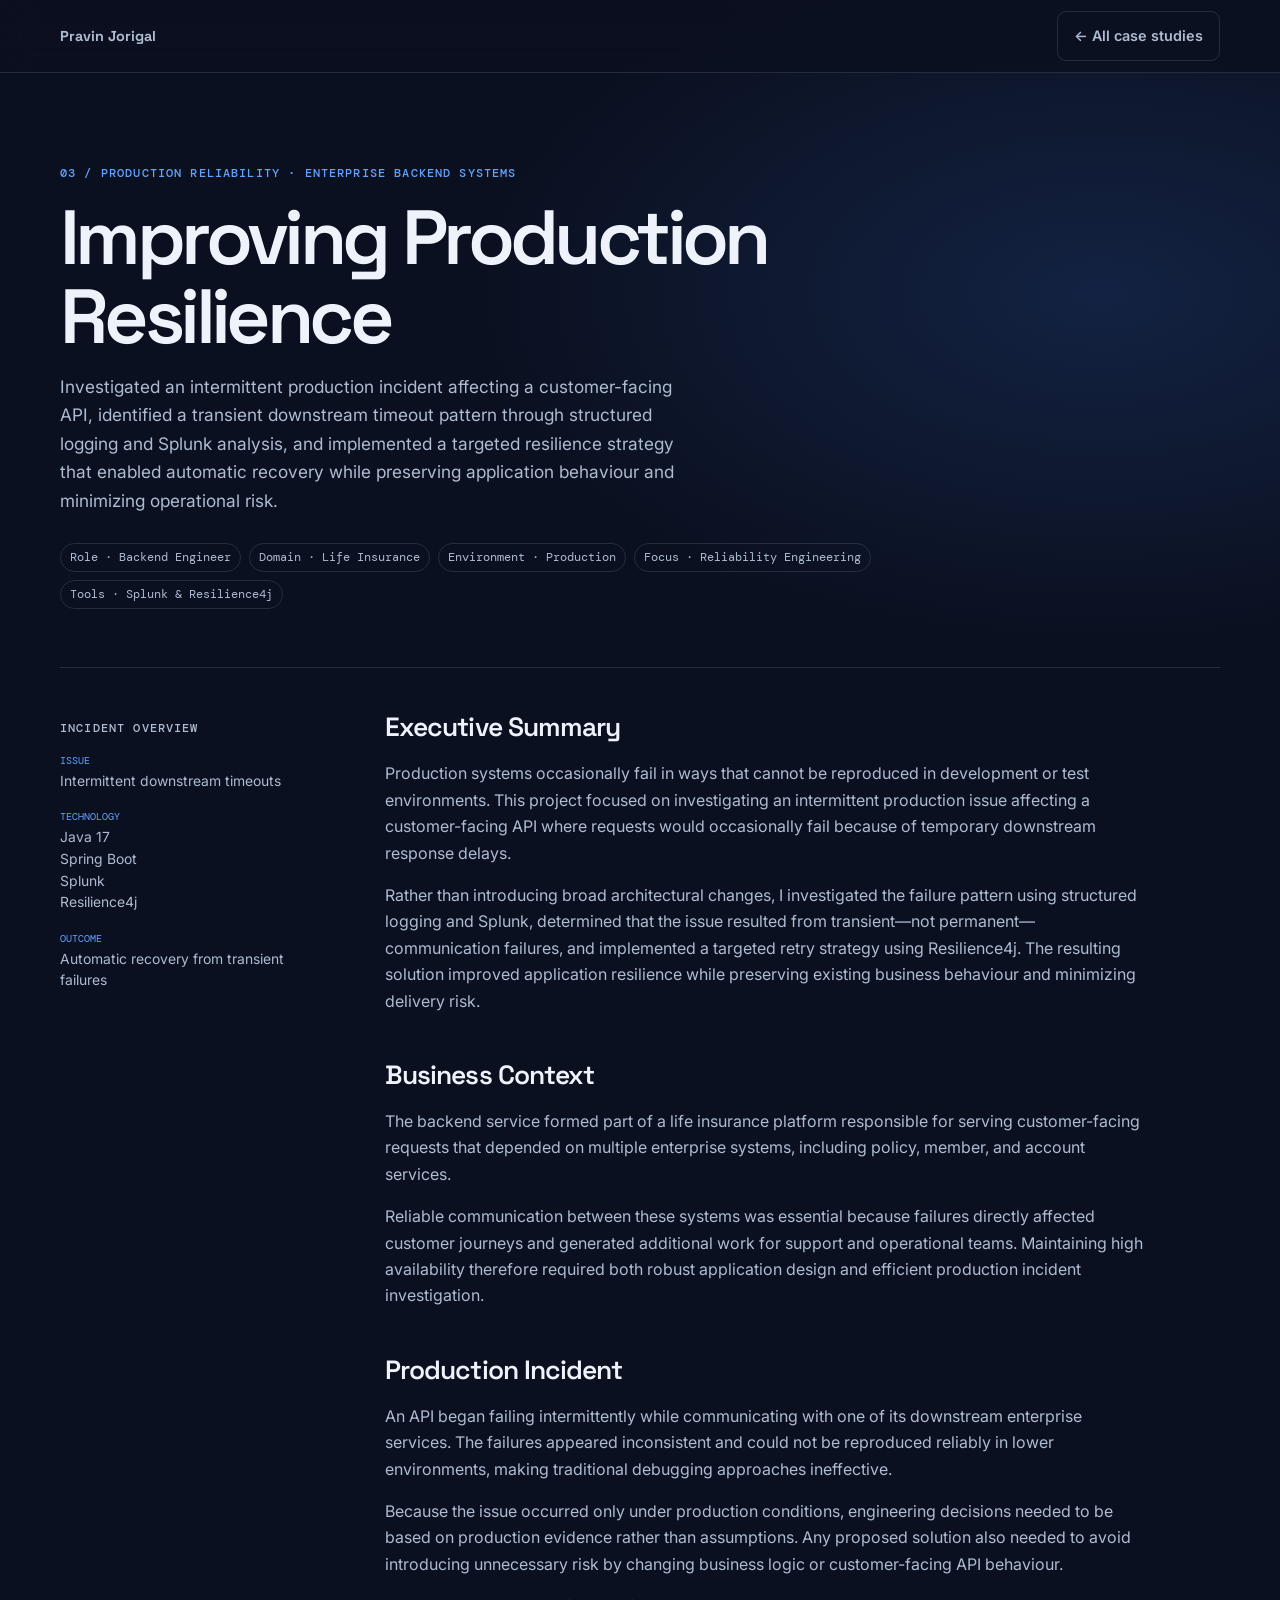
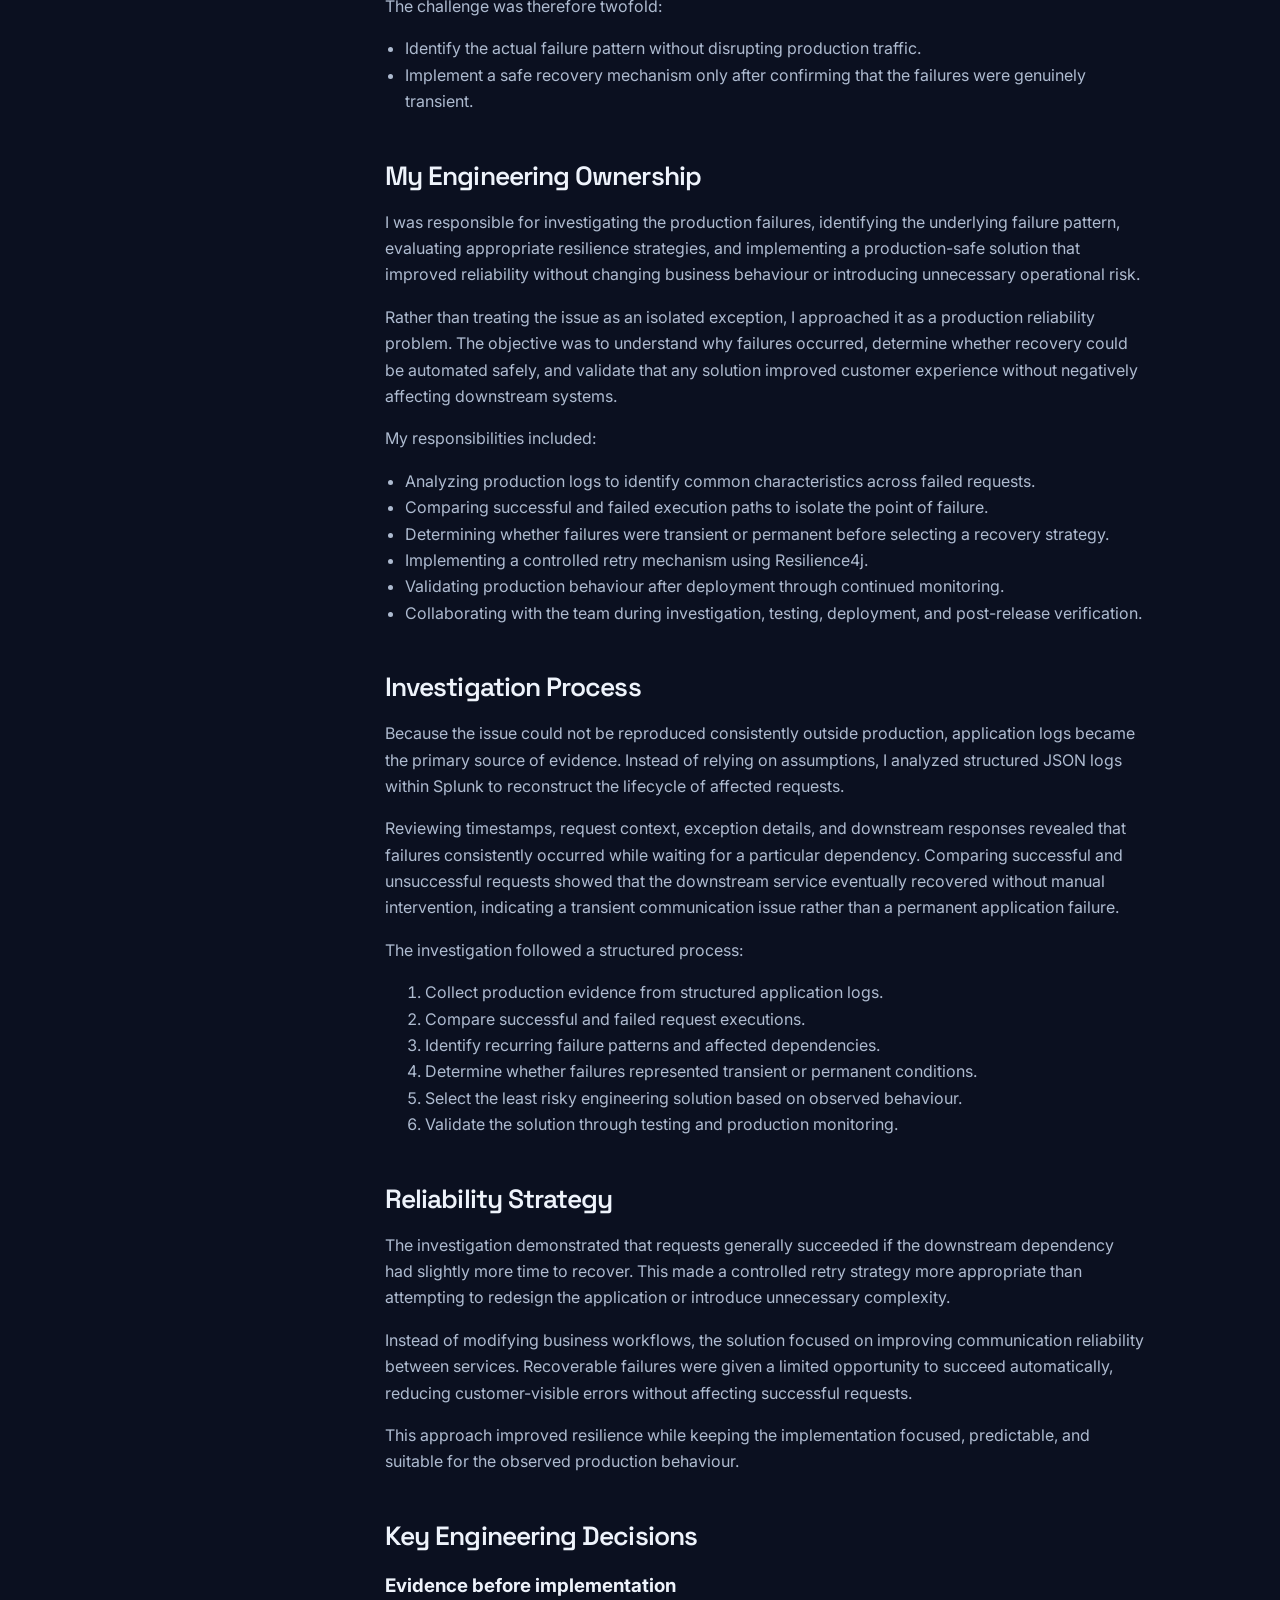
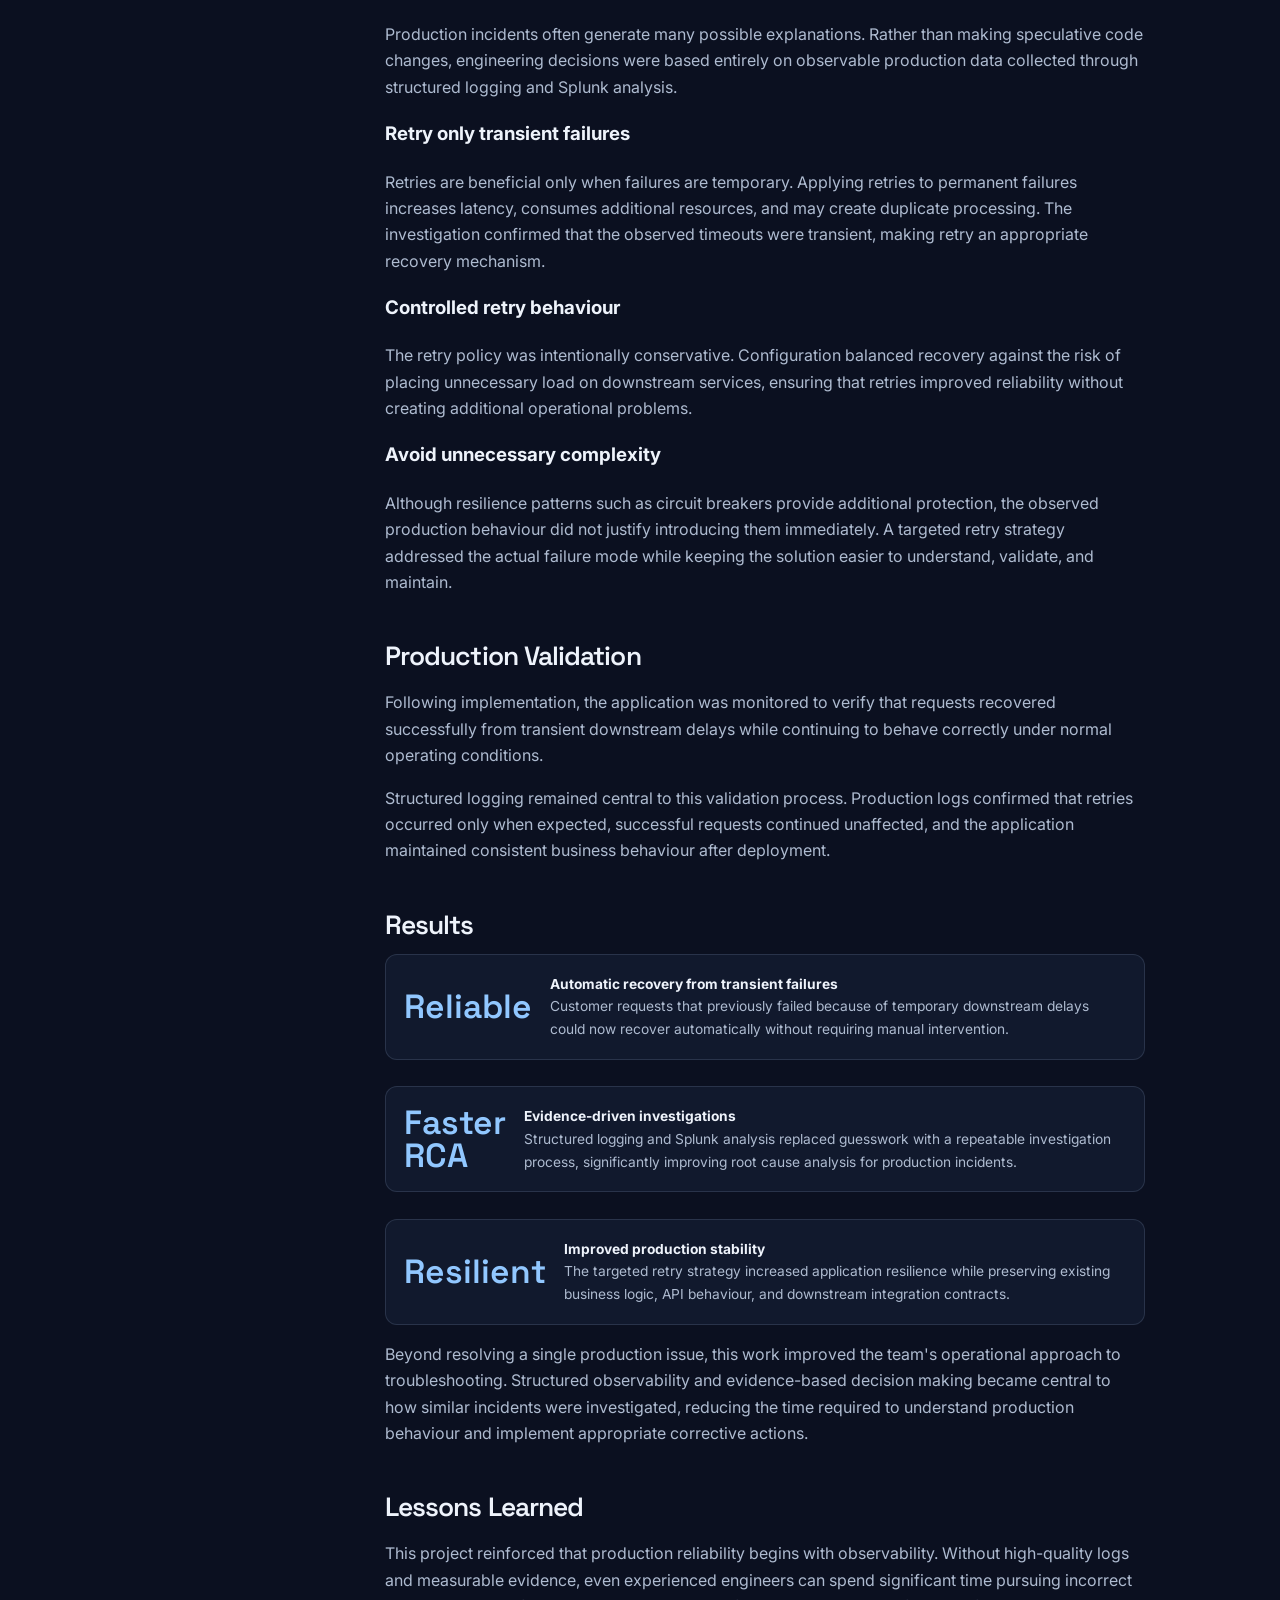
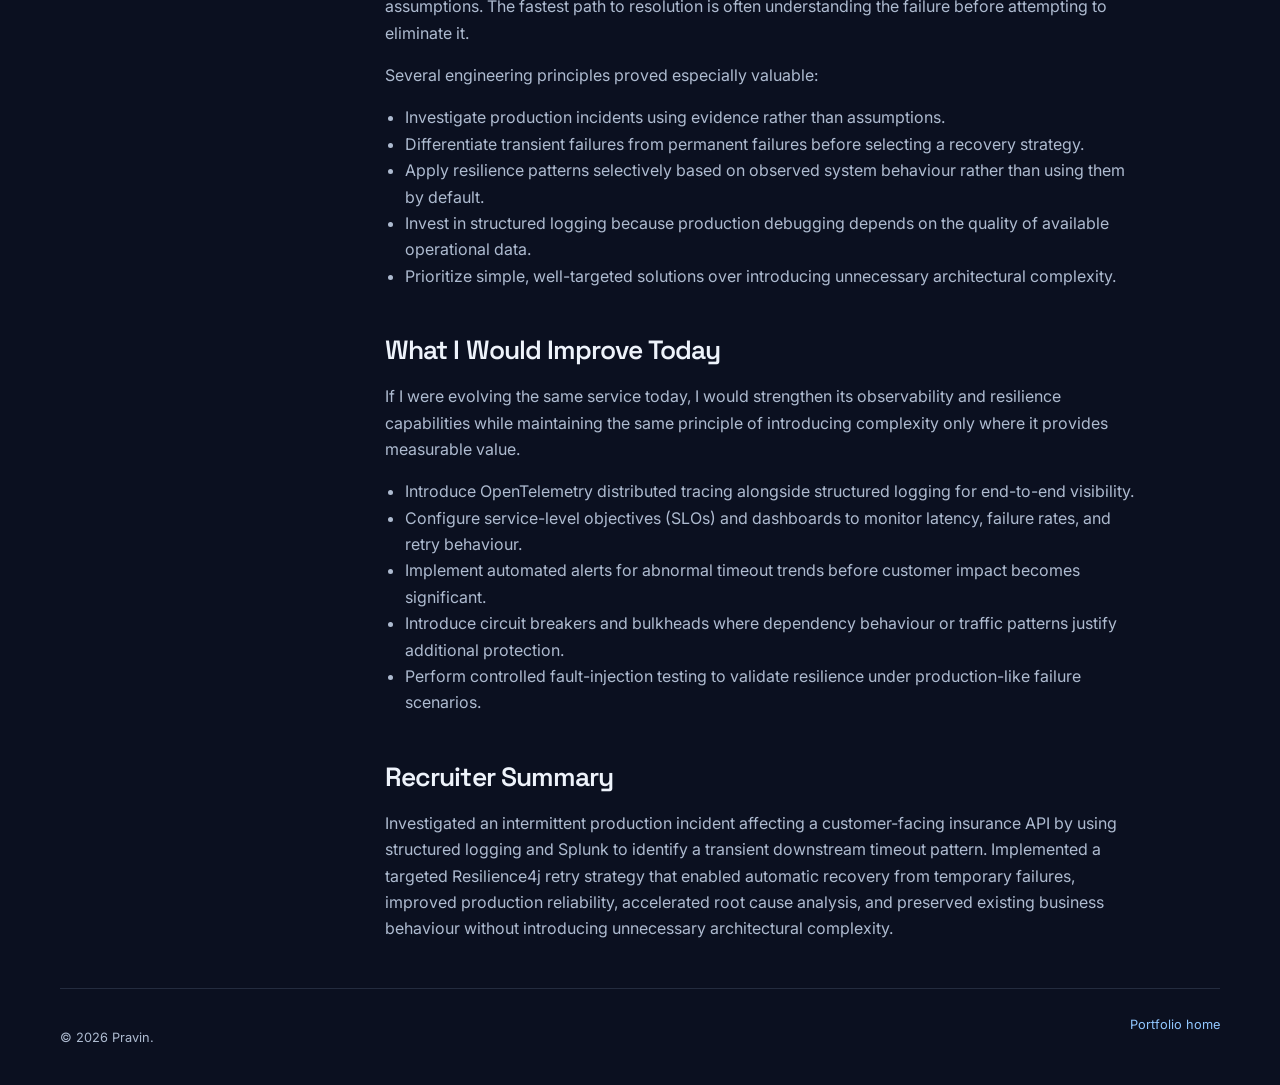
<file: projects/production-reliability.html>
<!doctype html>

<html lang="en">

<head>
    <!-- Google tag (gtag.js) -->
    <script async src="https://www.googletagmanager.com/gtag/js?id=G-LBNZE4SZ3R"></script>
    <script>
        window.dataLayer = window.dataLayer || [];
        function gtag(){dataLayer.push(arguments);}
        gtag('js', new Date());

        gtag('config', 'G-LBNZE4SZ3R');
    </script>

    <script type="text/javascript">
        (function(c,l,a,r,i,t,y){
            c[a]=c[a]||function(){(c[a].q=c[a].q||[]).push(arguments)};
            t=l.createElement(r);t.async=1;t.src="https://www.clarity.ms/tag/"+i;
            y=l.getElementsByTagName(r)[0];y.parentNode.insertBefore(t,y);
        })(window, document, "clarity", "script", "xumeysewhf");
    </script>

    <meta charset="utf-8">

    <meta name="viewport" content="width=device-width,initial-scale=1">

    <meta name="description"
          content="Production reliability case study demonstrating how evidence-based investigation and targeted resilience improvements resolved intermittent production failures.">

    <title>Production Reliability | Pravin Jorigal</title>

    <link rel="preconnect" href="https://fonts.googleapis.com">

    <link rel="preconnect" href="https://fonts.gstatic.com" crossorigin>

    <link
            href="https://fonts.googleapis.com/css2?family=DM+Mono:wght@400;500&family=Inter:wght@400;500;600;700&family=Space+Grotesk:wght@500;600;700&display=swap"
            rel="stylesheet">

    <link rel="stylesheet" href="../style.css">

</head>

<body>

<header class="site-header">

    <nav class="nav shell">

        <a class="wordmark" href="../index.html">
            Pravin Jorigal
        </a>

        <a class="button quiet" href="../index.html#projects">
            ← All case studies
        </a>

    </nav>

</header>

<main class="case-page shell">

    <section class="case-hero reveal">

        <p class="kicker">

            03 / Production Reliability · Enterprise Backend Systems

        </p>

        <h1>

            Improving Production Resilience

        </h1>

        <p class="lead">

            Investigated an intermittent production incident affecting a
            customer-facing API, identified a transient downstream timeout pattern
            through structured logging and Splunk analysis, and implemented a
            targeted resilience strategy that enabled automatic recovery while
            preserving application behaviour and minimizing operational risk.

        </p>

        <div class="case-meta">

            <span>Role · Backend Engineer</span>

            <span>Domain · Life Insurance</span>

            <span>Environment · Production</span>

            <span>Focus · Reliability Engineering</span>

            <span>Tools · Splunk & Resilience4j</span>

        </div>

    </section>

    <section class="case-content reveal">

        <aside>

            <p class="kicker">

                Incident Overview

            </p>

            <dl>

                <dt>Issue</dt>

                <dd>

                    Intermittent downstream timeouts

                </dd>

                <dt>Technology</dt>

                <dd>

                    Java 17<br>

                    Spring Boot<br>

                    Splunk<br>

                    Resilience4j

                </dd>

                <dt>Outcome</dt>

                <dd>

                    Automatic recovery from transient failures

                </dd>

            </dl>

        </aside>

        <div>

            <h2>Executive Summary</h2>

            <p>

                Production systems occasionally fail in ways that cannot be reproduced in
                development or test environments. This project focused on investigating an
                intermittent production issue affecting a customer-facing API where requests
                would occasionally fail because of temporary downstream response delays.

            </p>

            <p>

                Rather than introducing broad architectural changes, I investigated the failure
                pattern using structured logging and Splunk, determined that the issue resulted
                from transient—not permanent—communication failures, and implemented a targeted
                retry strategy using Resilience4j. The resulting solution improved application
                resilience while preserving existing business behaviour and minimizing delivery
                risk.

            </p>

            <h2>Business Context</h2>

            <p>

                The backend service formed part of a life insurance platform responsible for
                serving customer-facing requests that depended on multiple enterprise systems,
                including policy, member, and account services.

            </p>

            <p>

                Reliable communication between these systems was essential because failures
                directly affected customer journeys and generated additional work for support
                and operational teams. Maintaining high availability therefore required both
                robust application design and efficient production incident investigation.

            </p>

            <h2>Production Incident</h2>

            <p>

                An API began failing intermittently while communicating with one of its
                downstream enterprise services. The failures appeared inconsistent and could
                not be reproduced reliably in lower environments, making traditional debugging
                approaches ineffective.

            </p>

            <p>

                Because the issue occurred only under production conditions, engineering
                decisions needed to be based on production evidence rather than assumptions.
                Any proposed solution also needed to avoid introducing unnecessary risk by
                changing business logic or customer-facing API behaviour.

            </p>

            <p>

                The challenge was therefore twofold:

            </p>

            <ul>

                <li>

                    Identify the actual failure pattern without disrupting production traffic.

                </li>

                <li>

                    Implement a safe recovery mechanism only after confirming that the failures
                    were genuinely transient.

                </li>

            </ul>
            <h2>My Engineering Ownership</h2>

            <p>

                I was responsible for investigating the production failures, identifying the
                underlying failure pattern, evaluating appropriate resilience strategies, and
                implementing a production-safe solution that improved reliability without
                changing business behaviour or introducing unnecessary operational risk.

            </p>

            <p>

                Rather than treating the issue as an isolated exception, I approached it as a
                production reliability problem. The objective was to understand why failures
                occurred, determine whether recovery could be automated safely, and validate
                that any solution improved customer experience without negatively affecting
                downstream systems.

            </p>

            <p>

                My responsibilities included:

            </p>

            <ul>

                <li>

                    Analyzing production logs to identify common characteristics across failed
                    requests.

                </li>

                <li>

                    Comparing successful and failed execution paths to isolate the point of
                    failure.

                </li>

                <li>

                    Determining whether failures were transient or permanent before selecting a
                    recovery strategy.

                </li>

                <li>

                    Implementing a controlled retry mechanism using Resilience4j.

                </li>

                <li>

                    Validating production behaviour after deployment through continued monitoring.

                </li>

                <li>

                    Collaborating with the team during investigation, testing, deployment, and
                    post-release verification.

                </li>

            </ul>

            <h2>Investigation Process</h2>

            <p>

                Because the issue could not be reproduced consistently outside production,
                application logs became the primary source of evidence. Instead of relying on
                assumptions, I analyzed structured JSON logs within Splunk to reconstruct the
                lifecycle of affected requests.

            </p>

            <p>

                Reviewing timestamps, request context, exception details, and downstream
                responses revealed that failures consistently occurred while waiting for a
                particular dependency. Comparing successful and unsuccessful requests showed
                that the downstream service eventually recovered without manual intervention,
                indicating a transient communication issue rather than a permanent application
                failure.

            </p>

            <p>

                The investigation followed a structured process:

            </p>

            <ol>

                <li>

                    Collect production evidence from structured application logs.

                </li>

                <li>

                    Compare successful and failed request executions.

                </li>

                <li>

                    Identify recurring failure patterns and affected dependencies.

                </li>

                <li>

                    Determine whether failures represented transient or permanent conditions.

                </li>

                <li>

                    Select the least risky engineering solution based on observed behaviour.

                </li>

                <li>

                    Validate the solution through testing and production monitoring.

                </li>

            </ol>

            <h2>Reliability Strategy</h2>

            <p>

                The investigation demonstrated that requests generally succeeded if the
                downstream dependency had slightly more time to recover. This made a controlled
                retry strategy more appropriate than attempting to redesign the application or
                introduce unnecessary complexity.

            </p>

            <p>

                Instead of modifying business workflows, the solution focused on improving
                communication reliability between services. Recoverable failures were given a
                limited opportunity to succeed automatically, reducing customer-visible errors
                without affecting successful requests.

            </p>

            <p>

                This approach improved resilience while keeping the implementation focused,
                predictable, and suitable for the observed production behaviour.

            </p>

            <h2>Key Engineering Decisions</h2>

            <h3>Evidence before implementation</h3>

            <p>

                Production incidents often generate many possible explanations. Rather than
                making speculative code changes, engineering decisions were based entirely on
                observable production data collected through structured logging and Splunk
                analysis.

            </p>

            <h3>Retry only transient failures</h3>

            <p>

                Retries are beneficial only when failures are temporary. Applying retries to
                permanent failures increases latency, consumes additional resources, and may
                create duplicate processing. The investigation confirmed that the observed
                timeouts were transient, making retry an appropriate recovery mechanism.

            </p>

            <h3>Controlled retry behaviour</h3>

            <p>

                The retry policy was intentionally conservative. Configuration balanced recovery
                against the risk of placing unnecessary load on downstream services, ensuring
                that retries improved reliability without creating additional operational
                problems.

            </p>

            <h3>Avoid unnecessary complexity</h3>

            <p>

                Although resilience patterns such as circuit breakers provide additional
                protection, the observed production behaviour did not justify introducing them
                immediately. A targeted retry strategy addressed the actual failure mode while
                keeping the solution easier to understand, validate, and maintain.

            </p>

            <h2>Production Validation</h2>

            <p>

                Following implementation, the application was monitored to verify that requests
                recovered successfully from transient downstream delays while continuing to
                behave correctly under normal operating conditions.

            </p>

            <p>

                Structured logging remained central to this validation process. Production logs
                confirmed that retries occurred only when expected, successful requests
                continued unaffected, and the application maintained consistent business
                behaviour after deployment.

            </p>
            <h2>Results</h2>

            <div class="result">

                <b>Reliable</b>

                <p>

                    <strong>Automatic recovery from transient failures</strong><br>

                    Customer requests that previously failed because of temporary downstream
                    delays could now recover automatically without requiring manual
                    intervention.

                </p>

            </div>

            <br>

            <div class="result">

                <b>Faster RCA</b>

                <p>

                    <strong>Evidence-driven investigations</strong><br>

                    Structured logging and Splunk analysis replaced guesswork with a
                    repeatable investigation process, significantly improving root cause
                    analysis for production incidents.

                </p>

            </div>

            <br>

            <div class="result">

                <b>Resilient</b>

                <p>

                    <strong>Improved production stability</strong><br>

                    The targeted retry strategy increased application resilience while
                    preserving existing business logic, API behaviour, and downstream
                    integration contracts.

                </p>

            </div>

            <p>

                Beyond resolving a single production issue, this work improved the team's
                operational approach to troubleshooting. Structured observability and
                evidence-based decision making became central to how similar incidents were
                investigated, reducing the time required to understand production behaviour and
                implement appropriate corrective actions.

            </p>

            <h2>Lessons Learned</h2>

            <p>

                This project reinforced that production reliability begins with observability.
                Without high-quality logs and measurable evidence, even experienced engineers
                can spend significant time pursuing incorrect assumptions. The fastest path to
                resolution is often understanding the failure before attempting to eliminate it.

            </p>

            <p>

                Several engineering principles proved especially valuable:

            </p>

            <ul>

                <li>

                    Investigate production incidents using evidence rather than assumptions.

                </li>

                <li>

                    Differentiate transient failures from permanent failures before selecting a
                    recovery strategy.

                </li>

                <li>

                    Apply resilience patterns selectively based on observed system behaviour rather
                    than using them by default.

                </li>

                <li>

                    Invest in structured logging because production debugging depends on the quality
                    of available operational data.

                </li>

                <li>

                    Prioritize simple, well-targeted solutions over introducing unnecessary
                    architectural complexity.

                </li>

            </ul>

            <h2>What I Would Improve Today</h2>

            <p>

                If I were evolving the same service today, I would strengthen its observability
                and resilience capabilities while maintaining the same principle of introducing
                complexity only where it provides measurable value.

            </p>

            <ul>

                <li>

                    Introduce OpenTelemetry distributed tracing alongside structured logging for
                    end-to-end visibility.

                </li>

                <li>

                    Configure service-level objectives (SLOs) and dashboards to monitor latency,
                    failure rates, and retry behaviour.

                </li>

                <li>

                    Implement automated alerts for abnormal timeout trends before customer impact
                    becomes significant.

                </li>

                <li>

                    Introduce circuit breakers and bulkheads where dependency behaviour or traffic
                    patterns justify additional protection.

                </li>

                <li>

                    Perform controlled fault-injection testing to validate resilience under
                    production-like failure scenarios.

                </li>

            </ul>

            <h2>Recruiter Summary</h2>

            <p>

                Investigated an intermittent production incident affecting a customer-facing
                insurance API by using structured logging and Splunk to identify a transient
                downstream timeout pattern. Implemented a targeted Resilience4j retry strategy
                that enabled automatic recovery from temporary failures, improved production
                reliability, accelerated root cause analysis, and preserved existing business
                behaviour without introducing unnecessary architectural complexity.

            </p>

        </div>

    </section>

</main>

<footer class="footer shell">

    <p>
        © <span class="year"></span> Pravin.
    </p>

    <a href="../index.html">
        Portfolio home
    </a>

</footer>

<script src="../script.js"></script>

<script>
    if (typeof gtag !== "undefined") {
        gtag("event", "case_study_open", {
            case_study: document.title
        });
    }
</script>

</body>

</html>
</file>
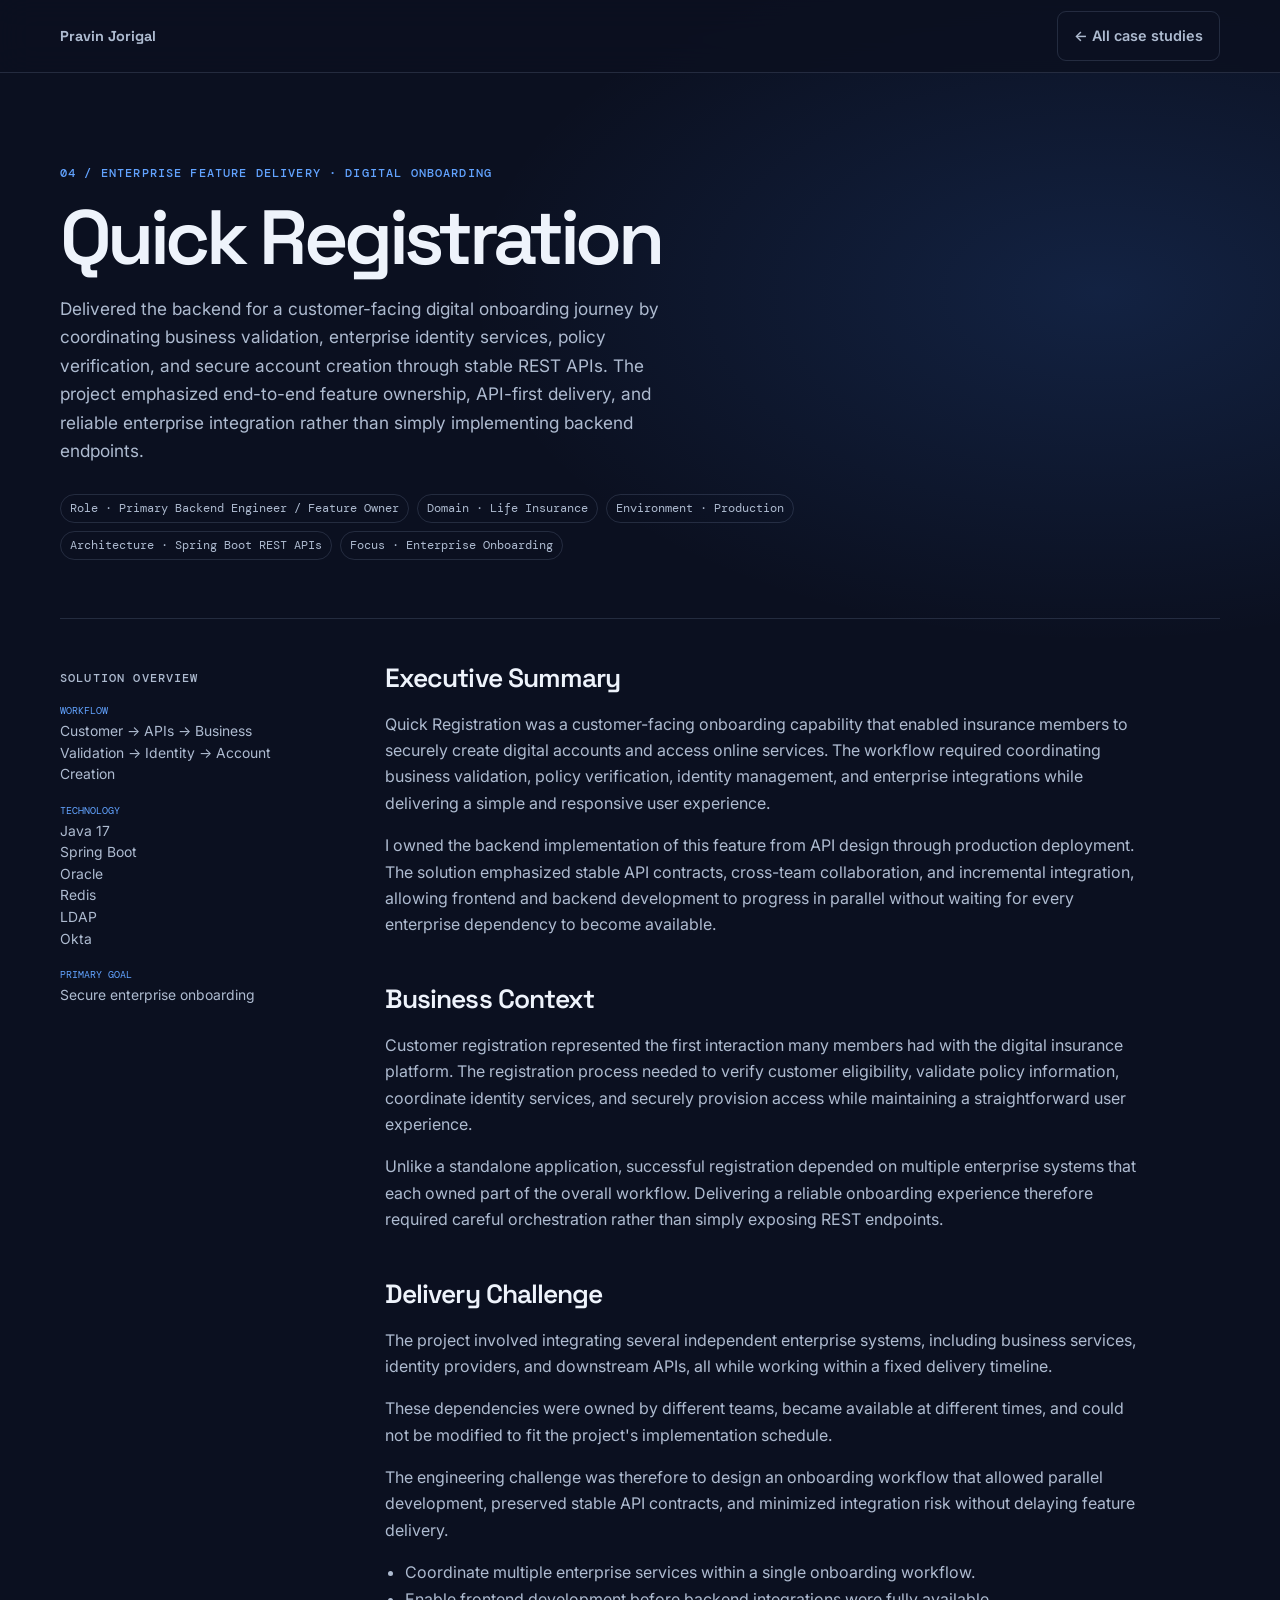
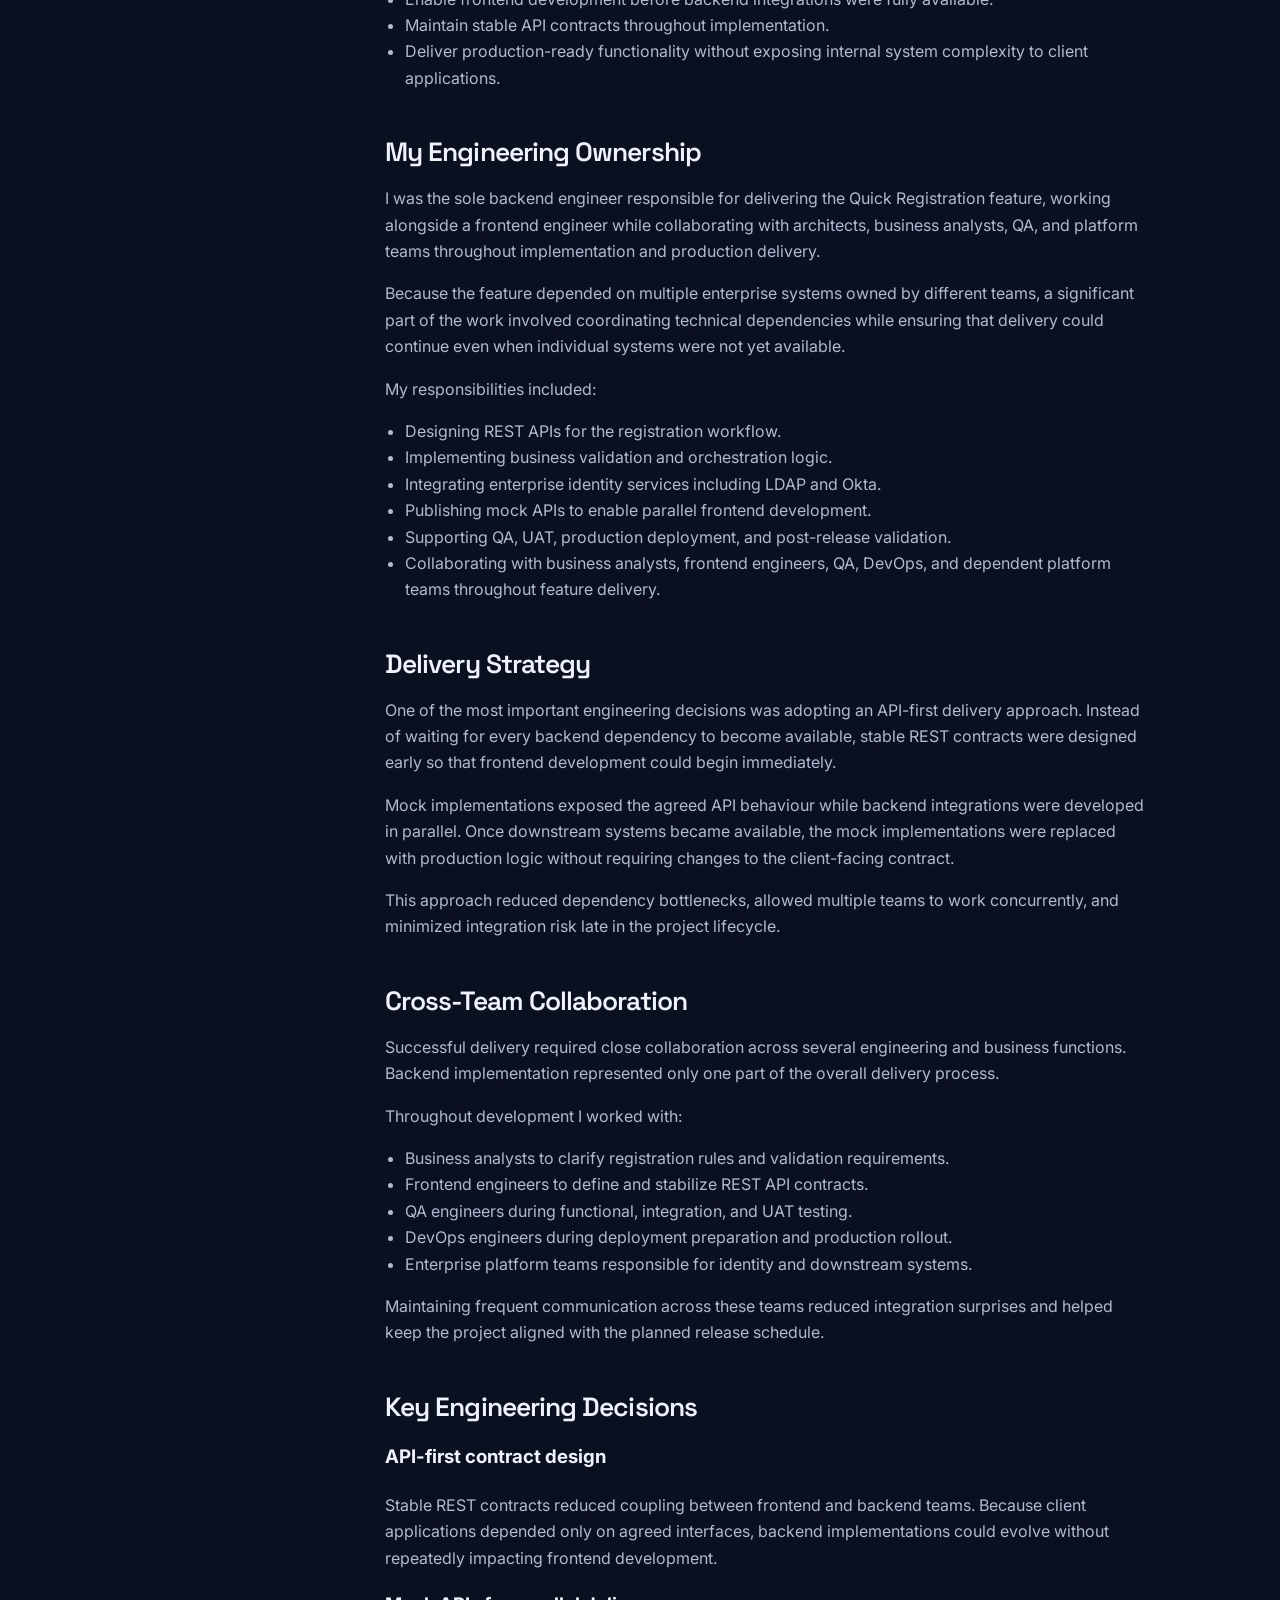
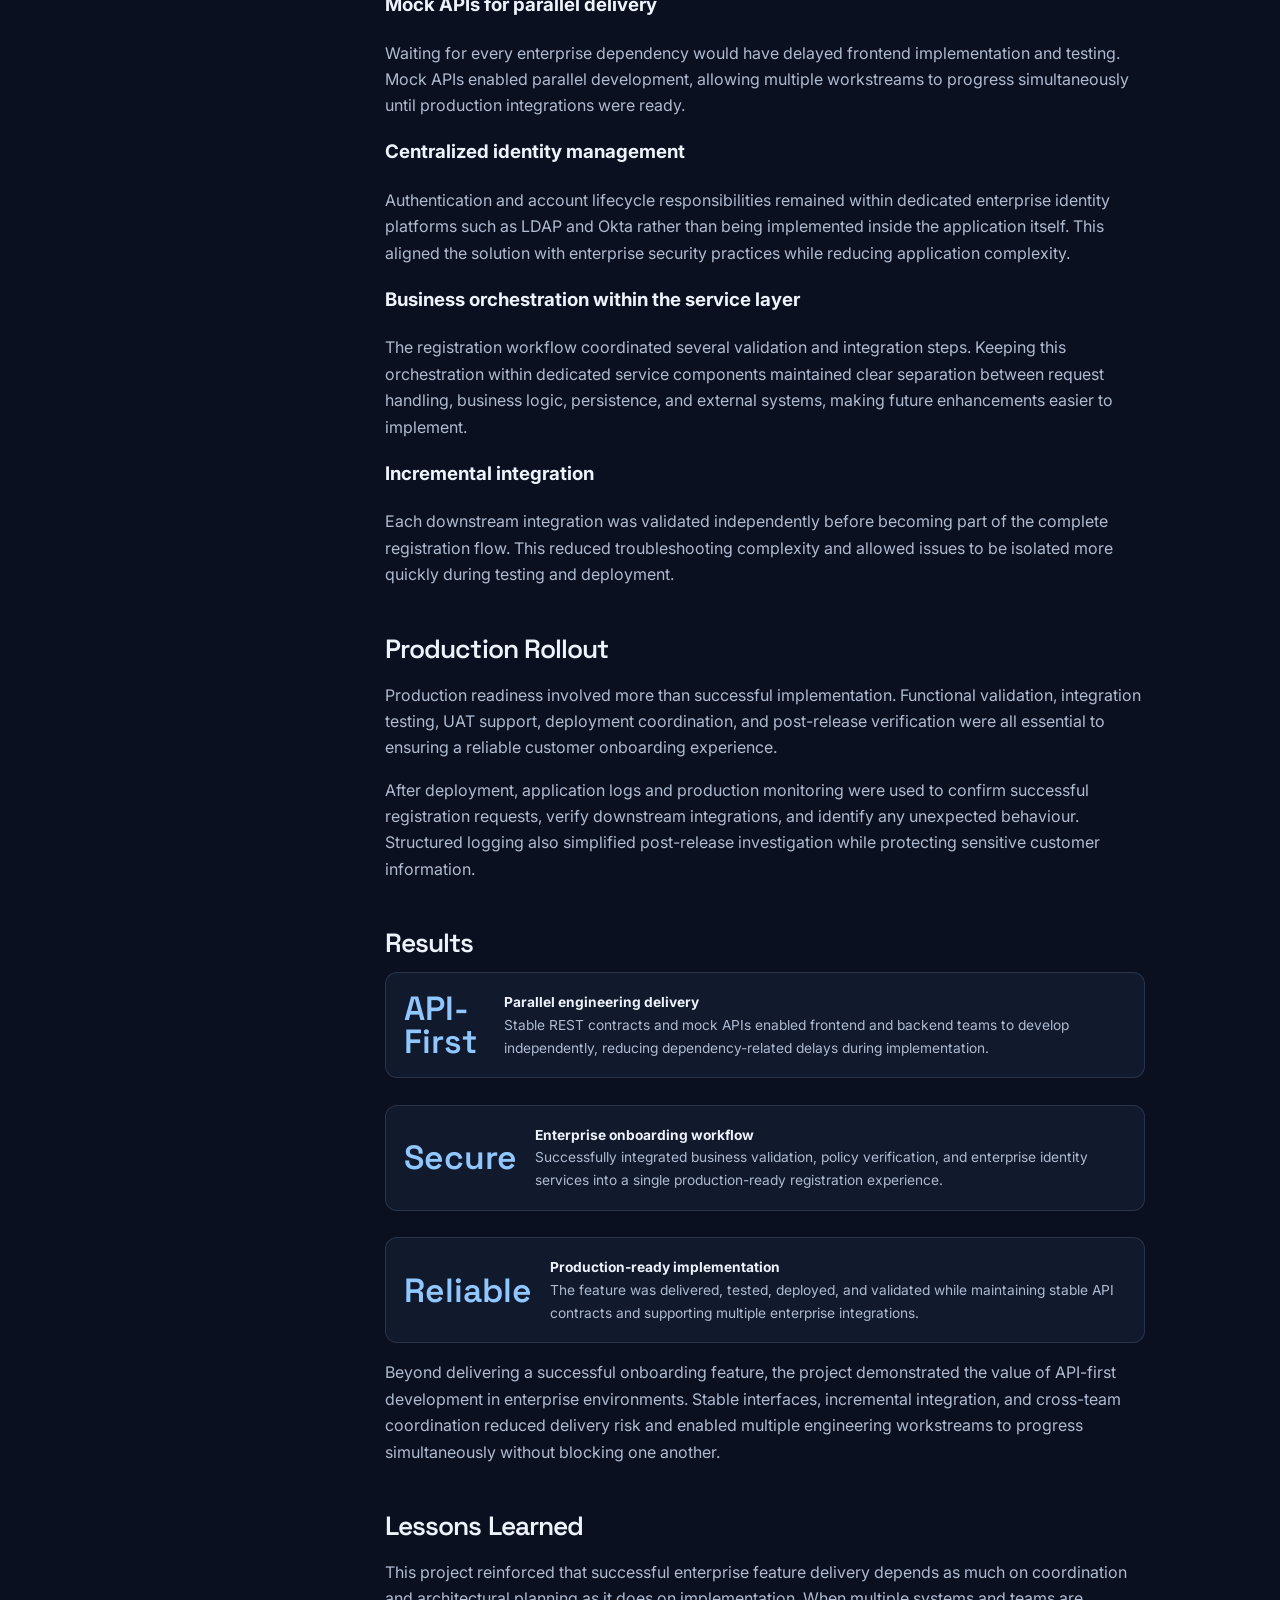
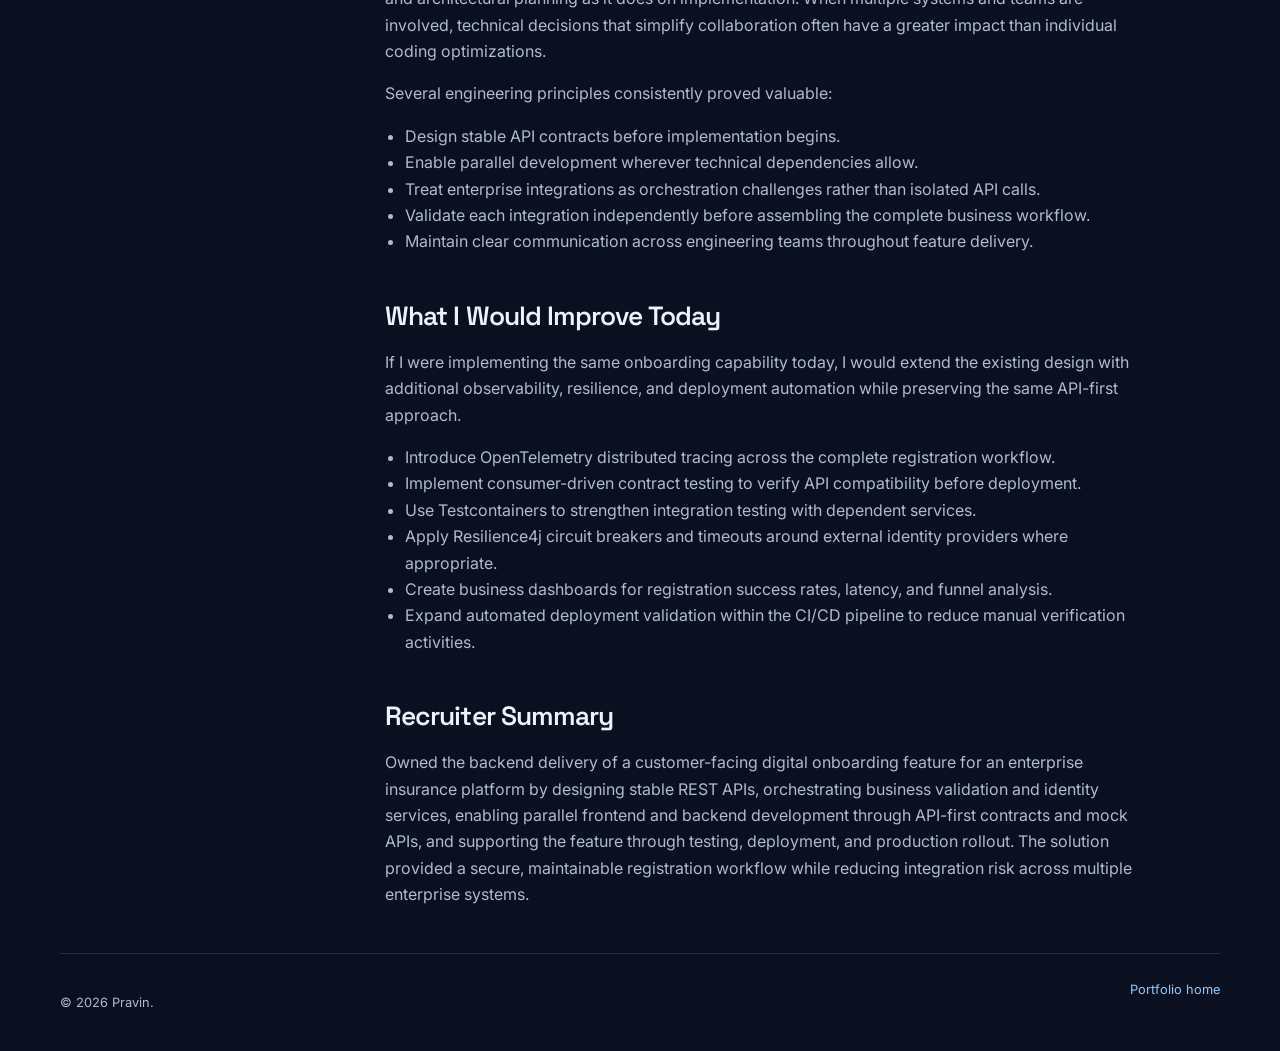
<file: projects/quick-registration.html>
<!doctype html>

<html lang="en">

<head>
    <!-- Google tag (gtag.js) -->
    <script async src="https://www.googletagmanager.com/gtag/js?id=G-LBNZE4SZ3R"></script>
    <script>
        window.dataLayer = window.dataLayer || [];
        function gtag(){dataLayer.push(arguments);}
        gtag('js', new Date());

        gtag('config', 'G-LBNZE4SZ3R');
    </script>

    <script type="text/javascript">
        (function(c,l,a,r,i,t,y){
            c[a]=c[a]||function(){(c[a].q=c[a].q||[]).push(arguments)};
            t=l.createElement(r);t.async=1;t.src="https://www.clarity.ms/tag/"+i;
            y=l.getElementsByTagName(r)[0];y.parentNode.insertBefore(t,y);
        })(window, document, "clarity", "script", "xumeysewhf");
    </script>

    <meta charset="utf-8">

    <meta name="viewport" content="width=device-width,initial-scale=1">

    <meta name="description"
          content="Enterprise onboarding case study demonstrating end-to-end backend ownership for a customer registration workflow within a life insurance platform.">

    <title>Quick Registration | Pravin Jorigal</title>

    <link rel="preconnect" href="https://fonts.googleapis.com">

    <link rel="preconnect" href="https://fonts.gstatic.com" crossorigin>

    <link
            href="https://fonts.googleapis.com/css2?family=DM+Mono:wght@400;500&family=Inter:wght@400;500;600;700&family=Space+Grotesk:wght@500;600;700&display=swap"
            rel="stylesheet">

    <link rel="stylesheet" href="../style.css">

</head>

<body>

<header class="site-header">

    <nav class="nav shell">

        <a class="wordmark" href="../index.html">
            Pravin Jorigal
        </a>

        <a class="button quiet" href="../index.html#projects">
            ← All case studies
        </a>

    </nav>

</header>

<main class="case-page shell">

    <section class="case-hero reveal">

        <p class="kicker">

            04 / Enterprise Feature Delivery · Digital Onboarding

        </p>

        <h1>

            Quick Registration

        </h1>

        <p class="lead">

            Delivered the backend for a customer-facing digital onboarding journey by
            coordinating business validation, enterprise identity services, policy
            verification, and secure account creation through stable REST APIs. The
            project emphasized end-to-end feature ownership, API-first delivery, and
            reliable enterprise integration rather than simply implementing backend
            endpoints.

        </p>

        <div class="case-meta">

            <span>Role · Primary Backend Engineer / Feature Owner</span>

            <span>Domain · Life Insurance</span>

            <span>Environment · Production</span>

            <span>Architecture · Spring Boot REST APIs</span>

            <span>Focus · Enterprise Onboarding</span>

        </div>

    </section>

    <section class="case-content reveal">

        <aside>

            <p class="kicker">

                Solution Overview

            </p>

            <dl>

                <dt>Workflow</dt>

                <dd>

                    Customer → APIs → Business Validation → Identity →
                    Account Creation

                </dd>

                <dt>Technology</dt>

                <dd>

                    Java 17<br>

                    Spring Boot<br>

                    Oracle<br>

                    Redis<br>

                    LDAP<br>

                    Okta

                </dd>

                <dt>Primary Goal</dt>

                <dd>

                    Secure enterprise onboarding

                </dd>

            </dl>

        </aside>

        <div>

            <h2>Executive Summary</h2>

            <p>

                Quick Registration was a customer-facing onboarding capability that enabled
                insurance members to securely create digital accounts and access online
                services. The workflow required coordinating business validation, policy
                verification, identity management, and enterprise integrations while delivering
                a simple and responsive user experience.

            </p>

            <p>

                I owned the backend implementation of this feature from API design through
                production deployment. The solution emphasized stable API contracts,
                cross-team collaboration, and incremental integration, allowing frontend and
                backend development to progress in parallel without waiting for every
                enterprise dependency to become available.

            </p>

            <h2>Business Context</h2>

            <p>

                Customer registration represented the first interaction many members had with
                the digital insurance platform. The registration process needed to verify
                customer eligibility, validate policy information, coordinate identity
                services, and securely provision access while maintaining a straightforward
                user experience.

            </p>

            <p>

                Unlike a standalone application, successful registration depended on multiple
                enterprise systems that each owned part of the overall workflow. Delivering a
                reliable onboarding experience therefore required careful orchestration rather
                than simply exposing REST endpoints.

            </p>

            <h2>Delivery Challenge</h2>

            <p>

                The project involved integrating several independent enterprise systems,
                including business services, identity providers, and downstream APIs, all while
                working within a fixed delivery timeline.

            </p>

            <p>

                These dependencies were owned by different teams, became available at different
                times, and could not be modified to fit the project's implementation schedule.

            </p>

            <p>

                The engineering challenge was therefore to design an onboarding workflow that
                allowed parallel development, preserved stable API contracts, and minimized
                integration risk without delaying feature delivery.

            </p>

            <ul>

                <li>

                    Coordinate multiple enterprise services within a single onboarding workflow.

                </li>

                <li>

                    Enable frontend development before backend integrations were fully available.

                </li>

                <li>

                    Maintain stable API contracts throughout implementation.

                </li>

                <li>

                    Deliver production-ready functionality without exposing internal system
                    complexity to client applications.

                </li>

            </ul>
            <h2>My Engineering Ownership</h2>

            <p>

                I was the sole backend engineer responsible for delivering the Quick Registration feature,
                working alongside a frontend engineer while collaborating with architects, business analysts,
                QA, and platform teams throughout implementation and production delivery.

            </p>

            <p>

                Because the feature depended on multiple enterprise systems owned by different
                teams, a significant part of the work involved coordinating technical
                dependencies while ensuring that delivery could continue even when individual
                systems were not yet available.

            </p>

            <p>

                My responsibilities included:

            </p>

            <ul>

                <li>

                    Designing REST APIs for the registration workflow.

                </li>

                <li>

                    Implementing business validation and orchestration logic.

                </li>

                <li>

                    Integrating enterprise identity services including LDAP and Okta.

                </li>

                <li>

                    Publishing mock APIs to enable parallel frontend development.

                </li>

                <li>

                    Supporting QA, UAT, production deployment, and post-release validation.

                </li>

                <li>

                    Collaborating with business analysts, frontend engineers, QA, DevOps, and
                    dependent platform teams throughout feature delivery.

                </li>

            </ul>

            <h2>Delivery Strategy</h2>

            <p>

                One of the most important engineering decisions was adopting an API-first
                delivery approach. Instead of waiting for every backend dependency to become
                available, stable REST contracts were designed early so that frontend
                development could begin immediately.

            </p>

            <p>

                Mock implementations exposed the agreed API behaviour while backend
                integrations were developed in parallel. Once downstream systems became
                available, the mock implementations were replaced with production logic without
                requiring changes to the client-facing contract.

            </p>

            <p>

                This approach reduced dependency bottlenecks, allowed multiple teams to work
                concurrently, and minimized integration risk late in the project lifecycle.

            </p>

            <h2>Cross-Team Collaboration</h2>

            <p>

                Successful delivery required close collaboration across several engineering and
                business functions. Backend implementation represented only one part of the
                overall delivery process.

            </p>

            <p>

                Throughout development I worked with:

            </p>

            <ul>

                <li>

                    Business analysts to clarify registration rules and validation requirements.

                </li>

                <li>

                    Frontend engineers to define and stabilize REST API contracts.

                </li>

                <li>

                    QA engineers during functional, integration, and UAT testing.

                </li>

                <li>

                    DevOps engineers during deployment preparation and production rollout.

                </li>

                <li>

                    Enterprise platform teams responsible for identity and downstream systems.

                </li>

            </ul>

            <p>

                Maintaining frequent communication across these teams reduced integration
                surprises and helped keep the project aligned with the planned release schedule.

            </p>

            <h2>Key Engineering Decisions</h2>

            <h3>API-first contract design</h3>

            <p>

                Stable REST contracts reduced coupling between frontend and backend teams.
                Because client applications depended only on agreed interfaces, backend
                implementations could evolve without repeatedly impacting frontend development.

            </p>

            <h3>Mock APIs for parallel delivery</h3>

            <p>

                Waiting for every enterprise dependency would have delayed frontend
                implementation and testing. Mock APIs enabled parallel development, allowing
                multiple workstreams to progress simultaneously until production integrations
                were ready.

            </p>

            <h3>Centralized identity management</h3>

            <p>

                Authentication and account lifecycle responsibilities remained within dedicated
                enterprise identity platforms such as LDAP and Okta rather than being
                implemented inside the application itself. This aligned the solution with
                enterprise security practices while reducing application complexity.

            </p>

            <h3>Business orchestration within the service layer</h3>

            <p>

                The registration workflow coordinated several validation and integration steps.
                Keeping this orchestration within dedicated service components maintained clear
                separation between request handling, business logic, persistence, and external
                systems, making future enhancements easier to implement.

            </p>

            <h3>Incremental integration</h3>

            <p>

                Each downstream integration was validated independently before becoming part of
                the complete registration flow. This reduced troubleshooting complexity and
                allowed issues to be isolated more quickly during testing and deployment.

            </p>

            <h2>Production Rollout</h2>

            <p>

                Production readiness involved more than successful implementation. Functional
                validation, integration testing, UAT support, deployment coordination, and
                post-release verification were all essential to ensuring a reliable customer
                onboarding experience.

            </p>

            <p>

                After deployment, application logs and production monitoring were used to
                confirm successful registration requests, verify downstream integrations, and
                identify any unexpected behaviour. Structured logging also simplified
                post-release investigation while protecting sensitive customer information.

            </p>
            <h2>Results</h2>

            <div class="result">

                <b>API-First</b>

                <p>

                    <strong>Parallel engineering delivery</strong><br>

                    Stable REST contracts and mock APIs enabled frontend and backend teams
                    to develop independently, reducing dependency-related delays during
                    implementation.

                </p>

            </div>

            <br>

            <div class="result">

                <b>Secure</b>

                <p>

                    <strong>Enterprise onboarding workflow</strong><br>

                    Successfully integrated business validation, policy verification, and
                    enterprise identity services into a single production-ready registration
                    experience.

                </p>

            </div>

            <br>

            <div class="result">

                <b>Reliable</b>

                <p>

                    <strong>Production-ready implementation</strong><br>

                    The feature was delivered, tested, deployed, and validated while
                    maintaining stable API contracts and supporting multiple enterprise
                    integrations.

                </p>

            </div>

            <p>

                Beyond delivering a successful onboarding feature, the project demonstrated the
                value of API-first development in enterprise environments. Stable interfaces,
                incremental integration, and cross-team coordination reduced delivery risk and
                enabled multiple engineering workstreams to progress simultaneously without
                blocking one another.

            </p>

            <h2>Lessons Learned</h2>

            <p>

                This project reinforced that successful enterprise feature delivery depends as
                much on coordination and architectural planning as it does on implementation.
                When multiple systems and teams are involved, technical decisions that simplify
                collaboration often have a greater impact than individual coding optimizations.

            </p>

            <p>

                Several engineering principles consistently proved valuable:

            </p>

            <ul>

                <li>

                    Design stable API contracts before implementation begins.

                </li>

                <li>

                    Enable parallel development wherever technical dependencies allow.

                </li>

                <li>

                    Treat enterprise integrations as orchestration challenges rather than isolated
                    API calls.

                </li>

                <li>

                    Validate each integration independently before assembling the complete business
                    workflow.

                </li>

                <li>

                    Maintain clear communication across engineering teams throughout feature
                    delivery.

                </li>

            </ul>

            <h2>What I Would Improve Today</h2>

            <p>

                If I were implementing the same onboarding capability today, I would extend the
                existing design with additional observability, resilience, and deployment
                automation while preserving the same API-first approach.

            </p>

            <ul>

                <li>

                    Introduce OpenTelemetry distributed tracing across the complete registration
                    workflow.

                </li>

                <li>

                    Implement consumer-driven contract testing to verify API compatibility before
                    deployment.

                </li>

                <li>

                    Use Testcontainers to strengthen integration testing with dependent services.

                </li>

                <li>

                    Apply Resilience4j circuit breakers and timeouts around external identity
                    providers where appropriate.

                </li>

                <li>

                    Create business dashboards for registration success rates, latency, and funnel
                    analysis.

                </li>

                <li>

                    Expand automated deployment validation within the CI/CD pipeline to reduce
                    manual verification activities.

                </li>

            </ul>

            <h2>Recruiter Summary</h2>

            <p>

                Owned the backend delivery of a customer-facing digital onboarding feature for
                an enterprise insurance platform by designing stable REST APIs, orchestrating
                business validation and identity services, enabling parallel frontend and
                backend development through API-first contracts and mock APIs, and supporting
                the feature through testing, deployment, and production rollout. The solution
                provided a secure, maintainable registration workflow while reducing integration
                risk across multiple enterprise systems.

            </p>

        </div>

    </section>

</main>

<footer class="footer shell">

    <p>
        © <span class="year"></span> Pravin.
    </p>

    <a href="../index.html">
        Portfolio home
    </a>

</footer>

<script src="../script.js"></script>

<script>
    if (typeof gtag !== "undefined") {
        gtag("event", "case_study_open", {
            case_study: document.title
        });
    }
</script>

</body>

</html>
</file>
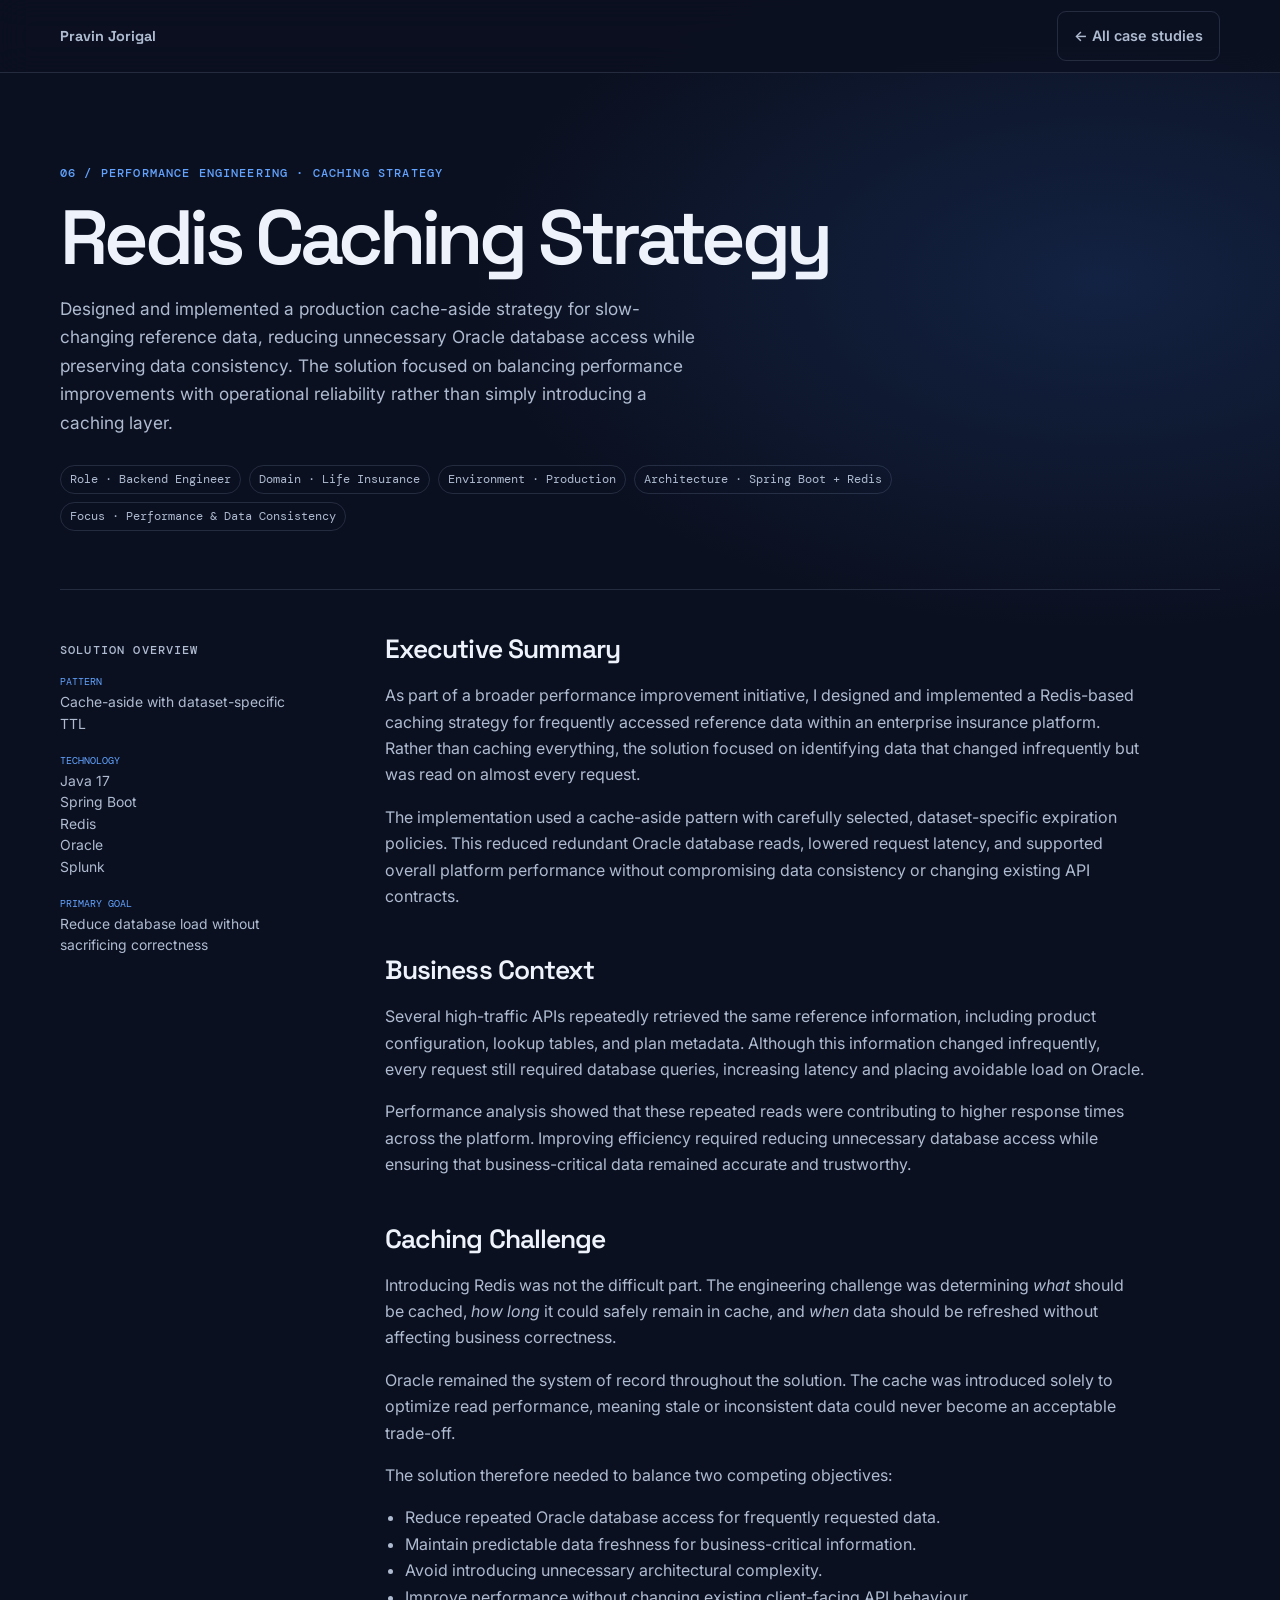
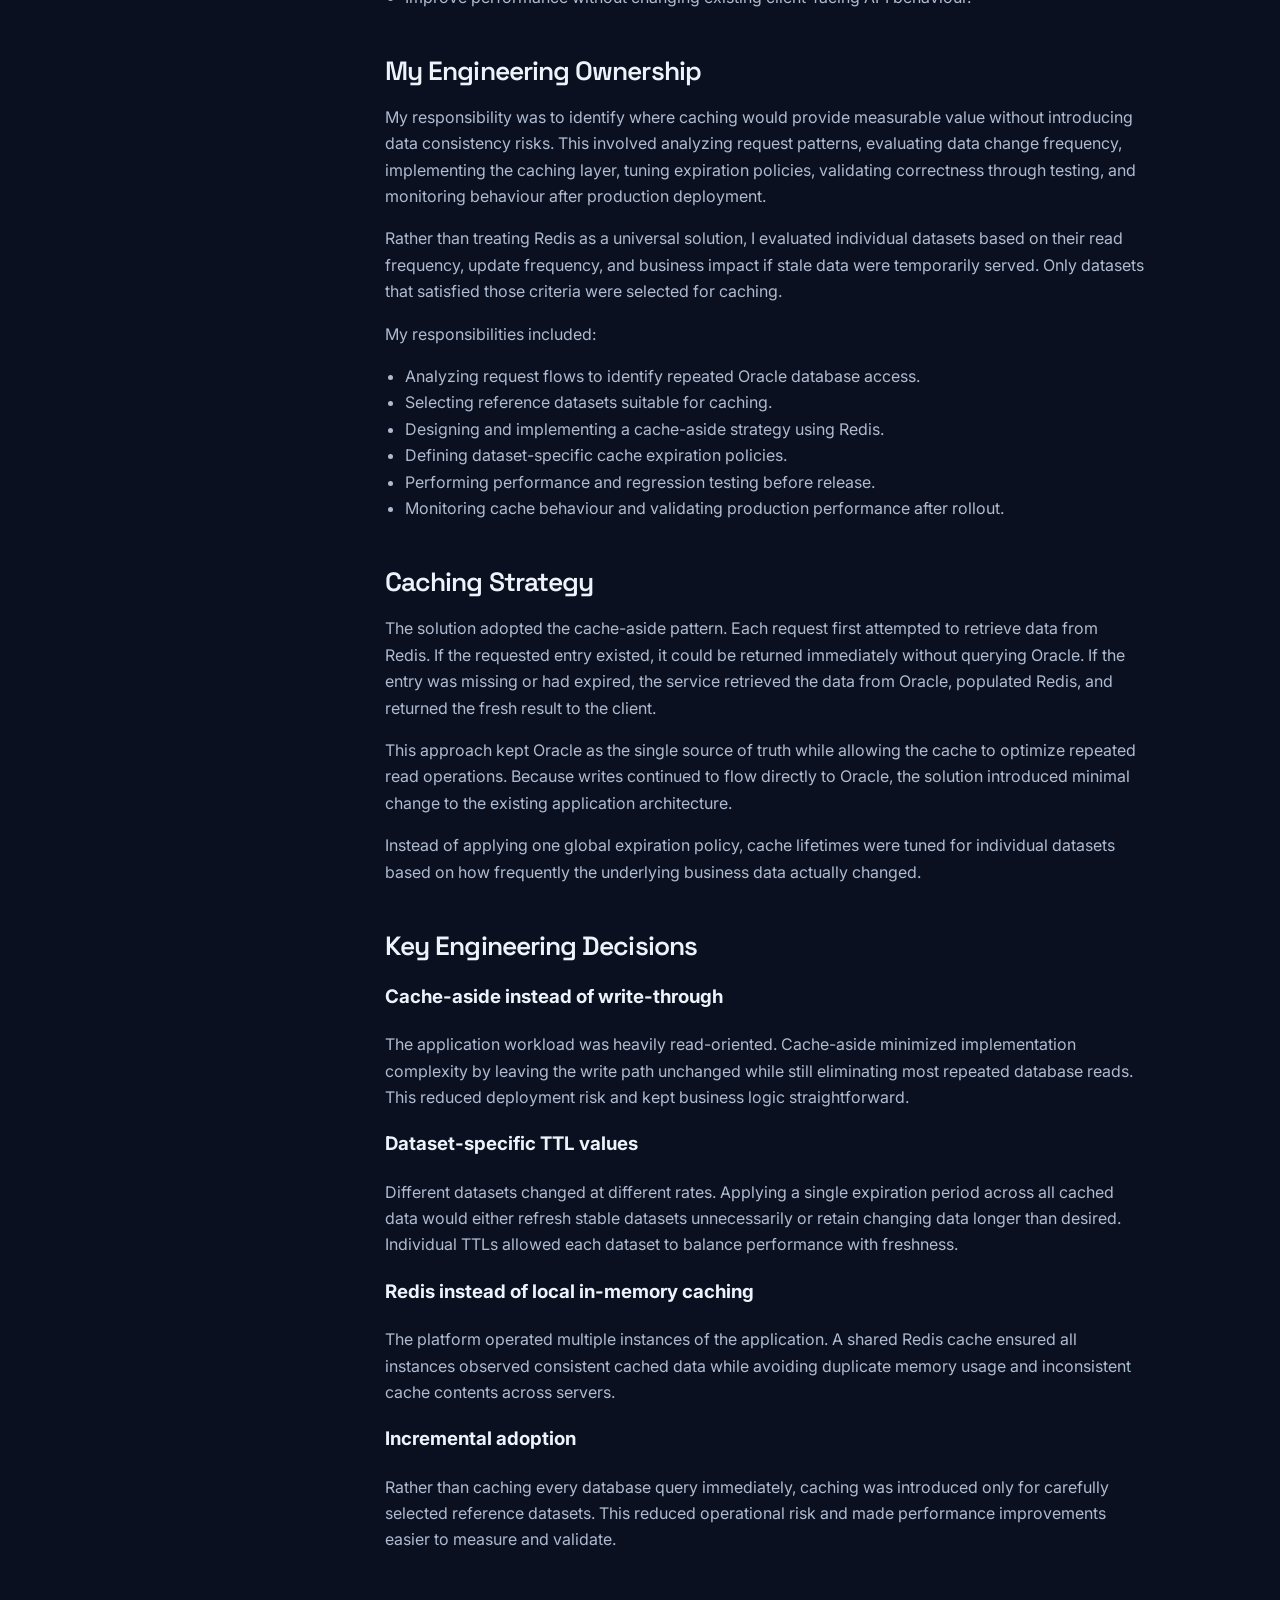
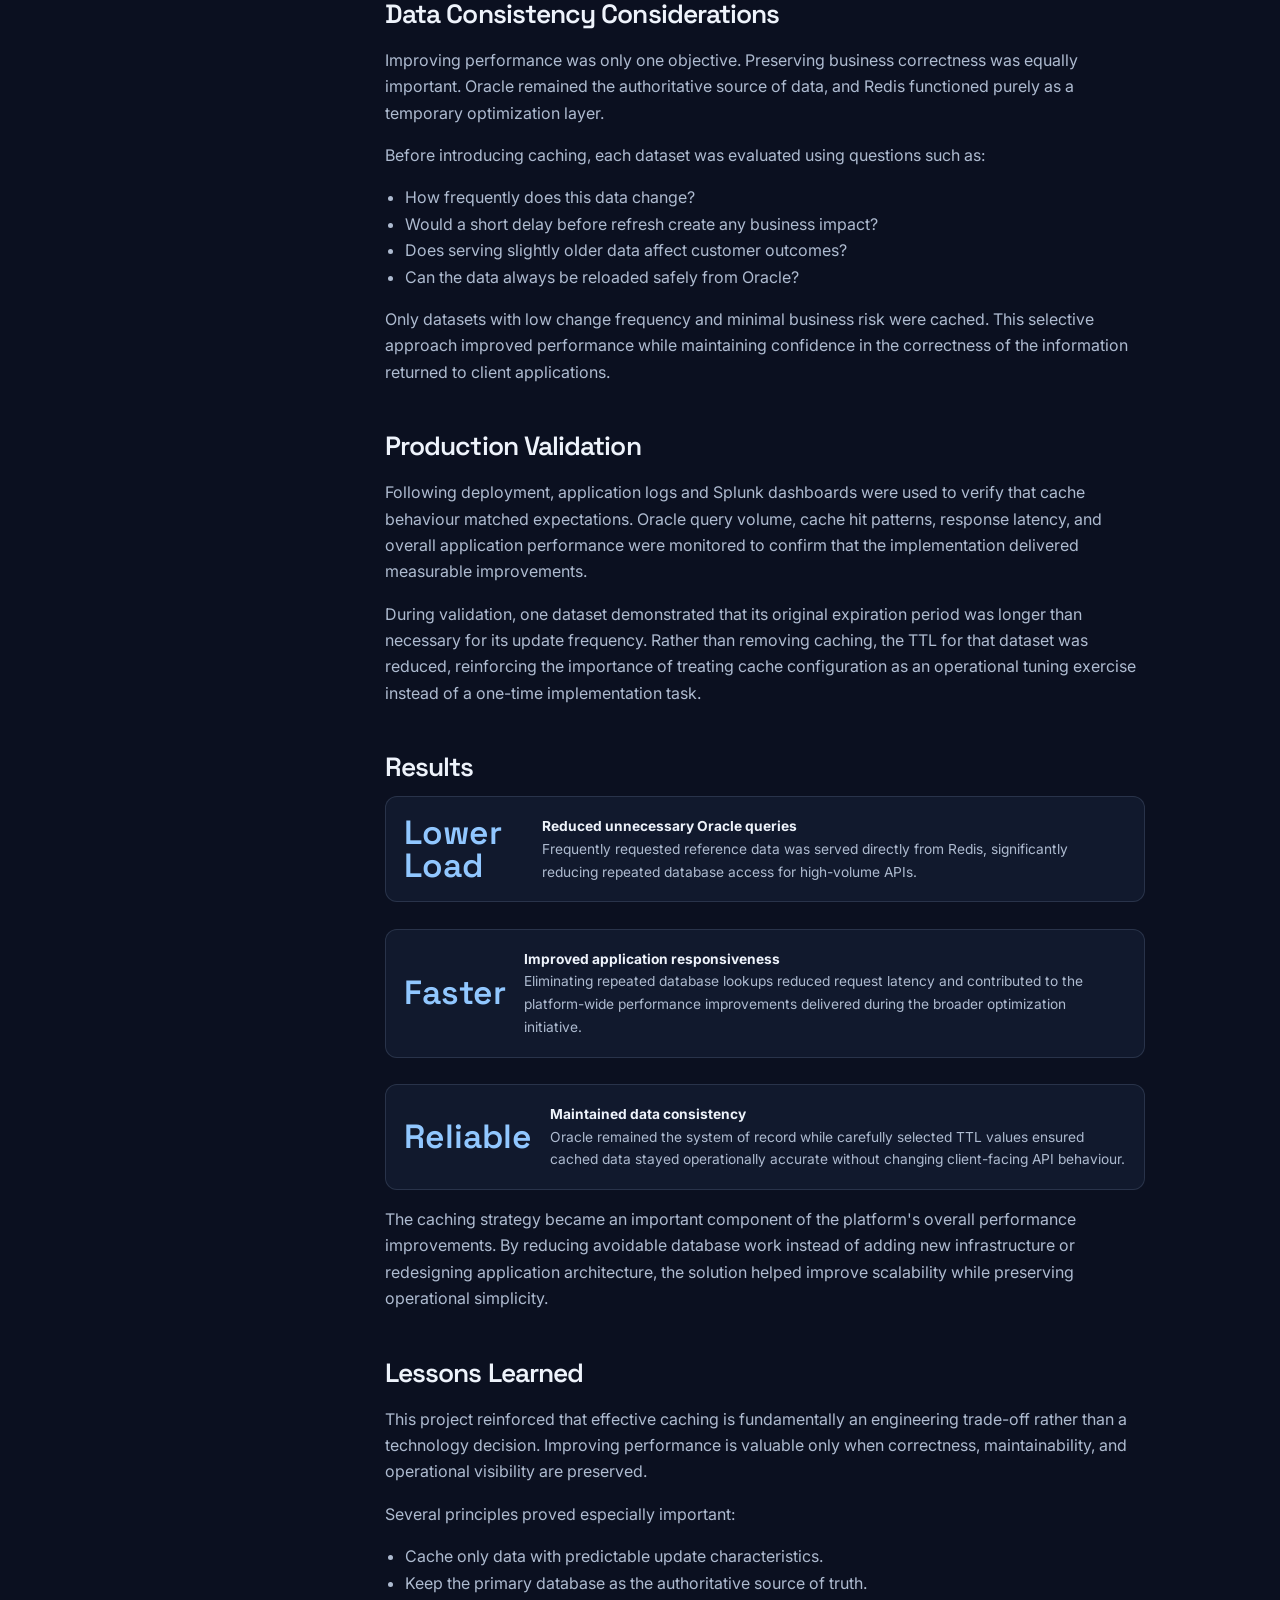
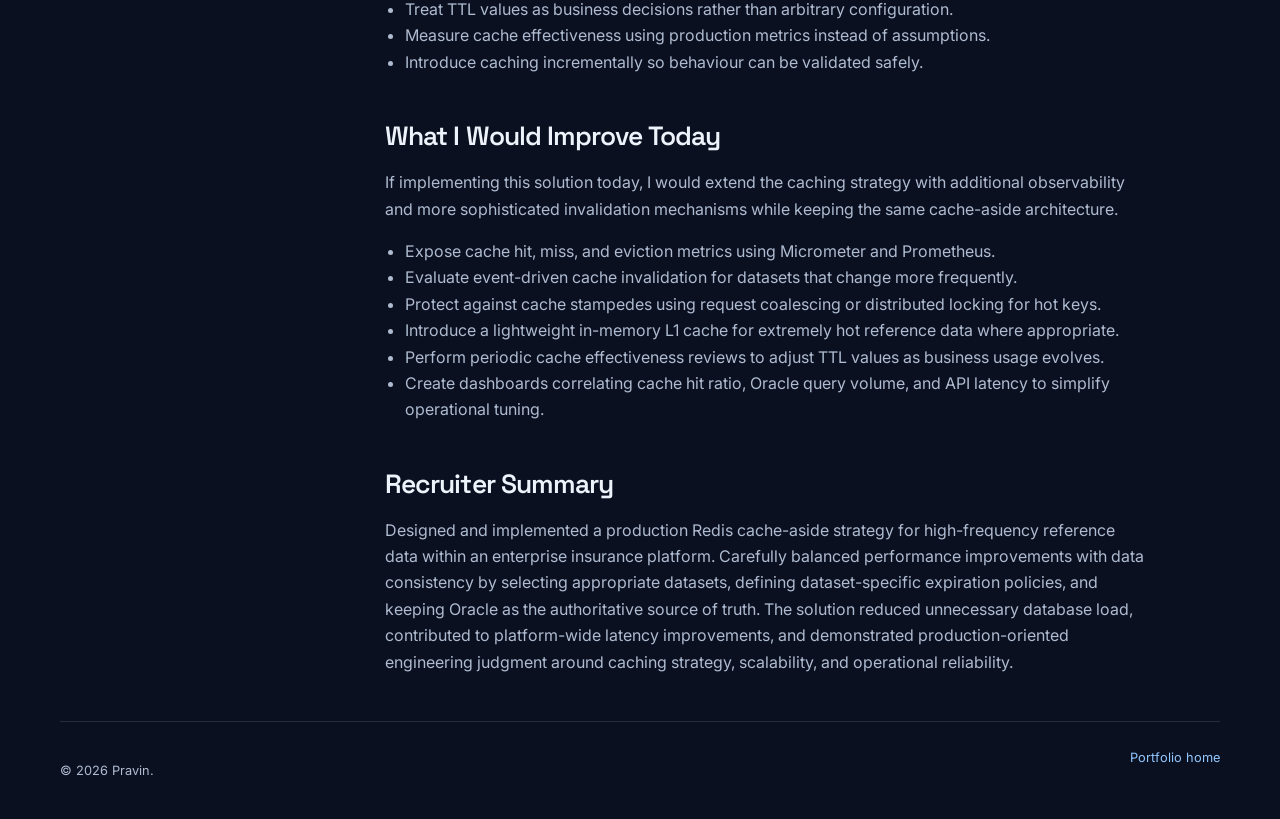
<file: projects/redis-caching-strategy.html>
<!doctype html>

<html lang="en">

<head>
    <!-- Google tag (gtag.js) -->
    <script async src="https://www.googletagmanager.com/gtag/js?id=G-LBNZE4SZ3R"></script>
    <script>
        window.dataLayer = window.dataLayer || [];
        function gtag(){dataLayer.push(arguments);}
        gtag('js', new Date());

        gtag('config', 'G-LBNZE4SZ3R');
    </script>

    <script type="text/javascript">
        (function(c,l,a,r,i,t,y){
            c[a]=c[a]||function(){(c[a].q=c[a].q||[]).push(arguments)};
            t=l.createElement(r);t.async=1;t.src="https://www.clarity.ms/tag/"+i;
            y=l.getElementsByTagName(r)[0];y.parentNode.insertBefore(t,y);
        })(window, document, "clarity", "script", "xumeysewhf");
    </script>

    <meta charset="utf-8">

    <meta name="viewport" content="width=device-width,initial-scale=1">

    <meta name="description"
          content="A production caching strategy case study demonstrating performance optimization and data consistency in an enterprise insurance platform.">

    <title>Redis Caching Strategy | Pravin Jorigal</title>

    <link rel="preconnect" href="https://fonts.googleapis.com">

    <link rel="preconnect" href="https://fonts.gstatic.com" crossorigin>

    <link href="https://fonts.googleapis.com/css2?family=DM+Mono:wght@400;500&family=Inter:wght@400;500;600;700&family=Space+Grotesk:wght@500;600;700&display=swap"
          rel="stylesheet">

    <link rel="stylesheet" href="../style.css">

</head>

<body>

<header class="site-header">

    <nav class="nav shell">

        <a class="wordmark" href="../index.html">
            Pravin Jorigal
        </a>

        <a class="button quiet" href="../index.html#projects">
            ← All case studies
        </a>

    </nav>

</header>

<main class="case-page shell">

    <section class="case-hero reveal">

        <p class="kicker">

            06 / Performance Engineering · Caching Strategy

        </p>

        <h1>

            Redis Caching Strategy

        </h1>

        <p class="lead">

            Designed and implemented a production cache-aside strategy for
            slow-changing reference data, reducing unnecessary Oracle database
            access while preserving data consistency. The solution focused on
            balancing performance improvements with operational reliability rather
            than simply introducing a caching layer.

        </p>

        <div class="case-meta">

            <span>Role · Backend Engineer</span>

            <span>Domain · Life Insurance</span>

            <span>Environment · Production</span>

            <span>Architecture · Spring Boot + Redis</span>

            <span>Focus · Performance & Data Consistency</span>

        </div>

    </section>

    <section class="case-content reveal">

        <aside>

            <p class="kicker">

                Solution Overview

            </p>

            <dl>

                <dt>Pattern</dt>

                <dd>

                    Cache-aside with dataset-specific TTL

                </dd>

                <dt>Technology</dt>

                <dd>

                    Java 17<br>

                    Spring Boot<br>

                    Redis<br>

                    Oracle<br>

                    Splunk

                </dd>

                <dt>Primary Goal</dt>

                <dd>

                    Reduce database load without sacrificing correctness

                </dd>

            </dl>

        </aside>

        <div>

            <h2>Executive Summary</h2>

            <p>

                As part of a broader performance improvement initiative, I designed and
                implemented a Redis-based caching strategy for frequently accessed reference
                data within an enterprise insurance platform. Rather than caching everything,
                the solution focused on identifying data that changed infrequently but was read
                on almost every request.

            </p>

            <p>

                The implementation used a cache-aside pattern with carefully selected,
                dataset-specific expiration policies. This reduced redundant Oracle database
                reads, lowered request latency, and supported overall platform performance
                without compromising data consistency or changing existing API contracts.

            </p>

            <h2>Business Context</h2>

            <p>

                Several high-traffic APIs repeatedly retrieved the same reference information,
                including product configuration, lookup tables, and plan metadata. Although
                this information changed infrequently, every request still required database
                queries, increasing latency and placing avoidable load on Oracle.

            </p>

            <p>

                Performance analysis showed that these repeated reads were contributing to
                higher response times across the platform. Improving efficiency required
                reducing unnecessary database access while ensuring that business-critical data
                remained accurate and trustworthy.

            </p>

            <h2>Caching Challenge</h2>

            <p>

                Introducing Redis was not the difficult part. The engineering challenge was
                determining <em>what</em> should be cached, <em>how long</em> it could safely
                remain in cache, and <em>when</em> data should be refreshed without affecting
                business correctness.

            </p>

            <p>

                Oracle remained the system of record throughout the solution. The cache was
                introduced solely to optimize read performance, meaning stale or inconsistent
                data could never become an acceptable trade-off.

            </p>

            <p>

                The solution therefore needed to balance two competing objectives:

            </p>

            <ul>

                <li>

                    Reduce repeated Oracle database access for frequently requested data.

                </li>

                <li>

                    Maintain predictable data freshness for business-critical information.

                </li>

                <li>

                    Avoid introducing unnecessary architectural complexity.

                </li>

                <li>

                    Improve performance without changing existing client-facing API behaviour.

                </li>

            </ul>
            <h2>My Engineering Ownership</h2>

            <p>

                My responsibility was to identify where caching would provide measurable value
                without introducing data consistency risks. This involved analyzing request
                patterns, evaluating data change frequency, implementing the caching layer,
                tuning expiration policies, validating correctness through testing, and
                monitoring behaviour after production deployment.

            </p>

            <p>

                Rather than treating Redis as a universal solution, I evaluated individual
                datasets based on their read frequency, update frequency, and business impact if
                stale data were temporarily served. Only datasets that satisfied those criteria
                were selected for caching.

            </p>

            <p>

                My responsibilities included:

            </p>

            <ul>

                <li>

                    Analyzing request flows to identify repeated Oracle database access.

                </li>

                <li>

                    Selecting reference datasets suitable for caching.

                </li>

                <li>

                    Designing and implementing a cache-aside strategy using Redis.

                </li>

                <li>

                    Defining dataset-specific cache expiration policies.

                </li>

                <li>

                    Performing performance and regression testing before release.

                </li>

                <li>

                    Monitoring cache behaviour and validating production performance after rollout.

                </li>

            </ul>

            <h2>Caching Strategy</h2>

            <p>

                The solution adopted the cache-aside pattern. Each request first attempted to
                retrieve data from Redis. If the requested entry existed, it could be returned
                immediately without querying Oracle. If the entry was missing or had expired,
                the service retrieved the data from Oracle, populated Redis, and returned the
                fresh result to the client.

            </p>

            <p>

                This approach kept Oracle as the single source of truth while allowing the cache
                to optimize repeated read operations. Because writes continued to flow directly
                to Oracle, the solution introduced minimal change to the existing application
                architecture.

            </p>

            <p>

                Instead of applying one global expiration policy, cache lifetimes were tuned for
                individual datasets based on how frequently the underlying business data
                actually changed.

            </p>

            <h2>Key Engineering Decisions</h2>

            <h3>Cache-aside instead of write-through</h3>

            <p>

                The application workload was heavily read-oriented. Cache-aside minimized
                implementation complexity by leaving the write path unchanged while still
                eliminating most repeated database reads. This reduced deployment risk and kept
                business logic straightforward.

            </p>

            <h3>Dataset-specific TTL values</h3>

            <p>

                Different datasets changed at different rates. Applying a single expiration
                period across all cached data would either refresh stable datasets
                unnecessarily or retain changing data longer than desired. Individual TTLs
                allowed each dataset to balance performance with freshness.

            </p>

            <h3>Redis instead of local in-memory caching</h3>

            <p>

                The platform operated multiple instances of the application. A shared Redis
                cache ensured all instances observed consistent cached data while avoiding
                duplicate memory usage and inconsistent cache contents across servers.

            </p>

            <h3>Incremental adoption</h3>

            <p>

                Rather than caching every database query immediately, caching was introduced
                only for carefully selected reference datasets. This reduced operational risk
                and made performance improvements easier to measure and validate.

            </p>

            <h2>Data Consistency Considerations</h2>

            <p>

                Improving performance was only one objective. Preserving business correctness
                was equally important. Oracle remained the authoritative source of data, and
                Redis functioned purely as a temporary optimization layer.

            </p>

            <p>

                Before introducing caching, each dataset was evaluated using questions such as:

            </p>

            <ul>

                <li>

                    How frequently does this data change?

                </li>

                <li>

                    Would a short delay before refresh create any business impact?

                </li>

                <li>

                    Does serving slightly older data affect customer outcomes?

                </li>

                <li>

                    Can the data always be reloaded safely from Oracle?

                </li>

            </ul>

            <p>

                Only datasets with low change frequency and minimal business risk were cached.
                This selective approach improved performance while maintaining confidence in the
                correctness of the information returned to client applications.

            </p>

            <h2>Production Validation</h2>

            <p>

                Following deployment, application logs and Splunk dashboards were used to verify
                that cache behaviour matched expectations. Oracle query volume, cache hit
                patterns, response latency, and overall application performance were monitored
                to confirm that the implementation delivered measurable improvements.

            </p>

            <p>

                During validation, one dataset demonstrated that its original expiration period
                was longer than necessary for its update frequency. Rather than removing
                caching, the TTL for that dataset was reduced, reinforcing the importance of
                treating cache configuration as an operational tuning exercise instead of a
                one-time implementation task.

            </p>
            <h2>Results</h2>

            <div class="result">

                <b>Lower Load</b>

                <p>

                    <strong>Reduced unnecessary Oracle queries</strong><br>

                    Frequently requested reference data was served directly from Redis,
                    significantly reducing repeated database access for high-volume APIs.

                </p>

            </div>

            <br>

            <div class="result">

                <b>Faster</b>

                <p>

                    <strong>Improved application responsiveness</strong><br>

                    Eliminating repeated database lookups reduced request latency and
                    contributed to the platform-wide performance improvements delivered
                    during the broader optimization initiative.

                </p>

            </div>

            <br>

            <div class="result">

                <b>Reliable</b>

                <p>

                    <strong>Maintained data consistency</strong><br>

                    Oracle remained the system of record while carefully selected TTL values
                    ensured cached data stayed operationally accurate without changing
                    client-facing API behaviour.

                </p>

            </div>

            <p>

                The caching strategy became an important component of the platform's overall
                performance improvements. By reducing avoidable database work instead of adding
                new infrastructure or redesigning application architecture, the solution helped
                improve scalability while preserving operational simplicity.

            </p>

            <h2>Lessons Learned</h2>

            <p>

                This project reinforced that effective caching is fundamentally an engineering
                trade-off rather than a technology decision. Improving performance is valuable
                only when correctness, maintainability, and operational visibility are preserved.

            </p>

            <p>

                Several principles proved especially important:

            </p>

            <ul>

                <li>

                    Cache only data with predictable update characteristics.

                </li>

                <li>

                    Keep the primary database as the authoritative source of truth.

                </li>

                <li>

                    Treat TTL values as business decisions rather than arbitrary configuration.

                </li>

                <li>

                    Measure cache effectiveness using production metrics instead of assumptions.

                </li>

                <li>

                    Introduce caching incrementally so behaviour can be validated safely.

                </li>

            </ul>

            <h2>What I Would Improve Today</h2>

            <p>

                If implementing this solution today, I would extend the caching strategy with
                additional observability and more sophisticated invalidation mechanisms while
                keeping the same cache-aside architecture.

            </p>

            <ul>

                <li>

                    Expose cache hit, miss, and eviction metrics using Micrometer and Prometheus.

                </li>

                <li>

                    Evaluate event-driven cache invalidation for datasets that change more
                    frequently.

                </li>

                <li>

                    Protect against cache stampedes using request coalescing or distributed locking
                    for hot keys.

                </li>

                <li>

                    Introduce a lightweight in-memory L1 cache for extremely hot reference data
                    where appropriate.

                </li>

                <li>

                    Perform periodic cache effectiveness reviews to adjust TTL values as business
                    usage evolves.

                </li>

                <li>

                    Create dashboards correlating cache hit ratio, Oracle query volume, and API
                    latency to simplify operational tuning.

                </li>

            </ul>

            <h2>Recruiter Summary</h2>

            <p>

                Designed and implemented a production Redis cache-aside strategy for
                high-frequency reference data within an enterprise insurance platform.
                Carefully balanced performance improvements with data consistency by selecting
                appropriate datasets, defining dataset-specific expiration policies, and
                keeping Oracle as the authoritative source of truth. The solution reduced
                unnecessary database load, contributed to platform-wide latency improvements,
                and demonstrated production-oriented engineering judgment around caching
                strategy, scalability, and operational reliability.

            </p>

        </div>

    </section>

</main>

<footer class="footer shell">

    <p>

        © <span class="year"></span> Pravin.

    </p>

    <a href="../index.html">

        Portfolio home

    </a>

</footer>

<script src="../script.js"></script>

<script>
    if (typeof gtag !== "undefined") {
        gtag("event", "case_study_open", {
            case_study: document.title
        });
    }
</script>

</body>

</html>
</file>
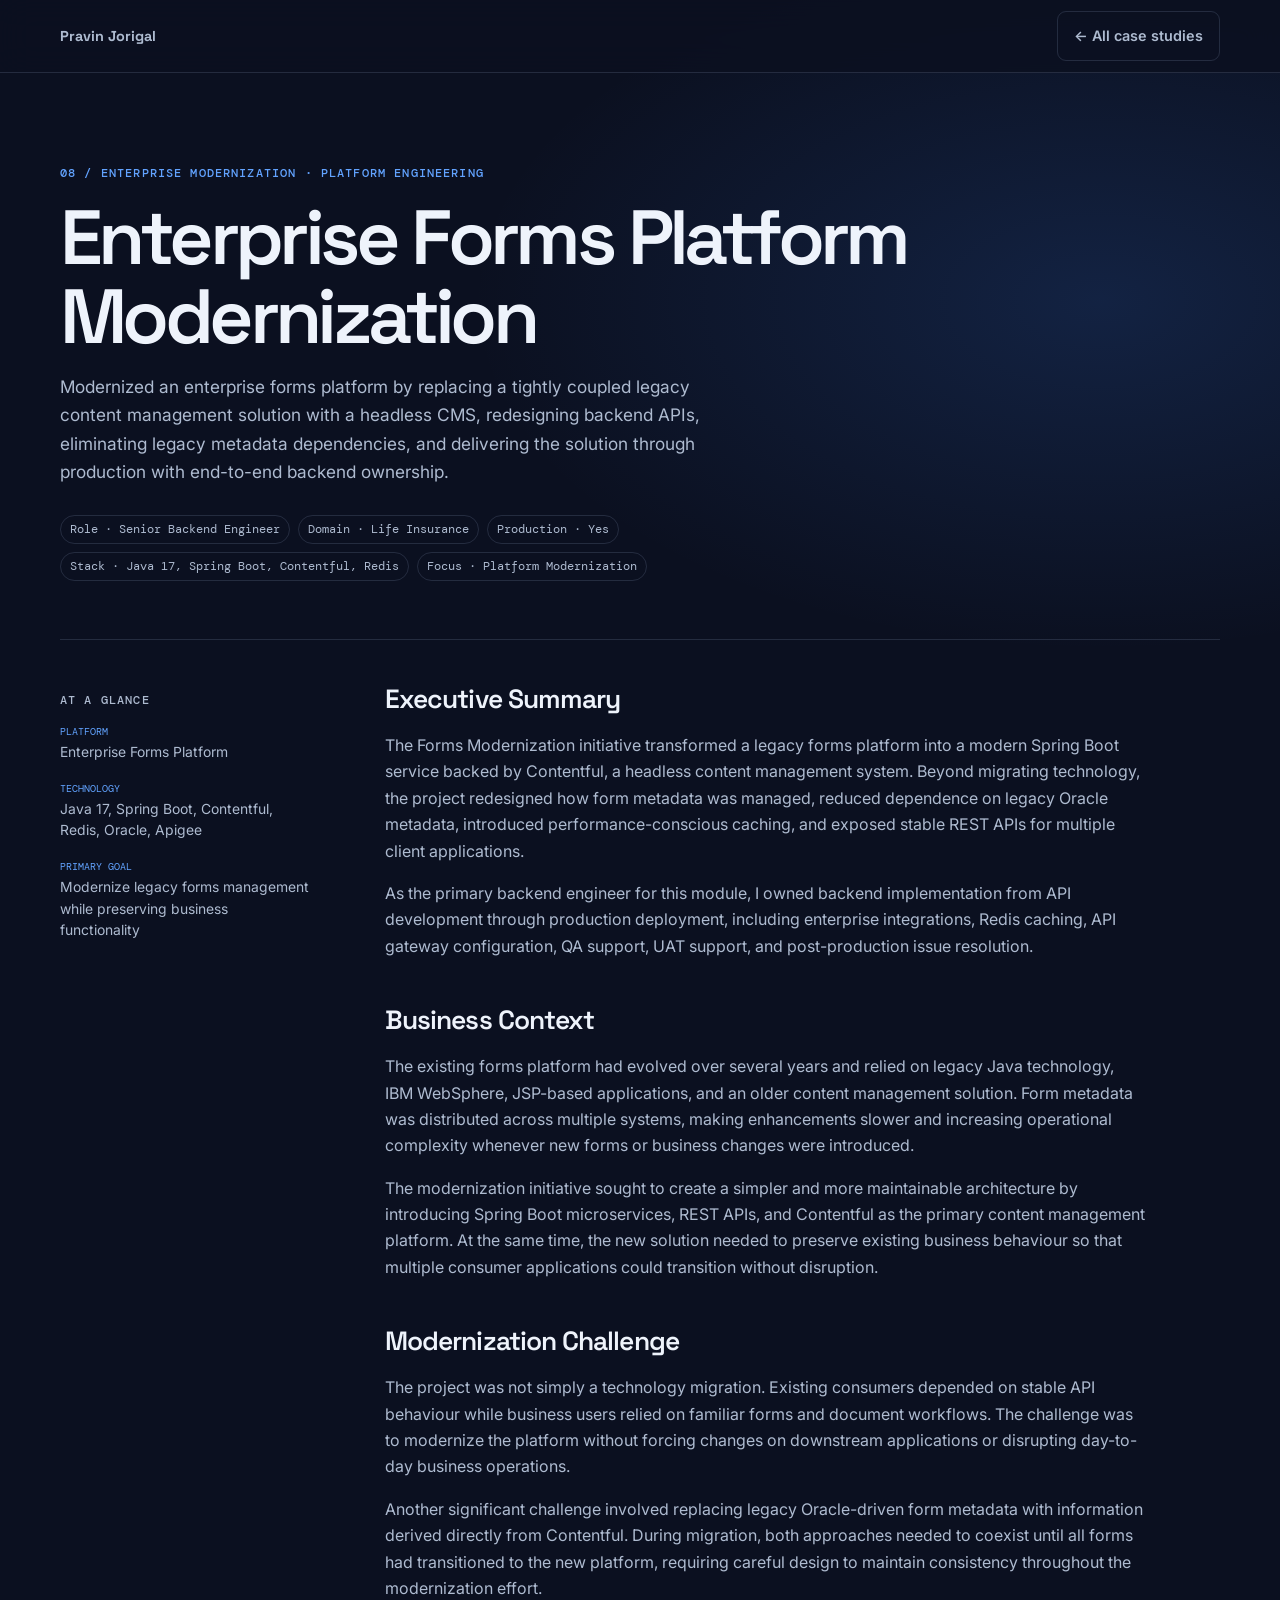
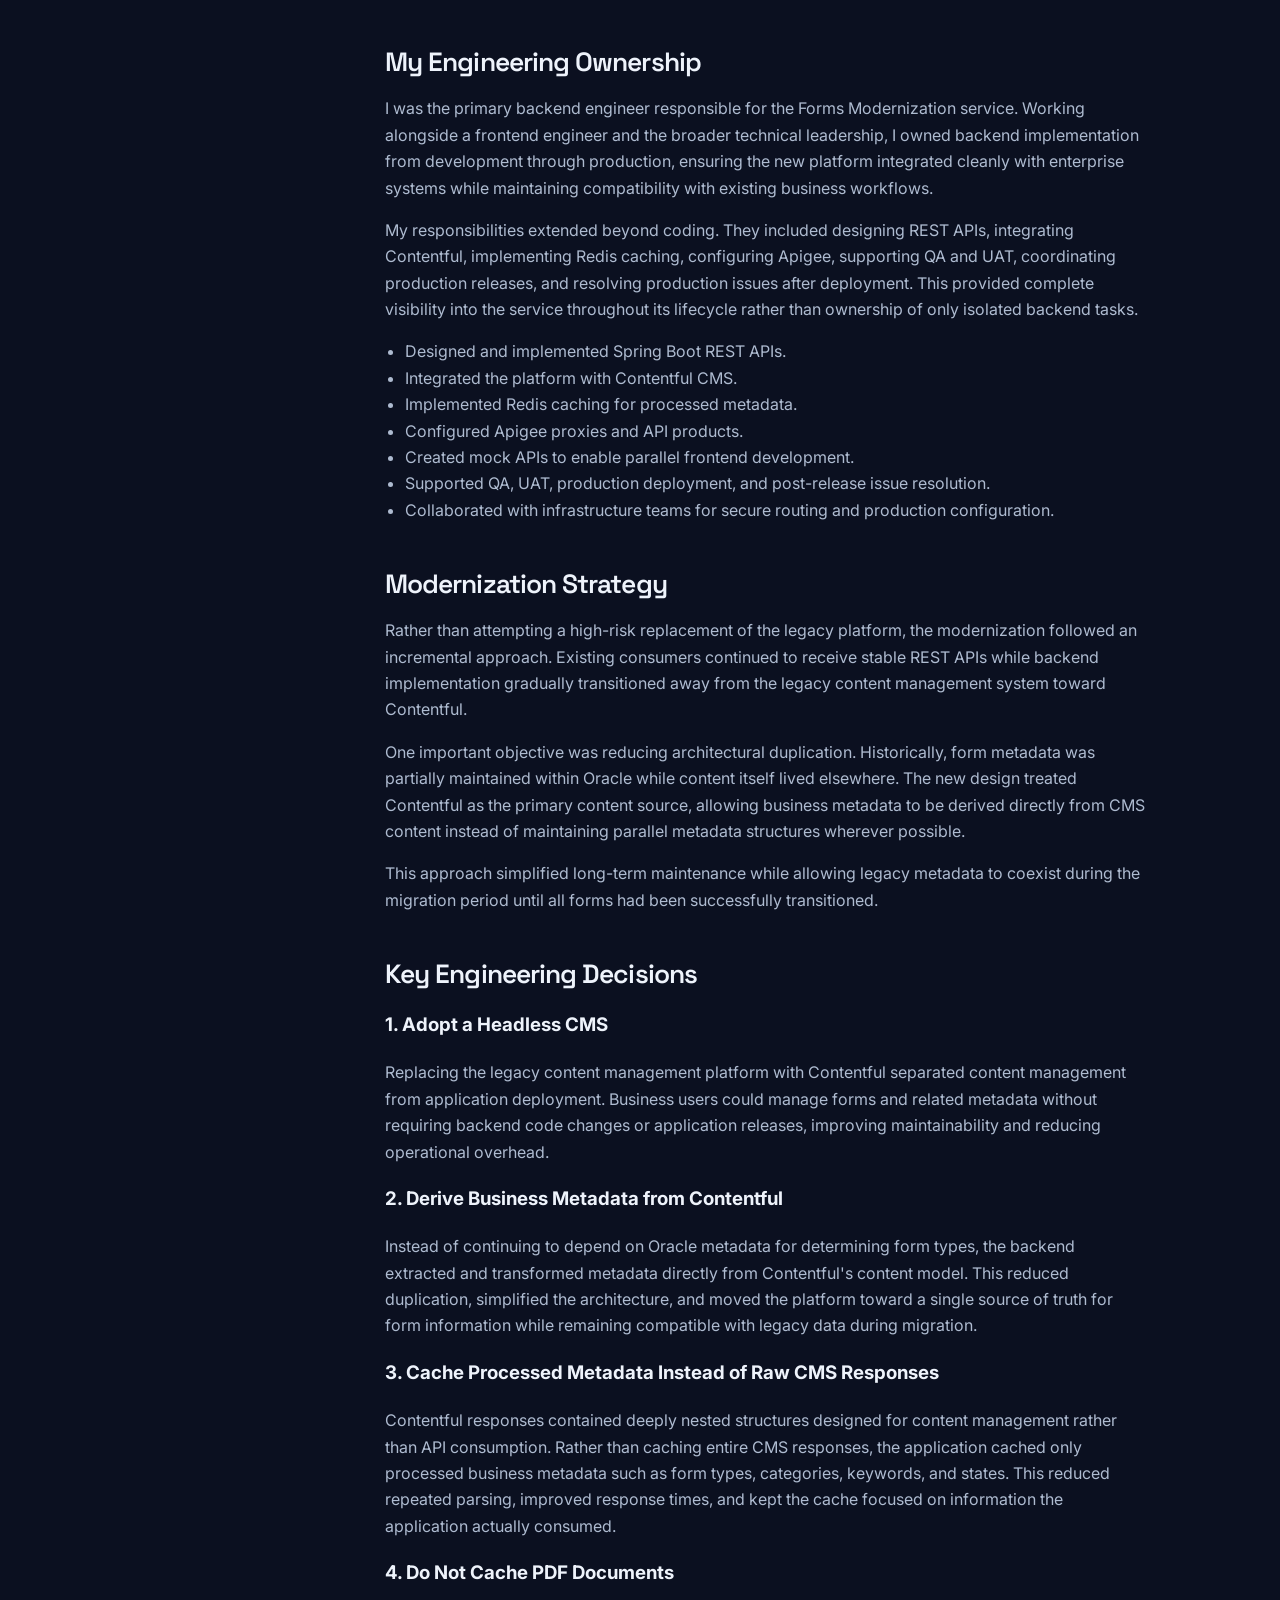
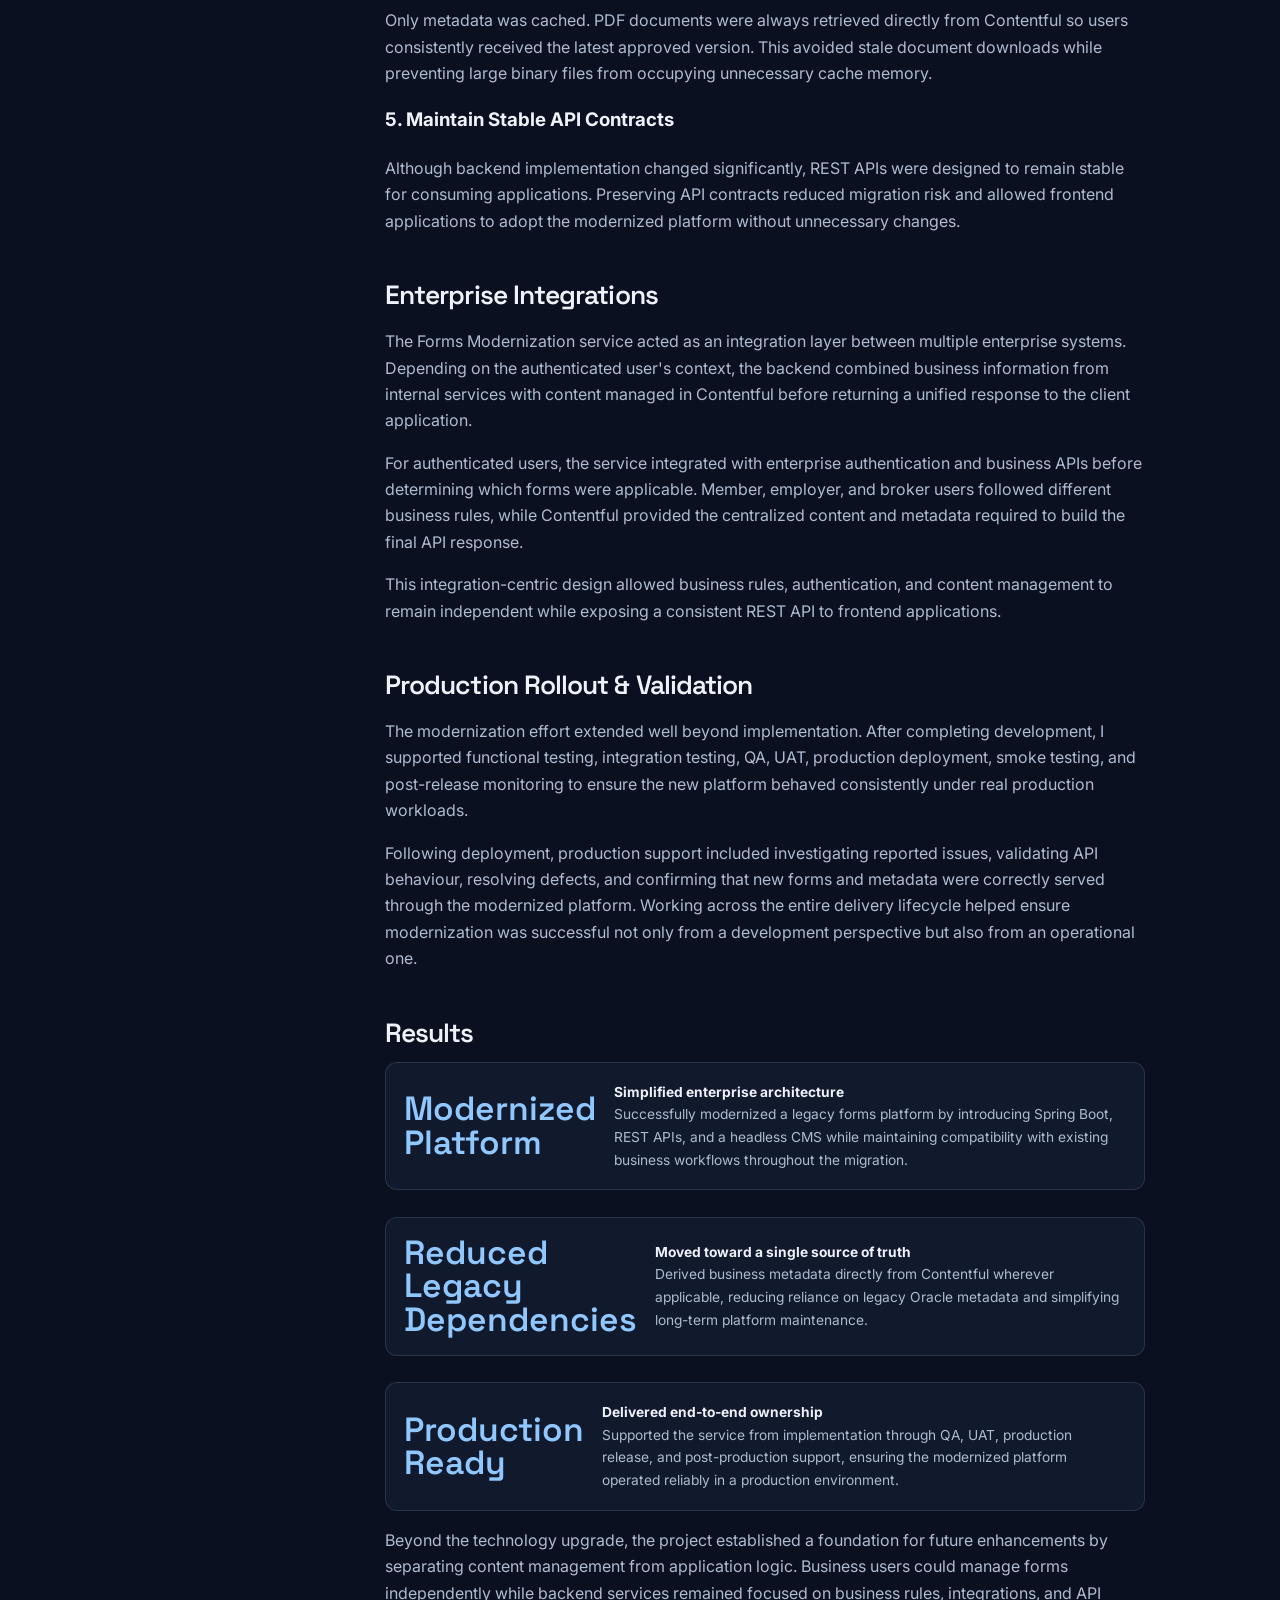
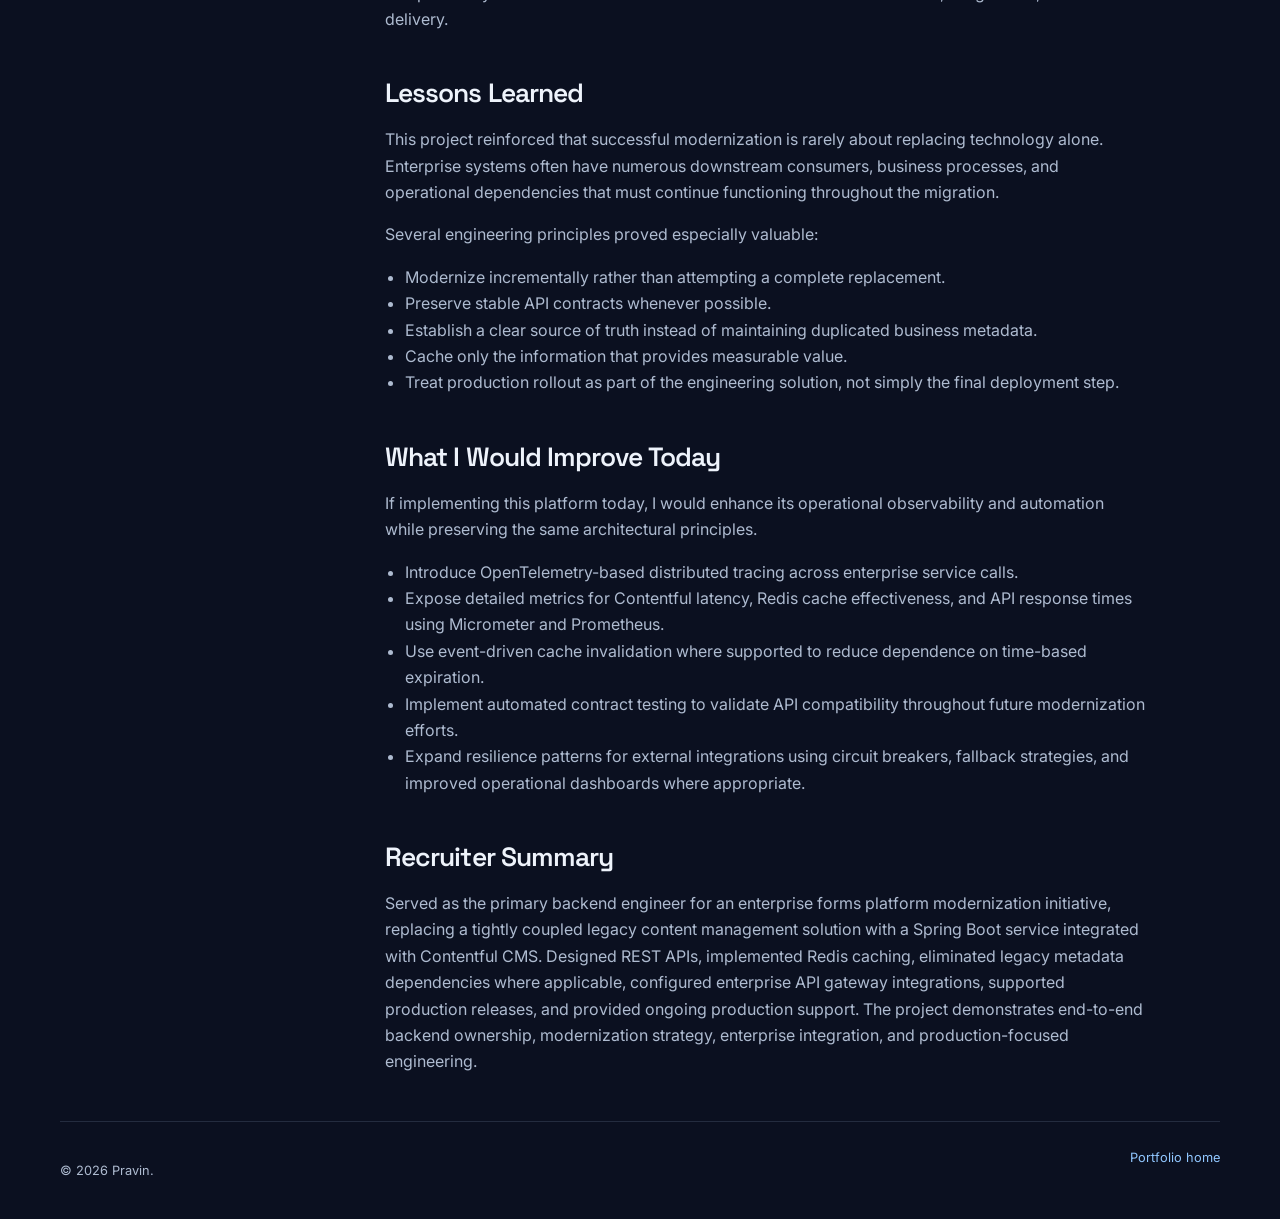
<file: projects/sql-optimization.html>
<!doctype html>
<html lang="en">

<head>

    <meta charset="utf-8">

    <meta name="viewport" content="width=device-width,initial-scale=1">

    <meta name="description"
          content="An enterprise forms platform modernization case study by Pravin, covering Spring Boot, Java 17, Contentful CMS, Redis caching, REST APIs, and production delivery.">

    <title>Enterprise Forms Platform Modernization | Pravin Jorigal</title>

    <link rel="preconnect" href="https://fonts.googleapis.com">

    <link rel="preconnect" href="https://fonts.gstatic.com" crossorigin>

    <link href="https://fonts.googleapis.com/css2?family=DM+Mono:wght@400;500&family=Inter:wght@400;500;600;700&family=Space+Grotesk:wght@500;600;700&display=swap"
          rel="stylesheet">

    <link rel="stylesheet" href="../style.css">

</head>

<body>

<header class="site-header">

    <nav class="nav shell">

        <a class="wordmark" href="../index.html">

            Pravin Jorigal

        </a>

        <a class="button quiet" href="../index.html#projects">

            ← All case studies

        </a>

    </nav>

</header>

<main class="case-page shell">

    <section class="case-hero reveal">

        <p class="kicker">

            08 / Enterprise Modernization · Platform Engineering

        </p>

        <h1>

            Enterprise Forms Platform Modernization

        </h1>

        <p class="lead">

            Modernized an enterprise forms platform by replacing a tightly coupled legacy
            content management solution with a headless CMS, redesigning backend APIs,
            eliminating legacy metadata dependencies, and delivering the solution through
            production with end-to-end backend ownership.

        </p>

        <div class="case-meta">

<span>

Role · Senior Backend Engineer

</span>

            <span>

Domain · Life Insurance

</span>

            <span>

Production · Yes

</span>

            <span>

Stack · Java 17, Spring Boot, Contentful, Redis

</span>

            <span>

Focus · Platform Modernization

</span>

        </div>

    </section>

    <section class="case-content reveal">

        <aside>

            <p class="kicker">

                At a glance

            </p>

            <dl>

                <dt>

                    Platform

                </dt>

                <dd>

                    Enterprise Forms Platform

                </dd>

                <dt>

                    Technology

                </dt>

                <dd>

                    Java 17, Spring Boot, Contentful, Redis, Oracle, Apigee

                </dd>

                <dt>

                    Primary Goal

                </dt>

                <dd>

                    Modernize legacy forms management while preserving business functionality

                </dd>

            </dl>

        </aside>

        <div>

            <h2>

                Executive Summary

            </h2>

            <p>

                The Forms Modernization initiative transformed a legacy forms platform into a
                modern Spring Boot service backed by Contentful, a headless content management
                system. Beyond migrating technology, the project redesigned how form metadata
                was managed, reduced dependence on legacy Oracle metadata, introduced
                performance-conscious caching, and exposed stable REST APIs for multiple client
                applications.

            </p>

            <p>

                As the primary backend engineer for this module, I owned backend implementation
                from API development through production deployment, including enterprise
                integrations, Redis caching, API gateway configuration, QA support, UAT support,
                and post-production issue resolution.

            </p>

            <h2>

                Business Context

            </h2>

            <p>

                The existing forms platform had evolved over several years and relied on legacy
                Java technology, IBM WebSphere, JSP-based applications, and an older content
                management solution. Form metadata was distributed across multiple systems,
                making enhancements slower and increasing operational complexity whenever new
                forms or business changes were introduced.

            </p>

            <p>

                The modernization initiative sought to create a simpler and more maintainable
                architecture by introducing Spring Boot microservices, REST APIs, and
                Contentful as the primary content management platform. At the same time, the
                new solution needed to preserve existing business behaviour so that multiple
                consumer applications could transition without disruption.

            </p>

            <h2>

                Modernization Challenge

            </h2>

            <p>

                The project was not simply a technology migration. Existing consumers depended
                on stable API behaviour while business users relied on familiar forms and
                document workflows. The challenge was to modernize the platform without forcing
                changes on downstream applications or disrupting day-to-day business
                operations.

            </p>

            <p>

                Another significant challenge involved replacing legacy Oracle-driven form
                metadata with information derived directly from Contentful. During migration,
                both approaches needed to coexist until all forms had transitioned to the new
                platform, requiring careful design to maintain consistency throughout the
                modernization effort.

            </p>
            <h2>

                My Engineering Ownership

            </h2>

            <p>

                I was the primary backend engineer responsible for the Forms Modernization
                service. Working alongside a frontend engineer and the broader technical
                leadership, I owned backend implementation from development through production,
                ensuring the new platform integrated cleanly with enterprise systems while
                maintaining compatibility with existing business workflows.

            </p>

            <p>

                My responsibilities extended beyond coding. They included designing REST APIs,
                integrating Contentful, implementing Redis caching, configuring Apigee,
                supporting QA and UAT, coordinating production releases, and resolving
                production issues after deployment. This provided complete visibility into the
                service throughout its lifecycle rather than ownership of only isolated backend
                tasks.

            </p>

            <ul>

                <li>

                    Designed and implemented Spring Boot REST APIs.

                </li>

                <li>

                    Integrated the platform with Contentful CMS.

                </li>

                <li>

                    Implemented Redis caching for processed metadata.

                </li>

                <li>

                    Configured Apigee proxies and API products.

                </li>

                <li>

                    Created mock APIs to enable parallel frontend development.

                </li>

                <li>

                    Supported QA, UAT, production deployment, and post-release issue resolution.

                </li>

                <li>

                    Collaborated with infrastructure teams for secure routing and production
                    configuration.

                </li>

            </ul>

            <h2>

                Modernization Strategy

            </h2>

            <p>

                Rather than attempting a high-risk replacement of the legacy platform, the
                modernization followed an incremental approach. Existing consumers continued to
                receive stable REST APIs while backend implementation gradually transitioned
                away from the legacy content management system toward Contentful.

            </p>

            <p>

                One important objective was reducing architectural duplication. Historically,
                form metadata was partially maintained within Oracle while content itself lived
                elsewhere. The new design treated Contentful as the primary content source,
                allowing business metadata to be derived directly from CMS content instead of
                maintaining parallel metadata structures wherever possible.

            </p>

            <p>

                This approach simplified long-term maintenance while allowing legacy metadata to
                coexist during the migration period until all forms had been successfully
                transitioned.

            </p>

            <h2>

                Key Engineering Decisions

            </h2>

            <h3>

                1. Adopt a Headless CMS

            </h3>

            <p>

                Replacing the legacy content management platform with Contentful separated
                content management from application deployment. Business users could manage
                forms and related metadata without requiring backend code changes or application
                releases, improving maintainability and reducing operational overhead.

            </p>

            <h3>

                2. Derive Business Metadata from Contentful

            </h3>

            <p>

                Instead of continuing to depend on Oracle metadata for determining form types,
                the backend extracted and transformed metadata directly from Contentful's
                content model. This reduced duplication, simplified the architecture, and
                moved the platform toward a single source of truth for form information while
                remaining compatible with legacy data during migration.

            </p>

            <h3>

                3. Cache Processed Metadata Instead of Raw CMS Responses

            </h3>

            <p>

                Contentful responses contained deeply nested structures designed for content
                management rather than API consumption. Rather than caching entire CMS
                responses, the application cached only processed business metadata such as form
                types, categories, keywords, and states. This reduced repeated parsing,
                improved response times, and kept the cache focused on information the
                application actually consumed.

            </p>

            <h3>

                4. Do Not Cache PDF Documents

            </h3>

            <p>

                Only metadata was cached. PDF documents were always retrieved directly from
                Contentful so users consistently received the latest approved version. This
                avoided stale document downloads while preventing large binary files from
                occupying unnecessary cache memory.

            </p>

            <h3>

                5. Maintain Stable API Contracts

            </h3>

            <p>

                Although backend implementation changed significantly, REST APIs were designed
                to remain stable for consuming applications. Preserving API contracts reduced
                migration risk and allowed frontend applications to adopt the modernized
                platform without unnecessary changes.

            </p>

            <h2>

                Enterprise Integrations

            </h2>

            <p>

                The Forms Modernization service acted as an integration layer between multiple
                enterprise systems. Depending on the authenticated user's context, the backend
                combined business information from internal services with content managed in
                Contentful before returning a unified response to the client application.

            </p>

            <p>

                For authenticated users, the service integrated with enterprise authentication
                and business APIs before determining which forms were applicable. Member,
                employer, and broker users followed different business rules, while Contentful
                provided the centralized content and metadata required to build the final API
                response.

            </p>

            <p>

                This integration-centric design allowed business rules, authentication, and
                content management to remain independent while exposing a consistent REST API
                to frontend applications.

            </p>

            <h2>

                Production Rollout & Validation

            </h2>

            <p>

                The modernization effort extended well beyond implementation. After completing
                development, I supported functional testing, integration testing, QA, UAT,
                production deployment, smoke testing, and post-release monitoring to ensure the
                new platform behaved consistently under real production workloads.

            </p>

            <p>

                Following deployment, production support included investigating reported
                issues, validating API behaviour, resolving defects, and confirming that new
                forms and metadata were correctly served through the modernized platform.
                Working across the entire delivery lifecycle helped ensure modernization was
                successful not only from a development perspective but also from an operational
                one.

            </p>
            <h2>

                Results

            </h2>

            <div class="result">

                <b>

                    Modernized Platform

                </b>

                <p>

                    <strong>Simplified enterprise architecture</strong><br>

                    Successfully modernized a legacy forms platform by introducing Spring Boot,
                    REST APIs, and a headless CMS while maintaining compatibility with existing
                    business workflows throughout the migration.

                </p>

            </div>

            <br>

            <div class="result">

                <b>

                    Reduced Legacy Dependencies

                </b>

                <p>

                    <strong>Moved toward a single source of truth</strong><br>

                    Derived business metadata directly from Contentful wherever applicable,
                    reducing reliance on legacy Oracle metadata and simplifying long-term platform
                    maintenance.

                </p>

            </div>

            <br>

            <div class="result">

                <b>

                    Production Ready

                </b>

                <p>

                    <strong>Delivered end-to-end ownership</strong><br>

                    Supported the service from implementation through QA, UAT, production release,
                    and post-production support, ensuring the modernized platform operated reliably
                    in a production environment.

                </p>

            </div>

            <p>

                Beyond the technology upgrade, the project established a foundation for future
                enhancements by separating content management from application logic. Business
                users could manage forms independently while backend services remained focused
                on business rules, integrations, and API delivery.

            </p>

            <h2>

                Lessons Learned

            </h2>

            <p>

                This project reinforced that successful modernization is rarely about replacing
                technology alone. Enterprise systems often have numerous downstream consumers,
                business processes, and operational dependencies that must continue functioning
                throughout the migration.

            </p>

            <p>

                Several engineering principles proved especially valuable:

            </p>

            <ul>

                <li>

                    Modernize incrementally rather than attempting a complete replacement.

                </li>

                <li>

                    Preserve stable API contracts whenever possible.

                </li>

                <li>

                    Establish a clear source of truth instead of maintaining duplicated business
                    metadata.

                </li>

                <li>

                    Cache only the information that provides measurable value.

                </li>

                <li>

                    Treat production rollout as part of the engineering solution, not simply the
                    final deployment step.

                </li>

            </ul>

            <h2>

                What I Would Improve Today

            </h2>

            <p>

                If implementing this platform today, I would enhance its operational
                observability and automation while preserving the same architectural principles.

            </p>

            <ul>

                <li>

                    Introduce OpenTelemetry-based distributed tracing across enterprise service
                    calls.

                </li>

                <li>

                    Expose detailed metrics for Contentful latency, Redis cache effectiveness, and
                    API response times using Micrometer and Prometheus.

                </li>

                <li>

                    Use event-driven cache invalidation where supported to reduce dependence on
                    time-based expiration.

                </li>

                <li>

                    Implement automated contract testing to validate API compatibility throughout
                    future modernization efforts.

                </li>

                <li>

                    Expand resilience patterns for external integrations using circuit breakers,
                    fallback strategies, and improved operational dashboards where appropriate.

                </li>

            </ul>

            <h2>

                Recruiter Summary

            </h2>

            <p>

                Served as the primary backend engineer for an enterprise forms platform
                modernization initiative, replacing a tightly coupled legacy content management
                solution with a Spring Boot service integrated with Contentful CMS. Designed
                REST APIs, implemented Redis caching, eliminated legacy metadata dependencies
                where applicable, configured enterprise API gateway integrations, supported
                production releases, and provided ongoing production support. The project
                demonstrates end-to-end backend ownership, modernization strategy, enterprise
                integration, and production-focused engineering.

            </p>

        </div>

    </section>

</main>

<footer class="footer shell">

    <p>

        © <span class="year"></span> Pravin.

    </p>

    <a href="../index.html">

        Portfolio home

    </a>

</footer>

<script src="../script.js"></script>

</body>

</html>
</file>
<file: style.css>
:root {
    --bg: #0b1020;
    --surface: #11192c;
    --card: rgba(20, 30, 51, .72);
    --text: #eef3fb;
    --muted: #aebbd0;
    --line: rgba(181, 203, 239, .15);
    --accent: #62a3ff;
    --accent-2: #91c7ff;
    --shadow: 0 22px 70px rgba(0, 0, 0, .26);
}

html[data-theme="light"] {
    --bg: #f6f8fc;
    --surface: #fff;
    --card: rgba(255, 255, 255, .76);
    --text: #131b2c;
    --muted: #54627a;
    --line: rgba(26, 47, 84, .14);
    --accent: #1769d6;
    --accent-2: #0a55b7;
    --shadow: 0 22px 70px rgba(19, 38, 74, .12);
}

* {
    box-sizing: border-box;
}

html {
    scroll-behavior: smooth;
}

body {
    margin: 0;
    background: radial-gradient(900px 500px at 86% 5%, rgba(59, 130, 246, .16), transparent 70%), var(--bg);
    color: var(--text);
    font: 400 16px/1.65 Inter, system-ui, sans-serif;
}

.shell {
    width: min(1160px, calc(100% - 48px));
    margin-inline: auto;
}

.skip-link {
    position: absolute;
    left: -999px;
    z-index: 50;
    background: var(--text);
    color: var(--bg);
    padding: 10px;
}

.skip-link:focus {
    left: 16px;
    top: 16px;
}

.scroll-progress {
    position: fixed;
    inset: 0 auto auto 0;
    width: var(--progress, 0%);
    height: 3px;
    z-index: 20;
    background: var(--accent);
}

.site-header {
    position: sticky;
    top: 0;
    z-index: 10;
    backdrop-filter: blur(16px);
    border-bottom: 1px solid var(--line);
    background: color-mix(in srgb, var(--bg) 82%, transparent);
}

.nav {
    min-height: 72px;
    display: flex;
    align-items: center;
    justify-content: space-between;
    gap: 24px;
}

.wordmark {
    color: var(--text);
    font: 700 1.6rem/1 "Space Grotesk";
    text-decoration: none;
}

.wordmark span, .kicker {
    color: var(--accent);
}

.nav-links {
    display: flex;
    align-items: center;
    gap: 24px;
}

.nav a {
    color: var(--muted);
    font-size: .9rem;
    text-decoration: none;
}

.nav a:hover, .footer a, .case-card a {
    color: var(--accent-2);
}

button {
    font: inherit;
}

.theme-toggle, .menu-toggle {
    padding: 7px 10px;
    border: 1px solid var(--line);
    border-radius: 8px;
    background: transparent;
    color: var(--text);
    cursor: pointer;
}

.menu-toggle {
    display: none;
}

.hero {
    display: grid;
    grid-template-columns:1.1fr .9fr;
    align-items: center;
    gap: 72px;
    padding: 112px 0 76px;
}

.kicker, .case-number, .map-label {
    font: 500 .72rem/1.2 "DM Mono", monospace;
    letter-spacing: .1em;
    text-transform: uppercase;
}

h1, h2, h3 {
    color: var(--text);
}

.hero h1,
.section-intro h2,
.contact h2 {
    margin: 18px 0 24px;
    font-family: "Space Grotesk", sans-serif;
    font-weight: 600;
    font-size: clamp(2.4rem, 2vw, 4.2rem);
    line-height: 1.08;
    letter-spacing: -0.05em;
}

.hero h1 em {
    color: var(--accent-2);
    font-style: normal;
}

.lead {
    max-width: 640px;
    color: var(--muted);
    font-size: 1.08rem;
}

.actions {
    display: flex;
    flex-wrap: wrap;
    gap: 12px;
    margin: 32px 0;
}

.button {
    display: inline-flex;
    align-items: center;
    gap: 10px;
    padding: 12px 16px;
    border: 1px solid var(--line);
    border-radius: 9px;
    color: var(--text);
    font-size: .9rem;
    font-weight: 600;
    text-decoration: none;
    transition: .2s;
}

.button:hover {
    border-color: var(--accent);
    transform: translateY(-2px);
}

.primary {
    border-color: var(--accent);
    background: var(--accent);
    color: #06101f;
}

.primary:hover {
    background: var(--accent-2);
}

.hero-tags, .snapshot-list {
    display: flex;
    flex-wrap: wrap;
    gap: 8px;
    padding: 0;
    list-style: none;
}

.hero-tags li {
    padding: 6px 9px;
    border: 1px solid var(--line);
    border-radius: 999px;
    color: var(--muted);
    font: .75rem "DM Mono";
}

.system-map {
    padding: 28px;
    border: 1px solid var(--line);
    border-radius: 18px;
    background: linear-gradient(145deg, var(--card), transparent);
    box-shadow: var(--shadow);
    text-align: center;
}

.map-label {
    display: block;
    margin-bottom: 24px;
    color: var(--muted);
}

.node {
    width: min(230px, 90%);
    margin: auto;
    padding: 10px;
    border: 1px solid var(--line);
    border-radius: 9px;
    background: var(--surface);
    color: var(--accent-2);
    font: 500 .78rem "DM Mono";
}

.node.service {
    border-color: var(--accent);
    color: var(--text);
}

.system-map > i, .branches i {
    display: block;
    width: 1px;
    height: 23px;
    margin: auto;
    background: var(--accent);
}


.diagram-note {
    margin-top: 24px;
    font-size: .82rem;
    line-height: 1.6;
    color: var(--muted);
    text-align: center;
}

.branches {
    display: flex;
    justify-content: center;
    gap: 8px;
}

.branches > div {
    flex: 1;
}

.small {
    width: 100%;
    font-size: .67rem;
}

.metrics {
    display: grid;
    grid-template-columns:repeat(6, 1fr);
    border: 1px solid var(--line);
    border-radius: 14px;
    background: var(--card);
}

.metric {
    padding: 21px 16px;
    border-right: 1px solid var(--line);
}

.metric:last-child {
    border: 0;
}

.metric strong {
    display: block;
    font: 600 clamp(1.2rem, 2vw, 1.8rem)/1.1 "Space Grotesk";
    letter-spacing: -.04em;
}

.metric span {
    display: block;
    margin-top: 6px;
    color: var(--muted);
    font-size: .72rem;
    line-height: 1.4;
}

.section {
    padding: 116px 0;
}

.two-col {
    display: grid;
    grid-template-columns:.9fr 1.1fr;
    gap: 9vw;
}

.section-intro {
    max-width: 680px;
}

.section-intro h2 {
    font-size: clamp(1.8rem, 3vw, 3rem);
}

.section-intro > p:not(.kicker), .prose {
    color: var(--muted);
}

.prose {
    font-size: 1.03rem;
}

.prose p:first-child {
    margin-top: 0;
}

.engineering-principles {
    margin: 24px 0 30px;
    padding: 0;
    list-style: none;
}

.engineering-principles li {
    position: relative;
    padding-left: 22px;
    margin-bottom: 10px;
    color: var(--muted);
}

.engineering-principles li::before {
    content: "•";
    position: absolute;
    left: 0;
    color: var(--accent);
    font-weight: 700;
}

.facts {
    display: grid;
    grid-template-columns:repeat(3, 1fr);
    gap: 16px;
    margin-top: 34px;
    padding-top: 20px;
    border-top: 1px solid var(--line);
}

.facts dt {
    color: var(--accent);
    font: .65rem "DM Mono";
    text-transform: uppercase;
}

.facts dd {
    margin: 5px 0;
    color: var(--text);
    font-size: .85rem;
}

.capability-grid, .case-grid {
    display: grid;
    grid-template-columns:repeat(2, 1fr);
    gap: 16px;
    margin-top: 40px;
}

.capability, .case-card {
    padding: 28px;
    border: 1px solid var(--line);
    border-radius: 14px;
    background: var(--card);
    box-shadow: 0 8px 30px rgba(0, 0, 0, .08);
}

.capability h3, .case-card h3 {
    margin: 0 0 10px;
    font: 600 1.25rem "Space Grotesk";
}

.capability p, .case-card p {
    margin: 0;
    color: var(--muted);
}

.timeline {
    margin: 44px 0 0;
    padding: 0;
    list-style: none;
}

.timeline li {
    display: grid;
    grid-template-columns:120px minmax(0, 1fr);
    gap: 28px;
    padding: 26px 0;
    border-top: 1px solid var(--line);
}

.period {
    margin-top: 4px;
    color: var(--accent);
    font: .75rem "DM Mono";
    white-space: nowrap;
}

.timeline h3 {
    margin: 0 0 12px;
    font: 600 1.45rem "Space Grotesk";
}

.timeline h3 span {
    color: var(--muted);
    font-weight: 500;
}

.timeline li p:not(.period) {
    max-width: 900px;
    color: var(--muted);
}

.experience-summary {
    margin: 18px 0 28px;
}

.experience-highlights {
    display: grid;
    grid-template-columns:repeat(2, minmax(0, 1fr));
    gap: 18px 36px;
}

.highlight {
    display: flex;
    align-items: flex-start;
    gap: 14px;
}

.highlight-icon {
    flex: none;
    width: 28px;
    height: 28px;

    display: grid;
    place-items: center;

    border-radius: 50%;
    background: rgba(98, 163, 255, .12);

    color: var(--accent);

    font-weight: 700;
}

.highlight p {
    margin: 0;
    line-height: 1.6;
}

.timeline ul, .case-content ul {
    padding-left: 20px;
}

.case-card {
    display: flex;
    min-height: 254px;
    flex-direction: column;
    align-items: flex-start;
    transition: .25s;
}

.case-card:hover {
    border-color: var(--accent);
    transform: translateY(-4px);
}

.case-card.featured {
    grid-column: span 2;
    background: linear-gradient(135deg, rgba(47, 113, 220, .28), var(--card));
    border: 1px solid rgba(98, 163, 255, .45);
    position: relative;
    overflow: hidden;
}

.case-card.featured::before {
    content: "FEATURED";
    position: absolute;
    top: 18px;
    right: -42px;
    width: 180px;
    text-align: center;
    padding: 5px 0;
    background: var(--accent);
    color: #06101f;
    font: 600 .62rem "DM Mono", monospace;
    letter-spacing: .12em;
    transform: rotate(35deg);
}

.case-number {
    margin-bottom: 26px !important;
    color: var(--accent) !important;
}

.case-tech {
    display: flex;
    flex-wrap: wrap;
    gap: 8px;
    margin: 18px 0;
}

.case-tech span {
    padding: 5px 10px;
    border: 1px solid var(--line);
    border-radius: 999px;
    background: rgba(98, 163, 255, 0.08);
    color: var(--accent);
    font: 500 .7rem "DM Mono", monospace;
}

.case-card a {
    margin-top: auto;
    font-size: .85rem;
    font-weight: 600;
    text-decoration: none;
}

.impact {
    display: flex;
    align-items: center;
    gap: 14px;
    margin: 20px 0;
}

.impact b {
    font: 600 2.2rem/1 "Space Grotesk";
    letter-spacing: -.06em;
}

.impact span {
    color: var(--muted);
    font-size: .8rem;
}

.snapshots {
    border-top: 1px solid var(--line);
}

.snapshot-list {
    margin-top: 34px;
}

.snapshot-list li {
    padding: 10px 12px;
    border: 1px solid var(--line);
    border-radius: 7px;
    color: var(--muted);
    font-size: .85rem;
}

.explore {
    padding-top: 70px;
}

.explore > div {
    padding-left: 24px;
    border-left: 3px solid var(--accent);
}

.explore p:not(.kicker) {
    color: var(--muted);
}

.contact {
    margin: 68px auto 100px;
    padding: 56px;
    border: 1px solid var(--line);
    border-radius: 20px;
    background: linear-gradient(120deg, rgba(48, 115, 224, .19), var(--card));
    box-shadow: var(--shadow);
}

.contact h2 {
    max-width: 900px;
    font-size: clamp(2rem, 4vw, 3.5rem);
}

.contact > p:not(.kicker), .contact small {
    color: var(--muted);
}

.contact small {
    display: block;
}

.footer {
    display: flex;
    justify-content: space-between;
    gap: 24px;
    padding: 25px 0;
    border-top: 1px solid var(--line);
    color: var(--muted);
    font-size: .8rem;
}

.footer a {
    text-decoration: none;
}

.case-page {
    padding: 82px 0 30px;
}

.case-hero {
    max-width: 900px;
    padding-bottom: 58px;
}

.case-hero h1 {
    margin: 18px 0;
    font: 600 clamp(2.6rem, 6vw, 5.6rem)/1.02 "Space Grotesk";
    letter-spacing: -.06em;
}

.case-meta {
    display: flex;
    flex-wrap: wrap;
    gap: 8px;
    margin-top: 28px;
}

.case-meta span {
    padding: 6px 9px;
    border: 1px solid var(--line);
    border-radius: 999px;
    color: var(--muted);
    font: .72rem "DM Mono";
}

.case-content {
    display: grid;
    grid-template-columns:250px minmax(0, 760px);
    gap: 75px;
    padding-top: 42px;
    border-top: 1px solid var(--line);
}

.case-content aside {
    position: sticky;
    top: 100px;
    height: max-content;
}

.case-content dl {
    margin: 18px 0;
}

.case-content dt {
    margin-top: 18px;
    color: var(--accent);
    font: .65rem "DM Mono";
    text-transform: uppercase;
}

.case-content dd {
    margin: 4px 0;
    color: var(--muted);
    font-size: .87rem;
    line-height: 1.55;
}

.case-content h2 {
    margin: 44px 0 12px;
    font: 600 1.65rem "Space Grotesk";
    letter-spacing: -.035em;
}

.case-content h2:first-child {
    margin-top: 0;
}

.case-content p, .case-content li {
    color: var(--muted);
}

.case-content code {
    color: var(--accent-2);
    font: 500 .88em "DM Mono";
}

.result {
    display: flex;
    align-items: center;
    gap: 18px;
    padding: 18px;
    border: 1px solid var(--line);
    border-radius: 12px;
    background: var(--card);
}

.result b {
    color: var(--accent-2);
    font: 600 2.1rem/1 "Space Grotesk";
}

.result p {
    margin: 0;
    font-size: .86rem;
}

.result strong {
    color: var(--text);
}

.resume-card {
    display: grid;
    grid-template-columns:1fr auto;
    align-items: center;
    gap: 32px;
    margin-top: 40px;
    padding: 36px;
    border: 1px solid var(--line);
    border-radius: 16px;
    background: var(--card);
    box-shadow: var(--shadow);
}

.resume-summary {
    display: grid;
    grid-template-columns:repeat(2, 1fr);
    gap: 14px 24px;
    margin: 0;
    padding: 0;
}

.resume-summary div {
    padding-top: 10px;
    border-top: 1px solid var(--line);
}

.resume-summary dt {
    color: var(--accent);
    font: .65rem "DM Mono";
    text-transform: uppercase;
}

.resume-summary dd {
    margin: 4px 0 0;
    color: var(--text);
    font-size: .85rem;
}

.cert-empty {
    grid-column: 1/-1;
    padding: 26px;
    border: 1px dashed var(--line);
    border-radius: 14px;
    color: var(--muted);
    font-size: .88rem;
}

@media (max-width: 850px) {
    .resume-card {
        grid-template-columns:1fr;
    }

    .resume-card .actions {
        margin: 0;
    }
}

.reveal {
    opacity: 0;
    transform: translateY(14px);
    transition: opacity .55s ease, transform .55s ease;
}

.reveal.visible {
    opacity: 1;
    transform: none;
}

@media (max-width: 850px) {
    .hero, .two-col {
        grid-template-columns:1fr;
        gap: 42px;
    }

    .hero {
        padding-top: 76px;
    }

    .metrics {
        grid-template-columns:repeat(3, 1fr);
    }

    .metric:nth-child(3) {
        border-right: 0;
    }

    .metric:nth-child(-n+3) {
        border-bottom: 1px solid var(--line);
    }

    .timeline li,
    .case-content {
        grid-template-columns:1fr;
        gap: 20px;
    }

    .timeline ul {
        grid-template-columns:1fr;
    }

    .experience-highlights {
        grid-template-columns:1fr;
    }

    .facts {
        grid-template-columns:1fr;
    }

    .system-map {
        max-width: 470px;
    }

    .section {
        padding: 80px 0;
    }

    .case-content aside {
        position: static;
    }

    .case-hero {
        padding-bottom: 42px;
    }
}

@media (max-width: 620px) {
    .shell {
        width: min(100% - 32px, 1160px);
    }

    .nav {
        min-height: 62px;
    }

    .menu-toggle {
        display: block;
    }

    .nav-links {
        display: none;
        position: absolute;
        top: 58px;
        right: 16px;
        left: 16px;
        flex-direction: column;
        align-items: stretch;
        padding: 14px;
        border: 1px solid var(--line);
        border-radius: 10px;
        background: var(--surface);
    }

    .nav-links.open {
        display: flex;
    }

    .nav-links a {
        padding: 7px;
    }

    .metrics, .capability-grid, .case-grid {
        grid-template-columns:1fr;
    }

    .metric, .metric:nth-child(3) {
        border-right: 0;
        border-bottom: 1px solid var(--line);
    }

    .metric:last-child {
        border-bottom: 0;
    }

    .case-card.featured {
        grid-column: auto;
    }

    .hero h1 {
        font-size: 2.7rem;
    }

    .section {
        padding: 68px 0;
    }

    .contact {
        margin-bottom: 68px;
        padding: 30px 22px;
    }

    .footer {
        flex-direction: column;
        gap: 4px;
    }

    .actions {
        margin: 25px 0;
    }

    .button {
        justify-content: center;
        width: 100%;
    }
}

.analytics-disclaimer {
    max-width: 760px;
    margin: 48px auto 0;
    padding-top: 20px;
    border-top: 1px solid var(--line);
}

.analytics-disclaimer p {
    margin: 0;
    font-size: 0.82rem;
    line-height: 1.6;
    color: var(--muted);
}

.analytics-disclaimer strong{
    display:block;
    margin-bottom:8px;
    color:var(--text);
    font:600 .78rem "DM Mono";
    text-transform:uppercase;
    letter-spacing:.08em;
}
</file>
